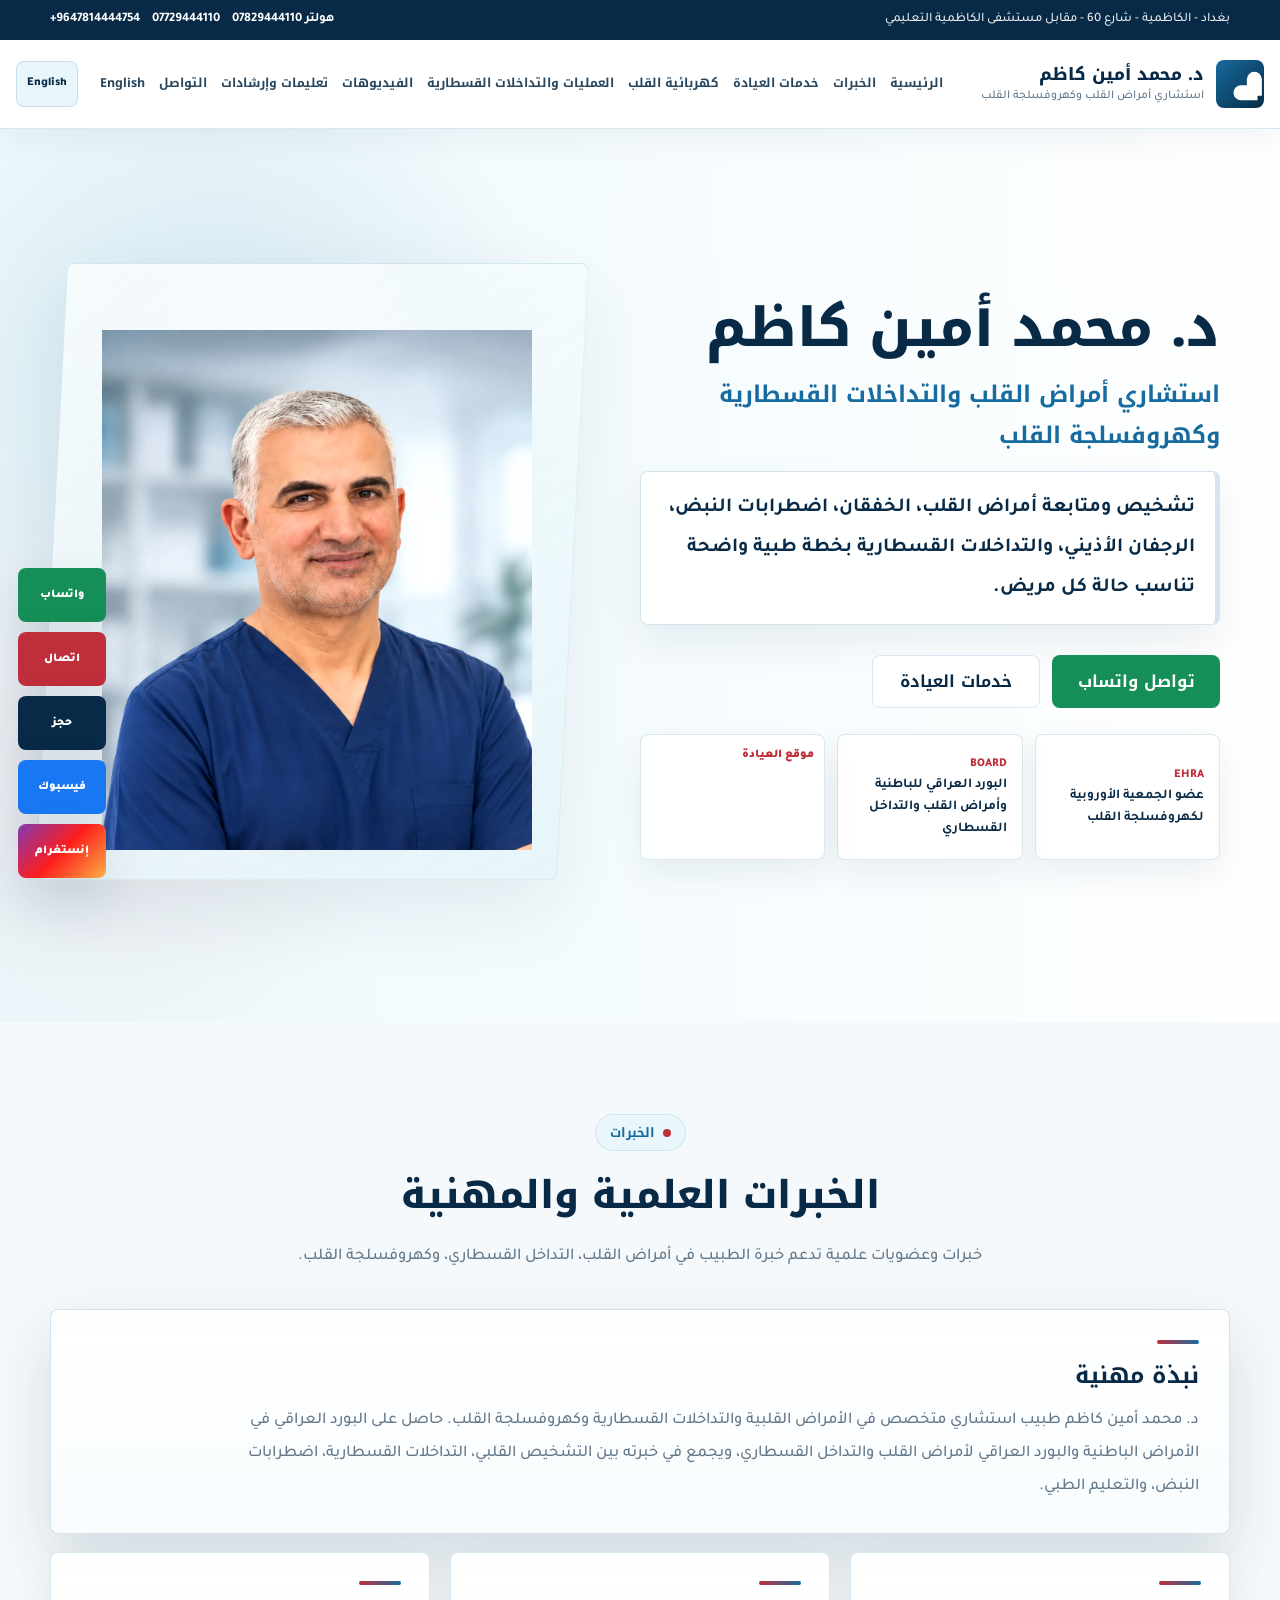
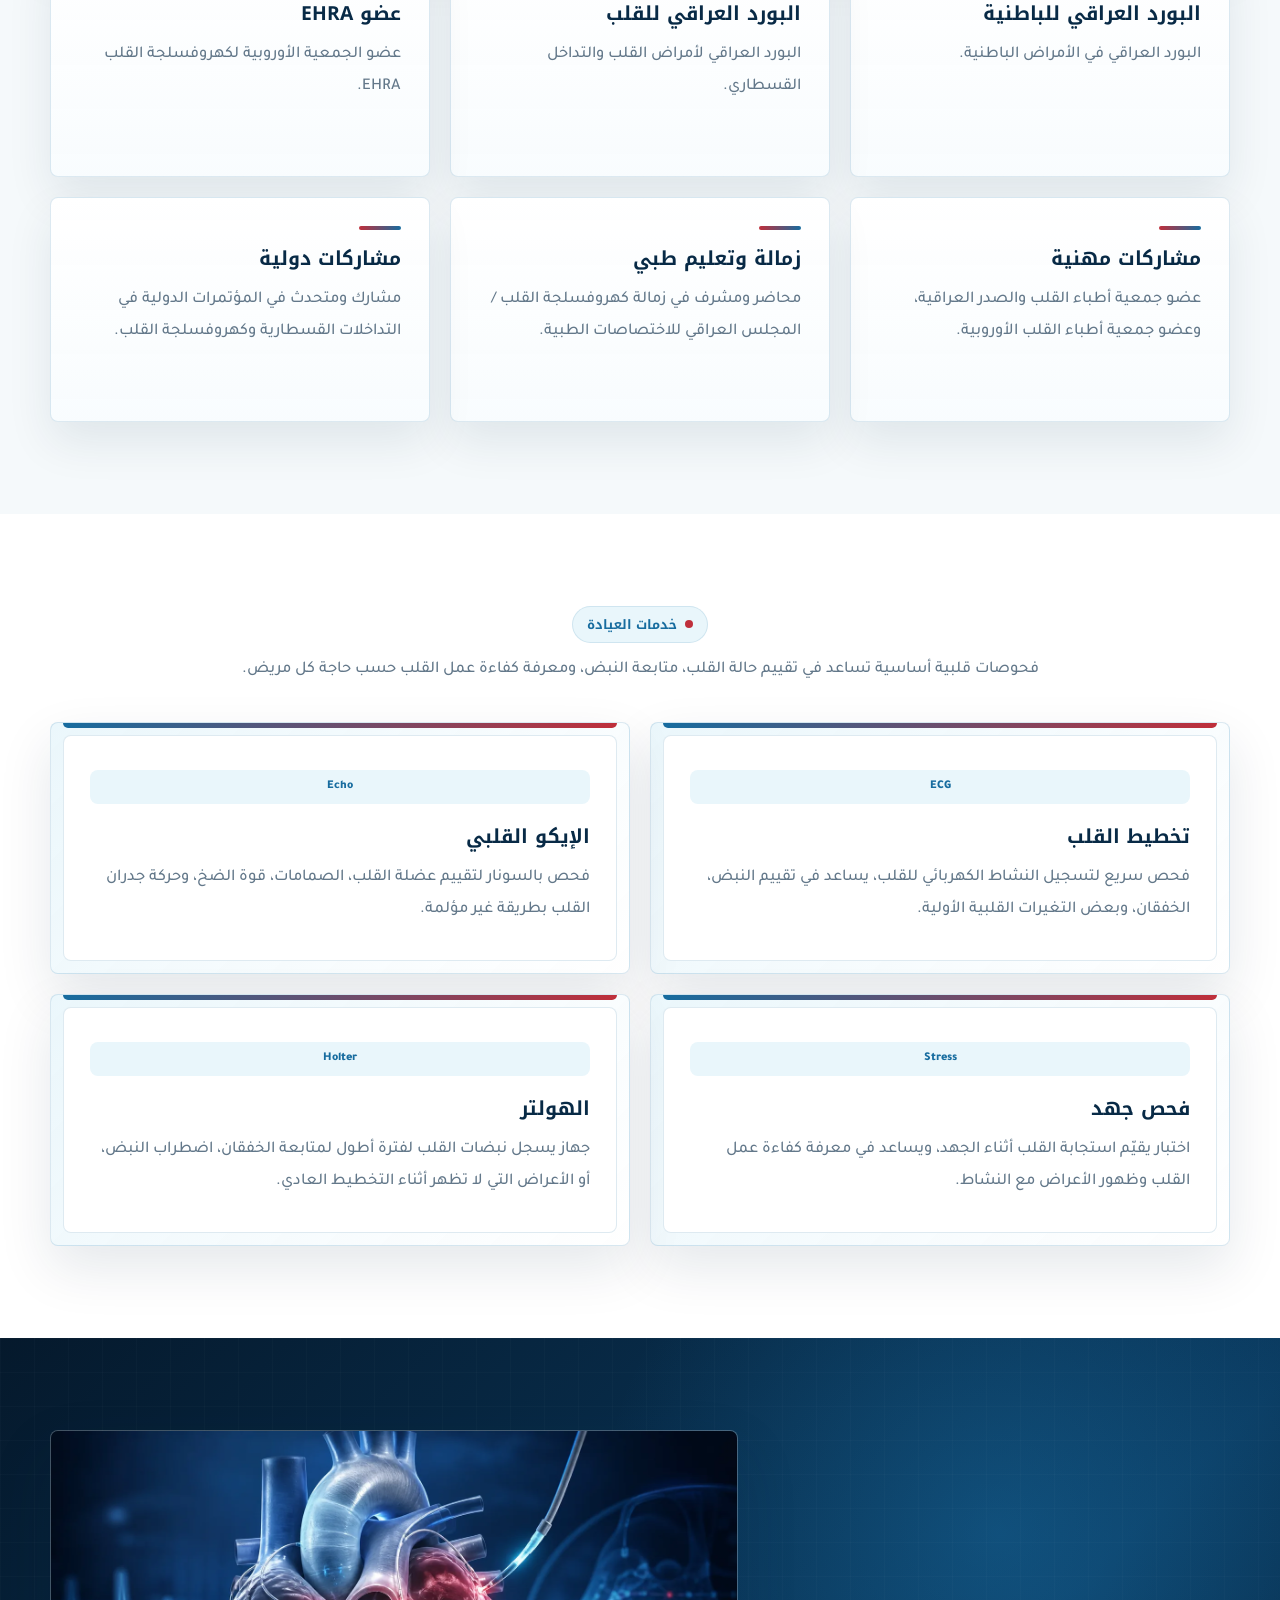
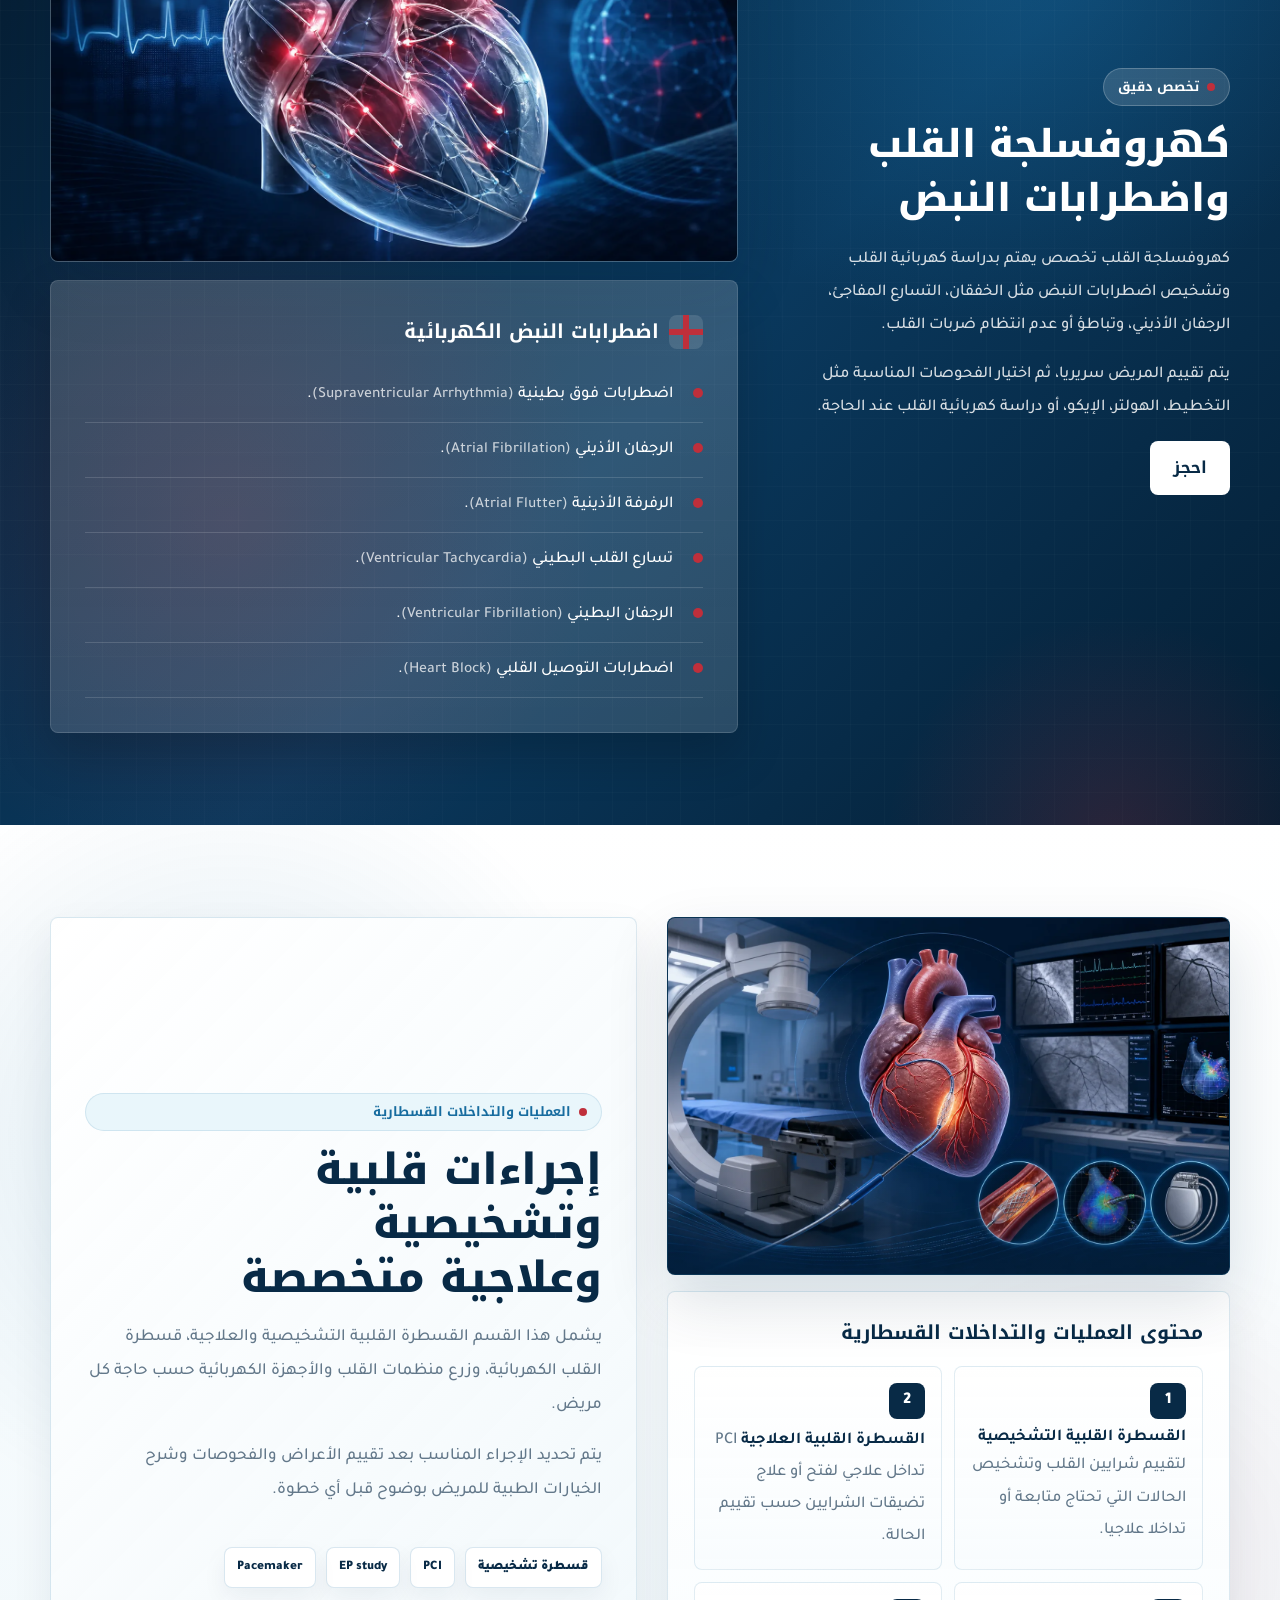
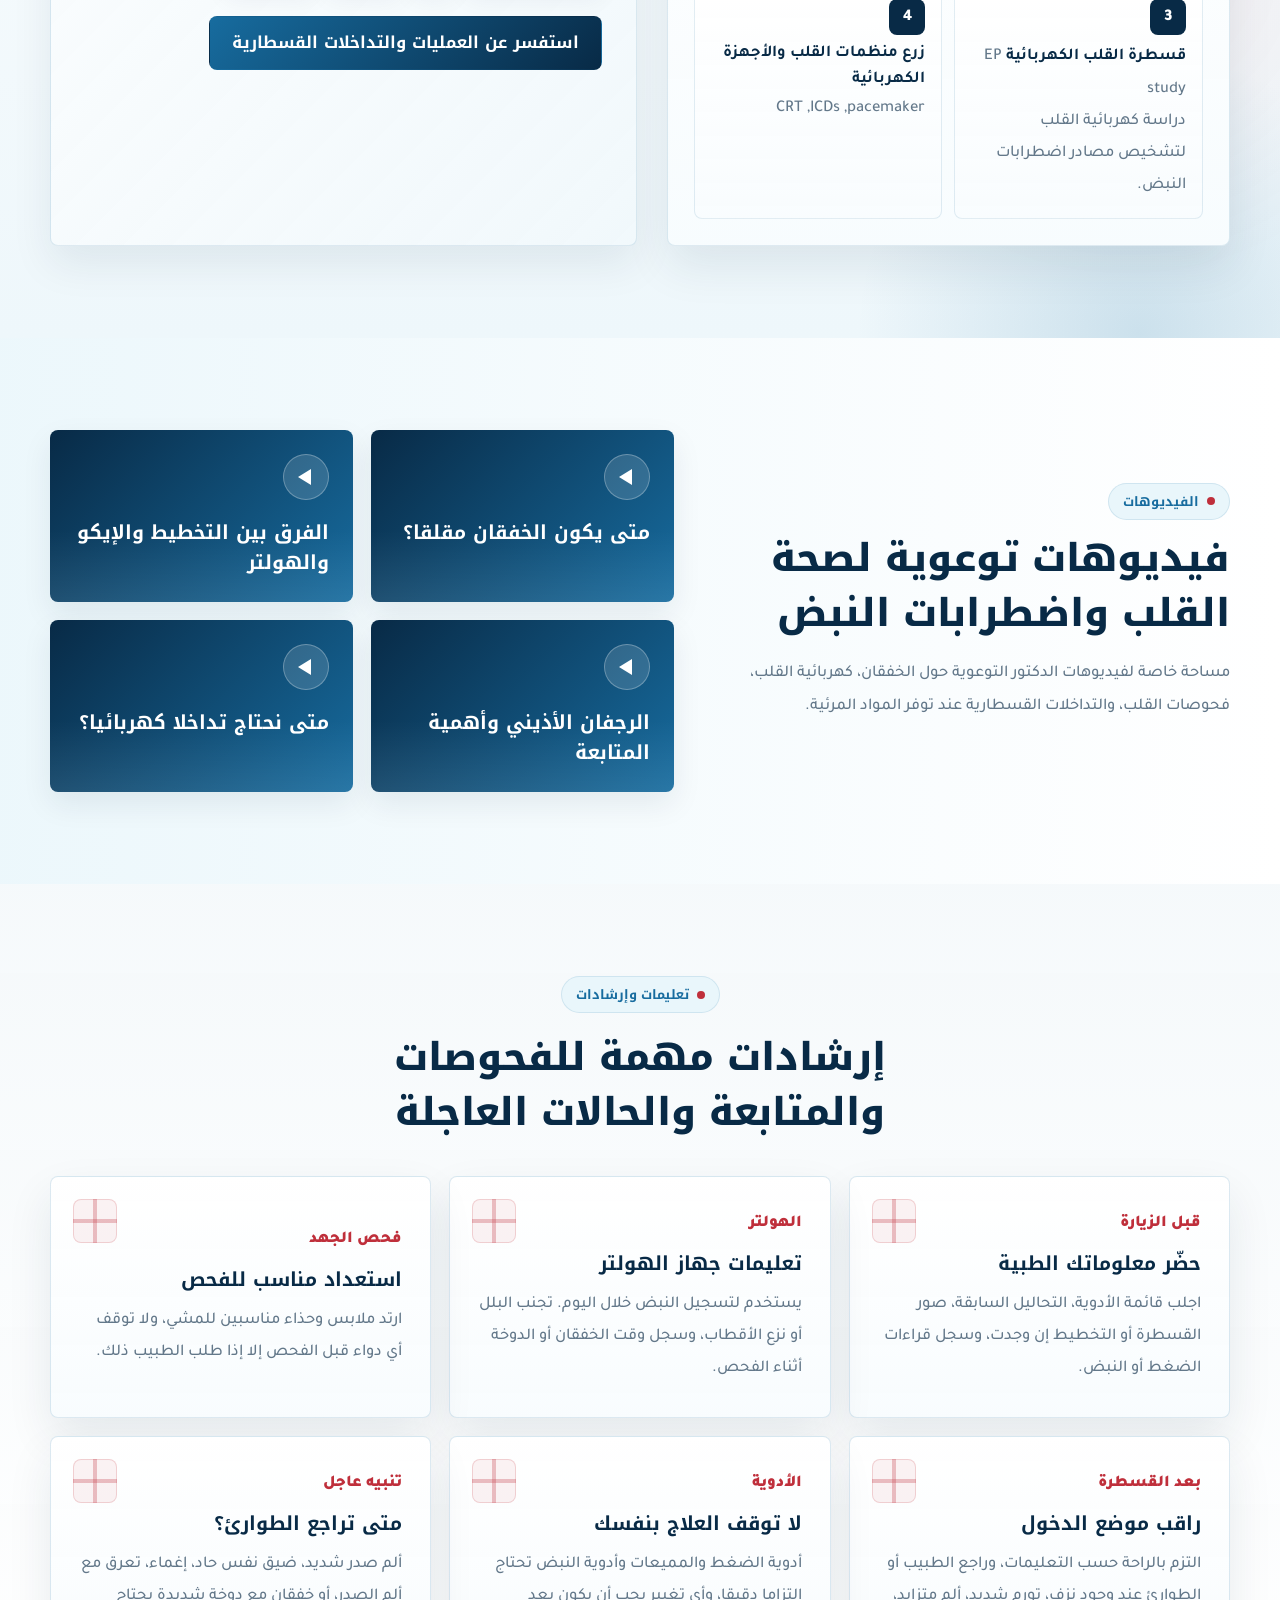
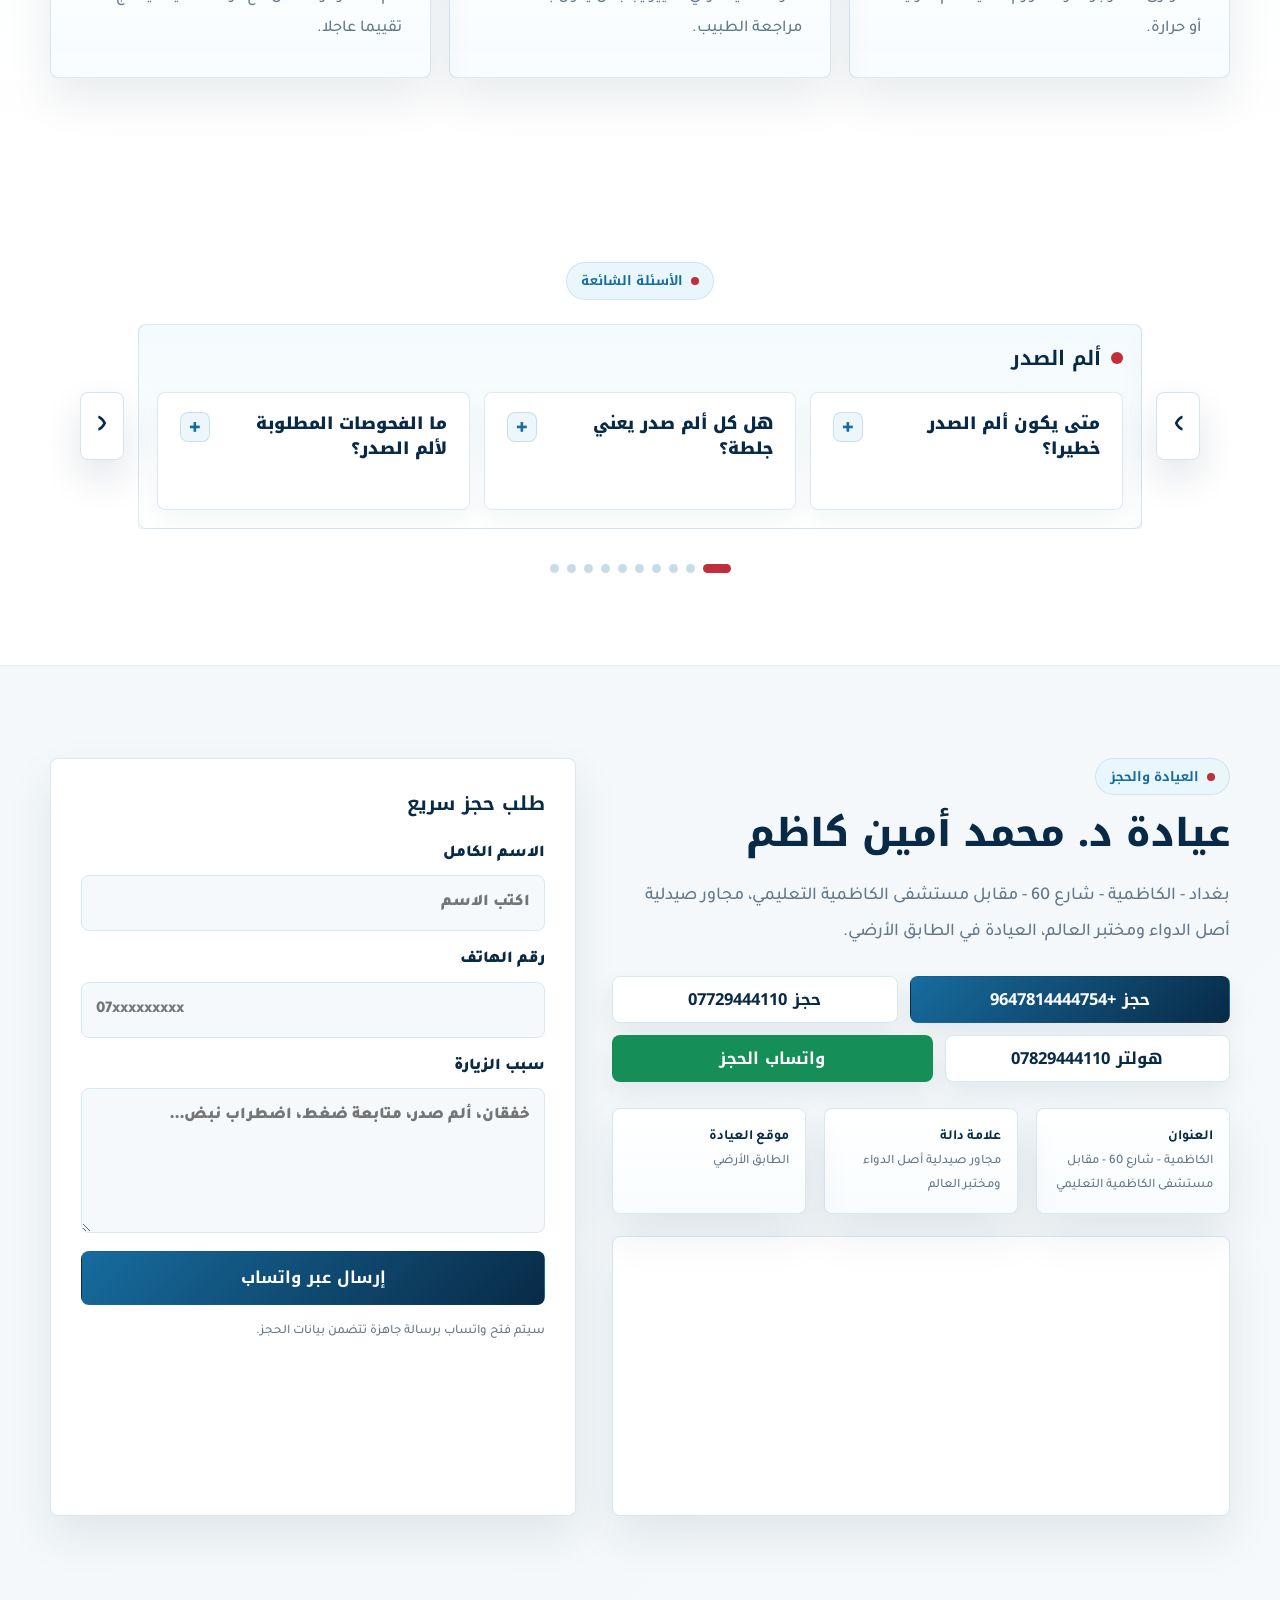
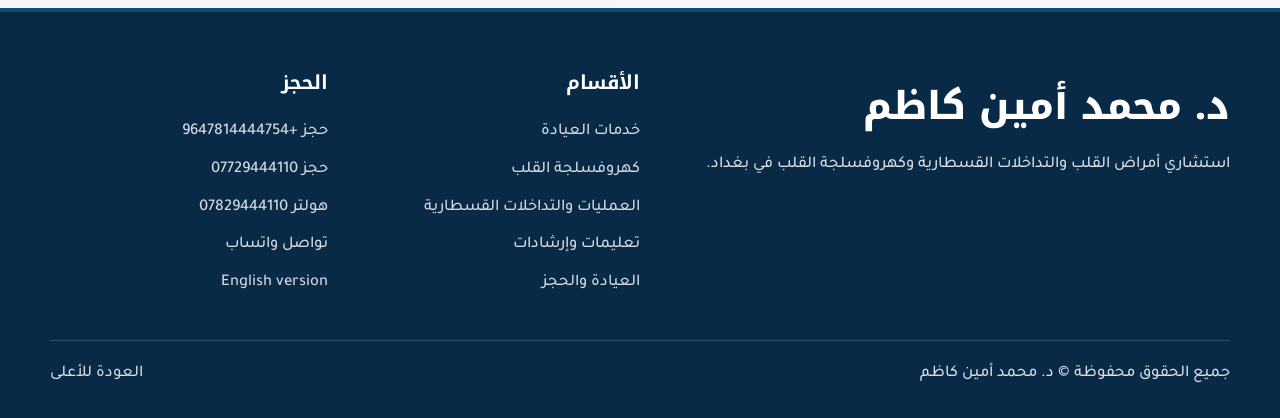
<file: index.html>
<!DOCTYPE html>
<html lang="ar" dir="rtl">
<head>
  <meta charset="UTF-8" />
  <meta name="viewport" content="width=device-width, initial-scale=1.0" />
  <title>د. محمد أمين كاظم | استشاري أمراض القلب وكهروفسلجة القلب في بغداد</title>
  <meta name="description" content="د. محمد أمين كاظم، استشاري أمراض القلب والتداخلات القسطارية وكهروفسلجة القلب في بغداد. تشخيص ومتابعة الخفقان، اضطرابات النبض، ألم الصدر، القسطرة القلبية وكهربائية القلب." />
  <meta name="keywords" content="دكتور قلب بغداد, دكتور قلب الكاظمية, كهروفسلجة القلب بغداد, كهربائية القلب, اضطرابات النبض, خفقان القلب, قسطرة القلب بغداد, د. محمد أمين كاظم" />
  <meta name="author" content="د. محمد أمين كاظم" />
  <meta name="theme-color" content="#082a46" />
  <link rel="canonical" href="index.html" />
  <meta property="og:title" content="د. محمد أمين كاظم | استشاري أمراض القلب وكهروفسلجة القلب في بغداد" />
  <meta property="og:description" content="رعاية قلبية متخصصة في بغداد لتشخيص ومتابعة الخفقان، اضطرابات النبض، الرجفان الأذيني، القسطرة القلبية، وكهروفسلجة القلب." />
  <meta property="og:type" content="website" />
  <meta property="og:url" content="index.html" />
  <meta property="og:site_name" content="عيادة د. محمد أمين كاظم" />
  <meta property="og:locale" content="ar_IQ" />
  <meta property="og:locale:alternate" content="en_US" />
  <meta property="og:image" content="assets/images/doctor-main.png" />
  <meta property="og:image:type" content="image/png" />
  <meta property="og:image:alt" content="د. محمد أمين كاظم استشاري أمراض القلب وكهروفسلجة القلب في بغداد" />
  <meta name="twitter:card" content="summary_large_image" />
  <meta name="twitter:title" content="د. محمد أمين كاظم | استشاري أمراض القلب في بغداد" />
  <meta name="twitter:description" content="تشخيص ومتابعة أمراض القلب، الخفقان، اضطرابات النبض، الرجفان الأذيني، والتداخلات القسطارية في بغداد." />
  <meta name="twitter:image" content="assets/images/doctor-main.png" />
  <meta name="twitter:image:alt" content="د. محمد أمين كاظم استشاري أمراض القلب" />
  <link rel="alternate" hreflang="ar" href="index.html" />
  <link rel="alternate" hreflang="en" href="index-en.html" />
  <link rel="alternate" hreflang="x-default" href="index.html" />
  <link rel="preconnect" href="https://fonts.googleapis.com" />
  <link rel="preconnect" href="https://fonts.gstatic.com" crossorigin />
  <link href="https://fonts.googleapis.com/css2?family=Manrope:wght@400;500;600;700;800&family=Noto+Kufi+Arabic:wght@400;500;600;700;800&family=Tajawal:wght@400;500;700;800;900&display=swap" rel="stylesheet" />
  <link rel="preload" href="assets/images/doctor-main.webp" as="image" type="image/webp" />
  <link rel="stylesheet" href="styles.css" />
  <script type="application/ld+json">
  {
    "@context": "https://schema.org",
    "@type": "Physician",
    "name": "د. محمد أمين كاظم",
    "url": "index.html",
    "image": "assets/images/doctor-main.png",
    "description": "استشاري أمراض القلب والتداخلات القسطارية وكهروفسلجة القلب في بغداد.",
    "medicalSpecialty": ["Cardiology", "Interventional Cardiology", "Cardiac Electrophysiology"],
    "telephone": ["+9647814444754", "+9647729444110", "+9647829444110"],
    "address": {
      "@type": "PostalAddress",
      "addressLocality": "بغداد",
      "streetAddress": "الكاظمية - شارع 60 - مقابل مستشفى الكاظمية التعليمي - مجاور صيدلية أصل الدواء ومختبر العالم - الطابق الأرضي",
      "addressCountry": "IQ"
    },
    "areaServed": "بغداد",
    "knowsAbout": ["أمراض القلب", "الخفقان", "اضطرابات النبض", "كهروفسلجة القلب", "التداخلات القسطارية", "الرجفان الأذيني"]
  }
  </script>
</head>
<body>
  <header class="site-header" id="top">
    <div class="top-strip">
      <div class="container top-strip-inner">
        <span>بغداد - الكاظمية - شارع 60 - مقابل مستشفى الكاظمية التعليمي</span>
        <div class="top-links">
          <a href="tel:+9647814444754">+9647814444754</a>
          <a href="tel:07729444110">07729444110</a>
          <a href="tel:07829444110">هولتر 07829444110</a>
        </div>
      </div>
    </div>
    <div class="container nav-wrap">
      <a class="brand" href="#home" aria-label="د. محمد أمين كاظم">
        <span class="brand-mark" aria-hidden="true">
          <span></span>
        </span>
        <span class="brand-text">
          <strong>د. محمد أمين كاظم</strong>
          <small>استشاري أمراض القلب وكهروفسلجة القلب</small>
        </span>
      </a>
      <button class="menu-toggle" type="button" aria-label="فتح القائمة" aria-expanded="false">
        <span></span><span></span><span></span>
      </button>
      <nav class="main-nav" aria-label="القائمة الرئيسية">
        <a href="#home">الرئيسية</a>
        <a href="#qualifications">الخبرات</a>
        <a href="#services">خدمات العيادة</a>
        <a href="#electrophysiology">كهربائية القلب</a>
        <a href="#interventions">العمليات والتداخلات القسطارية</a>
        <a href="#videos">الفيديوهات</a>
        <a href="#guidance">تعليمات وإرشادات</a>
        <a href="#contact">التواصل</a>
        <a class="nav-language-link" href="index-en.html" lang="en" hreflang="en">English</a>
      </nav>
      <a class="language-switch" href="index-en.html" lang="en" hreflang="en">English</a>
    </div>
  </header>

  <main>
    <section class="hero section-pad" id="home">
      <div class="container hero-grid">
        <div class="hero-content">
          <h1>د. محمد أمين كاظم</h1>
          <p class="lead">استشاري أمراض القلب والتداخلات القسطارية وكهروفسلجة القلب</p>
          <p class="hero-copy">تشخيص ومتابعة أمراض القلب، الخفقان، اضطرابات النبض، الرجفان الأذيني، والتداخلات القسطارية بخطة طبية واضحة تناسب حالة كل مريض.</p>
          <div class="hero-actions">
            <a class="btn btn-whatsapp" href="https://wa.me/9647814444754" target="_blank" rel="noopener">تواصل واتساب</a>
            <a class="btn btn-outline" href="#services">خدمات العيادة</a>
          </div>
          <div class="hero-badges" aria-label="معلومات تخصصية">
            <div>
              <span>EHRA</span>
              <strong>عضو الجمعية الأوروبية لكهروفسلجة القلب</strong>
            </div>
            <div>
              <span>Board</span>
              <strong>البورد العراقي للباطنية وأمراض القلب والتداخل القسطاري</strong>
            </div>
            <div class="map-badge">
              <span>موقع العيادة</span>
              <iframe
                title="خريطة عيادة د. محمد أمين كاظم"
                src="https://www.google.com/maps?q=%D8%A8%D8%BA%D8%AF%D8%A7%D8%AF%20%D8%A7%D9%84%D9%83%D8%A7%D8%B8%D9%85%D9%8A%D8%A9%20%D8%B4%D8%A7%D8%B1%D8%B9%2060%20%D9%85%D9%82%D8%A7%D8%A8%D9%84%20%D9%85%D8%B3%D8%AA%D8%B4%D9%81%D9%89%20%D8%A7%D9%84%D9%83%D8%A7%D8%B8%D9%85%D9%8A%D8%A9%20%D8%A7%D9%84%D8%AA%D8%B9%D9%84%D9%8A%D9%85%D9%8A&output=embed"
                loading="lazy"
                referrerpolicy="no-referrer-when-downgrade"></iframe>
            </div>
          </div>
        </div>
        <div class="hero-visual">
          <div class="doctor-frame">
            <picture>
              <source srcset="assets/images/doctor-main.webp" type="image/webp" />
              <img src="assets/images/doctor-main.png" alt="د. محمد أمين كاظم استشاري أمراض القلب" />
            </picture>
          </div>
        </div>
      </div>
    </section>

    <section class="section-pad soft-bg" id="qualifications">
      <div class="container">
        <div class="section-head">
          <span class="eyebrow">الخبرات</span>
          <h2>الخبرات العلمية والمهنية</h2>
          <p>خبرات وعضويات علمية تدعم خبرة الطبيب في أمراض القلب، التداخل القسطاري، وكهروفسلجة القلب.</p>
        </div>
        <article class="info-card wide-info profile-card-fixed"><h3>نبذة مهنية</h3><p>د. محمد أمين كاظم طبيب استشاري متخصص في الأمراض القلبية والتداخلات القسطارية وكهروفسلجة القلب. حاصل على البورد العراقي في الأمراض الباطنية والبورد العراقي لأمراض القلب والتداخل القسطاري، ويجمع في خبرته بين التشخيص القلبي، التداخلات القسطارية، اضطرابات النبض، والتعليم الطبي.</p></article>
        <div class="mobile-slider-controls" data-card-controls>
          <button type="button" data-card-prev aria-label="السابق">‹</button>
          <span data-card-count>1 / 6</span>
          <button type="button" data-card-next aria-label="التالي">›</button>
        </div>
        <div class="qualification-grid mobile-card-track" data-card-carousel>
          <article class="info-card"><h3>البورد العراقي للباطنية</h3><p>البورد العراقي في الأمراض الباطنية.</p></article>
          <article class="info-card"><h3>البورد العراقي للقلب</h3><p>البورد العراقي لأمراض القلب والتداخل القسطاري.</p></article>
          <article class="info-card"><h3>عضو EHRA</h3><p>عضو الجمعية الأوروبية لكهروفسلجة القلب EHRA.</p></article>
          <article class="info-card"><h3>مشاركات مهنية</h3><p>عضو جمعية أطباء القلب والصدر العراقية، وعضو جمعية أطباء القلب الأوروبية.</p></article>
          <article class="info-card"><h3>زمالة وتعليم طبي</h3><p>محاضر ومشرف في زمالة كهروفسلجة القلب / المجلس العراقي للاختصاصات الطبية.</p></article>
          <article class="info-card"><h3>مشاركات دولية</h3><p>مشارك ومتحدث في المؤتمرات الدولية في التداخلات القسطارية وكهروفسلجة القلب.</p></article>
        </div>
      </div>
    </section>

    <section class="section-pad" id="services">
      <div class="container">
        <div class="section-head">
          <span class="eyebrow">خدمات العيادة</span>
          <p>فحوصات قلبية أساسية تساعد في تقييم حالة القلب، متابعة النبض، ومعرفة كفاءة عمل القلب حسب حاجة كل مريض.</p>
        </div>
        <div class="service-grid">
          <article class="service-card">
            <div class="service-inner"><span>ECG</span><h3>تخطيط القلب</h3><p>فحص سريع لتسجيل النشاط الكهربائي للقلب، يساعد في تقييم النبض، الخفقان، وبعض التغيرات القلبية الأولية.</p></div>
          </article>
          <article class="service-card">
            <div class="service-inner"><span>Echo</span><h3>الإيكو القلبي</h3><p>فحص بالسونار لتقييم عضلة القلب، الصمامات، قوة الضخ، وحركة جدران القلب بطريقة غير مؤلمة.</p></div>
          </article>
          <article class="service-card">
            <div class="service-inner"><span>Stress</span><h3>فحص جهد</h3><p>اختبار يقيّم استجابة القلب أثناء الجهد، ويساعد في معرفة كفاءة عمل القلب وظهور الأعراض مع النشاط.</p></div>
          </article>
          <article class="service-card">
            <div class="service-inner"><span>Holter</span><h3>الهولتر</h3><p>جهاز يسجل نبضات القلب لفترة أطول لمتابعة الخفقان، اضطراب النبض، أو الأعراض التي لا تظهر أثناء التخطيط العادي.</p></div>
          </article>
        </div>
      </div>
    </section>

    <section class="section-pad deep-feature" id="electrophysiology">
      <div class="container split-grid">
        <div class="feature-copy">
          <span class="eyebrow light-eyebrow">تخصص دقيق</span>
          <h2>كهروفسلجة القلب واضطرابات النبض</h2>
          <p>كهروفسلجة القلب تخصص يهتم بدراسة كهربائية القلب وتشخيص اضطرابات النبض مثل الخفقان، التسارع المفاجئ، الرجفان الأذيني، وتباطؤ أو عدم انتظام ضربات القلب.</p>
          <p>يتم تقييم المريض سريريا، ثم اختيار الفحوصات المناسبة مثل التخطيط، الهولتر، الإيكو، أو دراسة كهربائية القلب عند الحاجة.</p>
          <a class="btn btn-light" href="#contact">احجز</a>
        </div>
        <div class="ep-stack">
          <figure class="ep-visual">
            <picture>
              <source srcset="assets/images/electrophysiology-visual.webp" type="image/webp" />
              <img src="assets/images/electrophysiology-visual.png" alt="صورة توضيحية احترافية لكهروفسلجة القلب واضطرابات النبض" loading="lazy" />
            </picture>
          </figure>
          <div class="dark-panel">
            <h3>اضطرابات النبض الكهربائية</h3>
            <ul>
              <li>اضطرابات فوق بطينية <span>(Supraventricular Arrhythmia)</span>.</li>
              <li>الرجفان الأذيني <span>(Atrial Fibrillation)</span>.</li>
              <li>الرفرفة الأذينية <span>(Atrial Flutter)</span>.</li>
              <li>تسارع القلب البطيني <span>(Ventricular Tachycardia)</span>.</li>
              <li>الرجفان البطيني <span>(Ventricular Fibrillation)</span>.</li>
              <li>اضطرابات التوصيل القلبي <span>(Heart Block)</span>.</li>
            </ul>
          </div>
        </div>
      </div>
    </section>

    <section class="section-pad interventions-section" id="interventions">
      <div class="container split-grid reverse-on-mobile">
        <div class="intervention-showcase">
          <figure class="intervention-visual">
            <picture>
              <source srcset="assets/images/interventions-visual.webp" type="image/webp" />
              <img src="assets/images/interventions-visual.png" alt="صورة توضيحية لعمليات القسطرة القلبية والتداخلات الكهربائية" loading="lazy" />
            </picture>
          </figure>
          <div class="timeline-card">
            <h3>محتوى العمليات والتداخلات القسطارية</h3>
            <div class="mobile-slider-controls" data-card-controls>
              <button type="button" data-card-prev aria-label="السابق">‹</button>
              <span data-card-count>1 / 4</span>
              <button type="button" data-card-next aria-label="التالي">›</button>
            </div>
            <ol class="mobile-card-track" data-card-carousel>
              <li><strong>القسطرة القلبية التشخيصية</strong><span>لتقييم شرايين القلب وتشخيص الحالات التي تحتاج متابعة أو تداخلا علاجيا.</span></li>
              <li><strong>القسطرة القلبية العلاجية <span class="inline-ltr">PCI</span></strong><span>تداخل علاجي لفتح أو علاج تضيقات الشرايين حسب تقييم الحالة.</span></li>
              <li><strong>قسطرة القلب الكهربائية <span class="inline-ltr">EP study</span></strong><span>دراسة كهربائية القلب لتشخيص مصادر اضطرابات النبض.</span></li>
              <li><strong>زرع منظمات القلب والأجهزة الكهربائية</strong><span><span class="inline-ltr">pacemaker</span>, <span class="inline-ltr">ICDs</span>, <span class="inline-ltr">CRT</span></span></li>
            </ol>
          </div>
        </div>
        <div class="intervention-copy">
          <span class="eyebrow">العمليات والتداخلات القسطارية</span>
          <h2>إجراءات قلبية وتشخيصية وعلاجية متخصصة</h2>
          <p>يشمل هذا القسم القسطرة القلبية التشخيصية والعلاجية، قسطرة القلب الكهربائية، وزرع منظمات القلب والأجهزة الكهربائية حسب حاجة كل مريض.</p>
          <p>يتم تحديد الإجراء المناسب بعد تقييم الأعراض والفحوصات وشرح الخيارات الطبية للمريض بوضوح قبل أي خطوة.</p>
          <div class="cath-tags" aria-label="مجالات العمليات والتداخلات القسطارية">
            <span>قسطرة تشخيصية</span>
            <span>PCI</span>
            <span>EP study</span>
            <span>Pacemaker</span>
          </div>
          <a class="btn btn-primary" href="tel:07729444110">استفسر عن العمليات والتداخلات القسطارية</a>
        </div>
      </div>
    </section>

    <section class="section-pad video-section" id="videos">
      <div class="container split-grid">
        <div>
          <span class="eyebrow">الفيديوهات</span>
          <h2>فيديوهات توعوية لصحة القلب واضطرابات النبض</h2>
          <p>مساحة خاصة لفيديوهات الدكتور التوعوية حول الخفقان، كهربائية القلب، فحوصات القلب، والتداخلات القسطارية عند توفر المواد المرئية.</p>
        </div>
        <div class="mobile-slider-controls" data-card-controls>
          <button type="button" data-card-prev aria-label="السابق">‹</button>
          <span data-card-count>1 / 4</span>
          <button type="button" data-card-next aria-label="التالي">›</button>
        </div>
        <div class="video-grid mobile-card-track" data-card-carousel>
          <article class="video-card"><span></span><h3>متى يكون الخفقان مقلقا؟</h3></article>
          <article class="video-card"><span></span><h3>الفرق بين التخطيط والإيكو والهولتر</h3></article>
          <article class="video-card"><span></span><h3>الرجفان الأذيني وأهمية المتابعة</h3></article>
          <article class="video-card"><span></span><h3>متى نحتاج تداخلا كهربائيا؟</h3></article>
        </div>
      </div>
    </section>

    <section class="section-pad guidance-section" id="guidance">
      <div class="container">
        <div class="section-head">
          <span class="eyebrow">تعليمات وإرشادات</span>
          <h2>إرشادات مهمة للفحوصات والمتابعة والحالات العاجلة</h2>
        </div>
        <div class="mobile-slider-controls" data-card-controls>
          <button type="button" data-card-prev aria-label="السابق">‹</button>
          <span data-card-count>1 / 6</span>
          <button type="button" data-card-next aria-label="التالي">›</button>
        </div>
        <div class="article-grid guidance-grid mobile-card-track" data-card-carousel>
          <article class="article-card"><span>قبل الزيارة</span><h3>حضّر معلوماتك الطبية</h3><p>اجلب قائمة الأدوية، التحاليل السابقة، صور القسطرة أو التخطيط إن وجدت، وسجل قراءات الضغط أو النبض.</p></article>
          <article class="article-card"><span>الهولتر</span><h3>تعليمات جهاز الهولتر</h3><p>يستخدم لتسجيل النبض خلال اليوم. تجنب البلل أو نزع الأقطاب، وسجل وقت الخفقان أو الدوخة أثناء الفحص.</p></article>
          <article class="article-card"><span>فحص الجهد</span><h3>استعداد مناسب للفحص</h3><p>ارتد ملابس وحذاء مناسبين للمشي، ولا توقف أي دواء قبل الفحص إلا إذا طلب الطبيب ذلك.</p></article>
          <article class="article-card"><span>بعد القسطرة</span><h3>راقب موضع الدخول</h3><p>التزم بالراحة حسب التعليمات، وراجع الطبيب أو الطوارئ عند وجود نزف، تورم شديد، ألم متزايد، أو حرارة.</p></article>
          <article class="article-card"><span>الأدوية</span><h3>لا توقف العلاج بنفسك</h3><p>أدوية الضغط والمميعات وأدوية النبض تحتاج التزاما دقيقا، وأي تغيير يجب أن يكون بعد مراجعة الطبيب.</p></article>
          <article class="article-card"><span>تنبيه عاجل</span><h3>متى تراجع الطوارئ؟</h3><p>ألم صدر شديد، ضيق نفس حاد، إغماء، تعرق مع ألم الصدر، أو خفقان مع دوخة شديدة يحتاج تقييما عاجلا.</p></article>
        </div>
      </div>
    </section>

    <section class="section-pad" id="faq">
      <div class="container faq-grid">
        <div>
          <span class="eyebrow">الأسئلة الشائعة</span>
        </div>
        <div class="faq-carousel" data-faq-carousel>
          <button class="faq-arrow faq-arrow-prev" type="button" aria-label="المحور السابق" data-faq-prev>›</button>
          <div class="faq-list" tabindex="0">
          <section class="faq-category" id="faq-chest">
            <h3>ألم الصدر</h3>
            <article class="faq-item"><button type="button">متى يكون ألم الصدر خطيرا؟</button><p>إذا كان الألم شديدا، جديدا، أو يرافقه ضيق نفس، تعرق، غثيان، دوخة، أو يمتد للكتف أو الذراع أو الفك، يجب التعامل معه كحالة طارئة ومراجعة الطوارئ فورا.</p></article>
            <article class="faq-item"><button type="button">هل كل ألم صدر يعني جلطة؟</button><p>ليس دائما؛ فقد يكون السبب من القلب أو المعدة أو العضلات أو الرئة، لكن الطبيب يبدأ عادة باستبعاد الأسباب القلبية المهمة لأنها قد تكون خطيرة.</p></article>
            <article class="faq-item"><button type="button">ما الفحوصات المطلوبة لألم الصدر؟</button><p>حسب الحالة قد يحتاج المريض إلى تخطيط قلب، تحاليل إنزيمات القلب، إيكو، فحص جهد، أو قسطرة إذا كانت النتائج تستدعي ذلك.</p></article>
          </section>

          <section class="faq-category" id="faq-palpitations">
            <h3>خفقان القلب</h3>
            <article class="faq-item"><button type="button">متى أراجع الطبيب بسبب الخفقان؟</button><p>إذا كان الخفقان متكررا، يطول، يزداد، أو يرافقه ألم صدر، إغماء، دوخة شديدة أو ضيق نفس، يحتاج إلى تقييم طبي.</p></article>
            <article class="faq-item"><button type="button">هل الخفقان دائما خطير؟</button><p>لا، بعض الحالات تكون بسبب قلق، منبهات، قلة نوم أو إجهاد، لكن الخفقان المتكرر قد يكون علامة على اضطراب في نظم القلب.</p></article>
            <article class="faq-item"><button type="button">ما الفحوصات التي تكشف سبب الخفقان؟</button><p>أهم الفحوصات: تخطيط القلب، الهولتر، الإيكو، تحاليل الدم، وأحيانا دراسة كهربائية القلب حسب تقييم الطبيب.</p></article>
          </section>

          <section class="faq-category" id="faq-rhythm">
            <h3>اضطرابات نبض القلب</h3>
            <article class="faq-item"><button type="button">ما معنى اضطراب النبض؟</button><p>يعني أن النبض قد يكون سريعا جدا، بطيئا جدا، أو غير منتظم، وقد يظهر كخفقان أو دوخة أو تعب أو ضيق نفس.</p></article>
            <article class="faq-item"><button type="button">متى يكون اضطراب النبض طارئا؟</button><p>إذا صاحبه ألم صدر، ضيق نفس شديد أو إغماء، يجب مراجعة الطوارئ؛ لأن بعض اضطرابات النبض تحتاج تدخلا عاجلا.</p></article>
            <article class="faq-item"><button type="button">هل اضطرابات النبض لها علاج؟</button><p>نعم، العلاج قد يكون أدوية، تنظيم نمط الحياة، صدمات كهربائية منظمة، كي بالقسطرة، أو أجهزة حسب نوع الاضطراب وشدته.</p></article>
          </section>

          <section class="faq-category" id="faq-af">
            <h3>الرجفان الأذيني</h3>
            <article class="faq-item"><button type="button">ما هو الرجفان الأذيني؟</button><p>هو نوع من اضطراب نبض القلب يكون فيه النبض غير منتظم، وقد يشعر المريض بخفقان، تعب، ضيق نفس أو دوخة.</p></article>
            <article class="faq-item"><button type="button">هل الرجفان الأذيني خطير؟</button><p>قد يزيد خطر الجلطات إذا لم يتابع بشكل صحيح، لذلك يحدد الطبيب الحاجة إلى مميعات الدم أو أدوية تنظيم النبض حسب حالة المريض.</p></article>
            <article class="faq-item"><button type="button">ما علاج الرجفان الأذيني؟</button><p>العلاج قد يشمل أدوية لتنظيم سرعة النبض، مميعات، أدوية لإرجاع النظم الطبيعي، تقويم نظم القلب، أو كي بالقسطرة في حالات مختارة.</p></article>
          </section>

          <section class="faq-category" id="faq-bp">
            <h3>ارتفاع ضغط الدم</h3>
            <article class="faq-item"><button type="button">هل ارتفاع الضغط يسبب أعراضا؟</button><p>غالبا لا يسبب أعراضا واضحة، ولهذا يسمى أحيانا القاتل الصامت، ويحتاج قياسا منتظما وليس الاعتماد على الإحساس فقط.</p></article>
            <article class="faq-item"><button type="button">متى أبدأ علاج الضغط؟</button><p>القرار يعتمد على قراءات الضغط المتكررة، العمر، وجود السكري أو أمراض الكلى أو القلب، وخطر الجلطات. العلاج قد يشمل تغيير نمط الحياة وأدوية حسب مرحلة الضغط والخطر العام.</p></article>
            <article class="faq-item"><button type="button">هل أترك دواء الضغط إذا تحسنت القراءة؟</button><p>لا توقف الدواء من نفسك. إذا تحسنت القراءات، الطبيب هو من يقرر تقليل العلاج أو تعديله.</p></article>
          </section>

          <section class="faq-category" id="faq-cath">
            <h3>قسطرة القلب التشخيصية</h3>
            <article class="faq-item"><button type="button">متى يحتاج المريض إلى قسطرة قلب؟</button><p>قد تطلب القسطرة عند وجود ألم صدر، نتائج غير طبيعية بفحص الجهد أو التخطيط، اشتباه بتضيق شرايين، أو الحاجة لتقييم دقيق لشرايين القلب.</p></article>
            <article class="faq-item"><button type="button">ماذا أفعل قبل القسطرة؟</button><p>عادة يطلب الفريق الطبي الصيام عدة ساعات، إبلاغ الطبيب بكل الأدوية خصوصا المميعات وأدوية السكري، وإخبار الفريق عن أي حساسية أو مرض كلى أو حمل.</p></article>
            <article class="faq-item"><button type="button">هل القسطرة مؤلمة؟</button><p>غالبا تجرى بتخدير موضعي ومهدئ بسيط، وقد يشعر المريض بضغط أو انزعاج بسيط في مكان الدخول، وليس ألما شديدا عادة.</p></article>
          </section>

          <section class="faq-category" id="faq-after-cath">
            <h3>بعد القسطرة أو الدعامة</h3>
            <article class="faq-item"><button type="button">ماذا أفعل بعد القسطرة؟</button><p>الراحة، شرب السوائل إذا سمح الطبيب، مراقبة مكان القسطرة، إبقاء المنطقة نظيفة وجافة، وتجنب الجهد حسب تعليمات الطبيب.</p></article>
            <article class="faq-item"><button type="button">متى أرجع للحركة والعمل؟</button><p>حسب نوع القسطرة ومكان الدخول. غالبا ينصح بتجنب حمل الأشياء الثقيلة والجهد الشديد لفترة قصيرة، وقد تكون العودة للعمل بعد أيام أو أسبوع حسب الحالة والعمل.</p></article>
            <article class="faq-item"><button type="button">هل أستطيع إيقاف المميعات بعد الدعامة؟</button><p>لا، إيقاف المميعات أو مضادات الصفيحات بدون رأي الطبيب قد يسبب انسداد الدعامة أو جلطة. يجب الالتزام بالدواء كما وصفه الطبيب.</p></article>
          </section>

          <section class="faq-category" id="faq-ep">
            <h3>كهروفسلجة القلب</h3>
            <article class="faq-item"><button type="button">ما هي كهروفسلجة القلب؟</button><p>هي فحوصات وتقييمات متخصصة لدراسة كهربائية القلب ومعرفة مصدر اضطراب النبض، خصوصا عند الخفقان المتكرر أو التسارع المفاجئ.</p></article>
            <article class="faq-item"><button type="button">متى يحتاج المريض دراسة كهربائية القلب؟</button><p>عند وجود خفقان متكرر، تسارع مفاجئ، إغماء غير واضح السبب، أو اضطراب نبض لم يظهر بشكل كاف في الفحوصات العادية.</p></article>
            <article class="faq-item"><button type="button">هل ممكن علاج الخفقان بالقسطرة الكهربائية؟</button><p>بعض أنواع اضطرابات النبض يمكن علاجها بالكي بالقسطرة، وهو من الإجراءات المستخدمة لإيقاف الإشارات الكهربائية غير الطبيعية في القلب.</p></article>
          </section>

          <section class="faq-category" id="faq-echo">
            <h3>الإيكو القلبي</h3>
            <article class="faq-item"><button type="button">ما هو الإيكو؟</button><p>الإيكو هو سونار للقلب يوضح حركة القلب، قوة الضخ، الصمامات، وحركة الدم داخل القلب.</p></article>
            <article class="faq-item"><button type="button">متى يحتاج المريض إيكو؟</button><p>قد يطلب عند ضيق النفس، ألم الصدر، النفخة القلبية، ضعف عضلة القلب، أمراض الصمامات، أو متابعة حالة قلبية معروفة.</p></article>
            <article class="faq-item"><button type="button">هل الإيكو مؤلم؟</button><p>لا، هو فحص غير مؤلم غالبا، ويستخدم الموجات الصوتية لتصوير القلب.</p></article>
          </section>

          <section class="faq-category" id="faq-stress">
            <h3>فحص الجهد</h3>
            <article class="faq-item"><button type="button">لماذا يطلب الطبيب فحص الجهد؟</button><p>يستخدم لتقييم القلب أثناء الجهد، وقد يساعد في تشخيص مشاكل شرايين القلب أو بعض اضطرابات النبض.</p></article>
            <article class="faq-item"><button type="button">هل فحص الجهد مناسب لكل المرضى؟</button><p>لا، الطبيب يقرر حسب العمر، الأعراض، التخطيط، الضغط، والقدرة على المشي. بعض المرضى يحتاجون فحوصات بديلة.</p></article>
            <article class="faq-item"><button type="button">هل أوقف أدويتي قبل فحص الجهد؟</button><p>لا توقف أي دواء إلا إذا طلب الطبيب ذلك؛ لأن بعض الأدوية قد تؤثر على نتيجة الفحص أو على سلامة المريض.</p></article>
          </section>
          </div>
          <button class="faq-arrow faq-arrow-next" type="button" aria-label="المحور التالي" data-faq-next>‹</button>
          <div class="faq-dots" aria-label="مؤشر محاور الأسئلة" data-faq-dots></div>
        </div>
      </div>
    </section>

    <section class="section-pad contact-section" id="contact">
      <div class="container contact-grid">
        <div>
          <span class="eyebrow">العيادة والحجز</span>
          <h2>عيادة د. محمد أمين كاظم</h2>
          <p class="address">بغداد - الكاظمية - شارع 60 - مقابل مستشفى الكاظمية التعليمي، مجاور صيدلية أصل الدواء ومختبر العالم، العيادة في الطابق الأرضي.</p>
          <div class="contact-actions">
            <a class="btn btn-primary action-book-main" href="tel:+9647814444754">حجز +9647814444754</a>
            <a class="btn btn-outline action-book-call" href="tel:07729444110">حجز 07729444110</a>
            <a class="btn btn-outline action-holter" href="tel:07829444110">هولتر 07829444110</a>
            <a class="btn btn-whatsapp action-book-whatsapp" href="https://wa.me/9647814444754" target="_blank" rel="noopener">واتساب الحجز</a>
          </div>
          <div class="clinic-details">
            <div><strong>العنوان</strong><span>الكاظمية - شارع 60 - مقابل مستشفى الكاظمية التعليمي</span></div>
            <div><strong>علامة دالة</strong><span>مجاور صيدلية أصل الدواء ومختبر العالم</span></div>
            <div><strong>موقع العيادة</strong><span>الطابق الأرضي</span></div>
          </div>
          <div class="map-panel" aria-label="موقع العيادة على الخريطة">
            <iframe
              title="موقع عيادة د. محمد أمين كاظم"
              src="https://www.google.com/maps?q=%D8%A8%D8%BA%D8%AF%D8%A7%D8%AF%20%D8%A7%D9%84%D9%83%D8%A7%D8%B8%D9%85%D9%8A%D8%A9%20%D8%B4%D8%A7%D8%B1%D8%B9%2060%20%D9%85%D9%82%D8%A7%D8%A8%D9%84%20%D9%85%D8%B3%D8%AA%D8%B4%D9%81%D9%89%20%D8%A7%D9%84%D9%83%D8%A7%D8%B8%D9%85%D9%8A%D8%A9%20%D8%A7%D9%84%D8%AA%D8%B9%D9%84%D9%8A%D9%85%D9%8A&output=embed"
              loading="lazy"
              referrerpolicy="no-referrer-when-downgrade"></iframe>
          </div>
        </div>
        <form class="booking-form" action="https://wa.me/9647814444754" target="_blank">
          <h3>طلب حجز سريع</h3>
          <label>الاسم الكامل<input type="text" name="name" placeholder="اكتب الاسم" autocomplete="name" /></label>
          <label>رقم الهاتف<input type="tel" name="phone" placeholder="07xxxxxxxxx" autocomplete="tel" /></label>
          <label>سبب الزيارة<textarea name="message" rows="4" placeholder="خفقان، ألم صدر، متابعة ضغط، اضطراب نبض..."></textarea></label>
          <button class="btn btn-primary" type="submit">إرسال عبر واتساب</button>
          <p>سيتم فتح واتساب برسالة جاهزة تتضمن بيانات الحجز.</p>
        </form>
      </div>
    </section>
  </main>

  <footer class="site-footer">
    <div class="container footer-grid">
      <div>
        <h2>د. محمد أمين كاظم</h2>
        <p>استشاري أمراض القلب والتداخلات القسطارية وكهروفسلجة القلب في بغداد.</p>
      </div>
      <div>
        <h3>الأقسام</h3>
        <a href="#services">خدمات العيادة</a>
        <a href="#electrophysiology">كهروفسلجة القلب</a>
        <a href="#interventions">العمليات والتداخلات القسطارية</a>
        <a href="#guidance">تعليمات وإرشادات</a>
        <a href="#contact">العيادة والحجز</a>
      </div>
      <div>
        <h3>الحجز</h3>
        <a href="tel:+9647814444754">حجز +9647814444754</a>
        <a href="tel:07729444110">حجز 07729444110</a>
        <a href="tel:07829444110">هولتر 07829444110</a>
        <a href="https://wa.me/9647814444754" target="_blank" rel="noopener">تواصل واتساب</a>
        <a href="index-en.html" lang="en" hreflang="en">English version</a>
      </div>
    </div>
    <div class="container footer-bottom">
      <span>جميع الحقوق محفوظة © د. محمد أمين كاظم</span>
      <a href="#top">العودة للأعلى</a>
    </div>
  </footer>

  <div class="floating-actions" aria-label="أزرار تواصل سريعة">
    <a class="floating-whatsapp" href="https://wa.me/9647814444754" target="_blank" rel="noopener" aria-label="تواصل واتساب">واتساب</a>
    <a class="floating-call" href="tel:07729444110" aria-label="اتصال للحجز">اتصال</a>
    <a class="floating-booking" href="#contact" aria-label="حجز موعد">حجز</a>
    <a class="floating-facebook" href="https://www.facebook.com/profile.php?id=61590721949825" target="_blank" rel="noopener" aria-label="صفحة فيسبوك">فيسبوك</a>
    <a class="floating-instagram" href="https://www.instagram.com/dr.mohammed.amin.kazim/" target="_blank" rel="noopener" aria-label="صفحة إنستغرام">إنستغرام</a>
  </div>

  <nav class="mobile-quickbar" aria-label="تواصل سريع">
    <a class="quick-call" href="tel:07729444110">اتصال</a>
    <a class="quick-whatsapp" href="https://wa.me/9647814444754" target="_blank" rel="noopener">واتساب</a>
    <a class="quick-book" href="#contact">حجز</a>
    <a class="quick-facebook" href="https://www.facebook.com/profile.php?id=61590721949825" target="_blank" rel="noopener">فيسبوك</a>
    <a class="quick-instagram" href="https://www.instagram.com/dr.mohammed.amin.kazim/" target="_blank" rel="noopener">إنستغرام</a>
  </nav>

  <script src="script.js"></script>
</body>
</html>
</file>
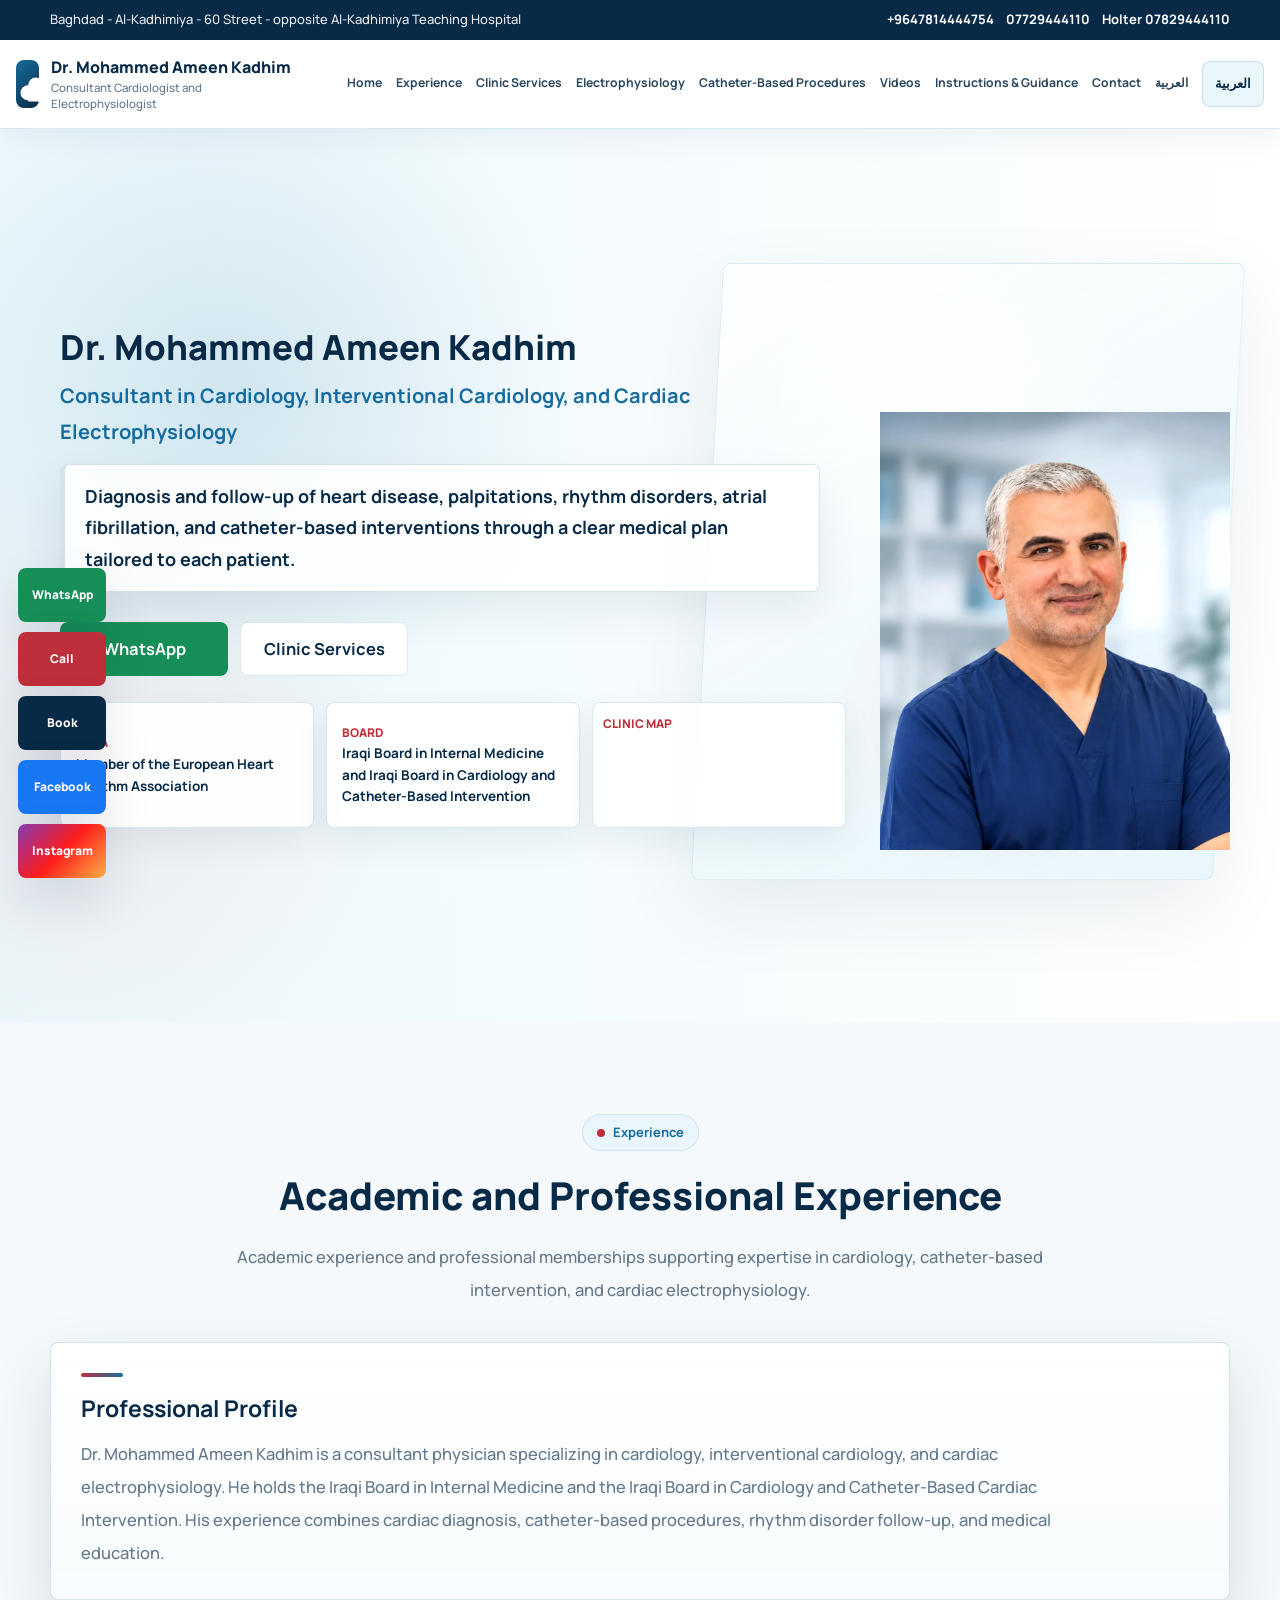
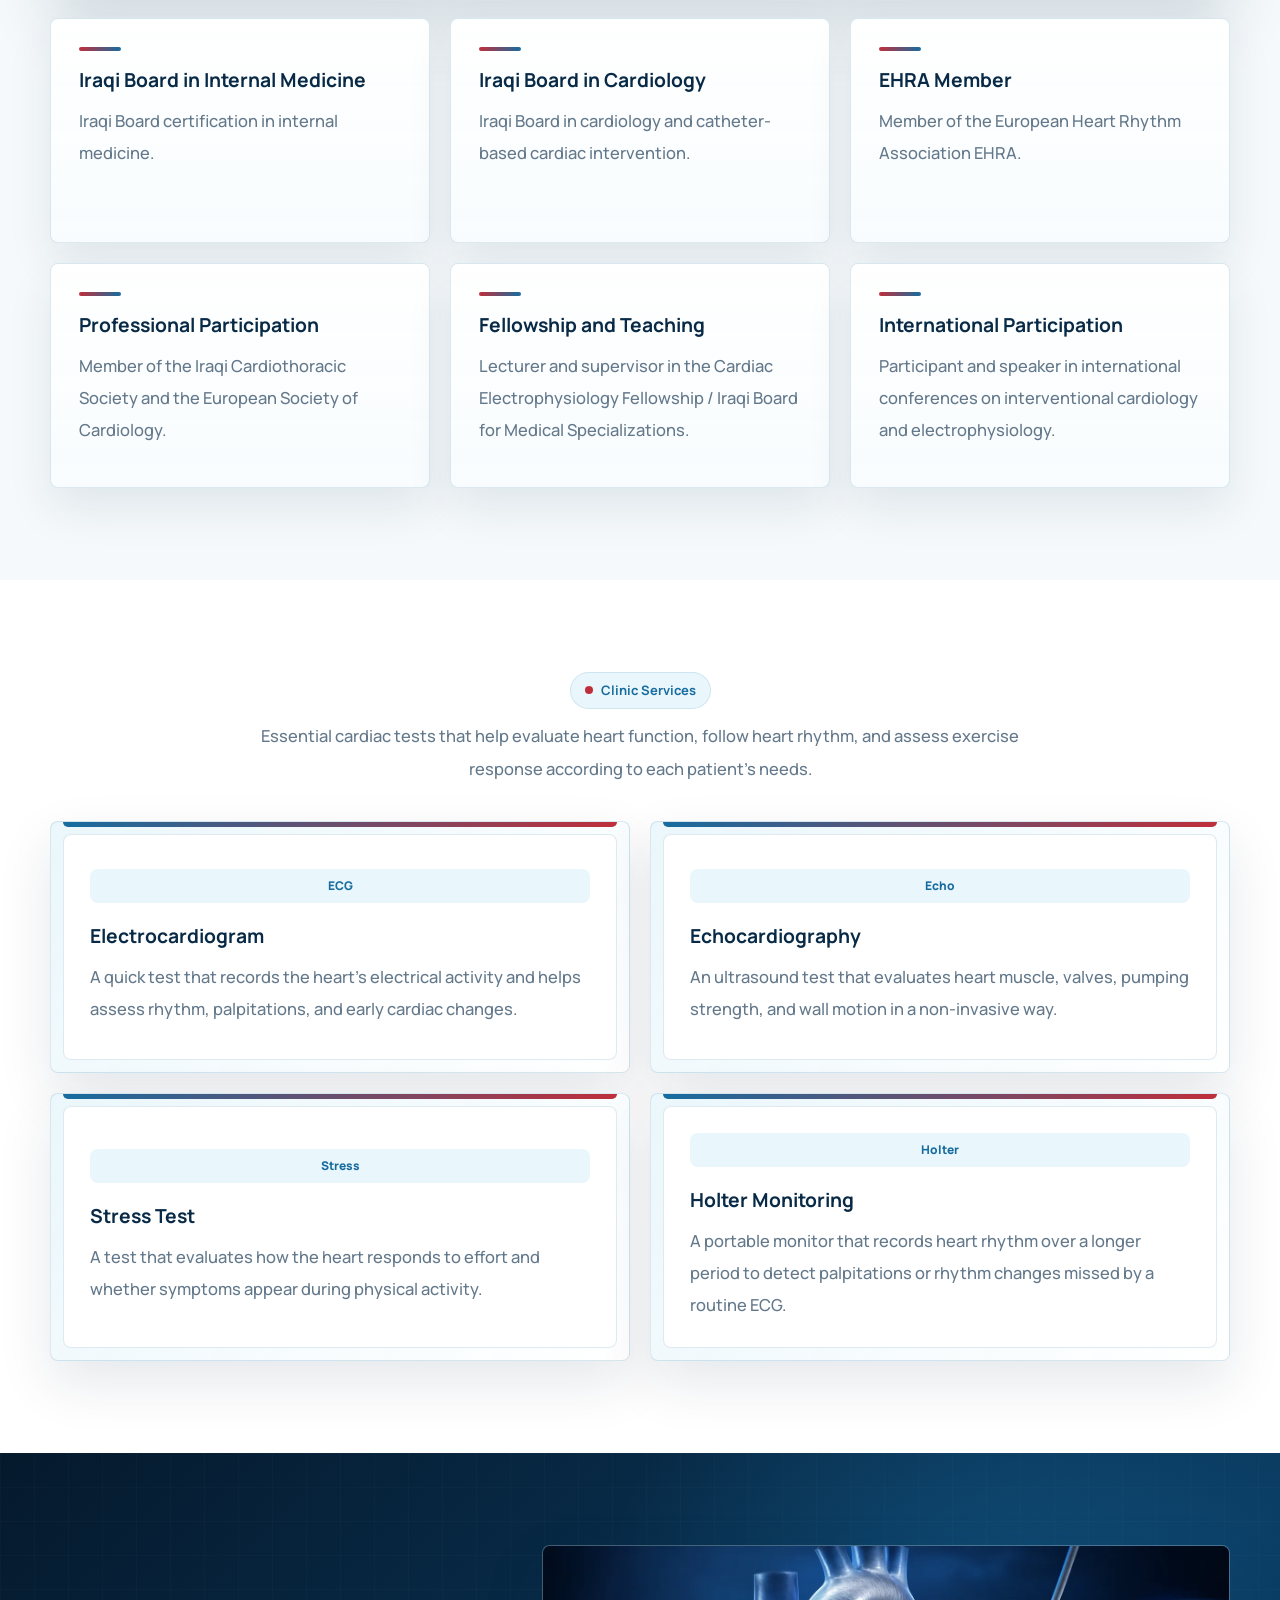
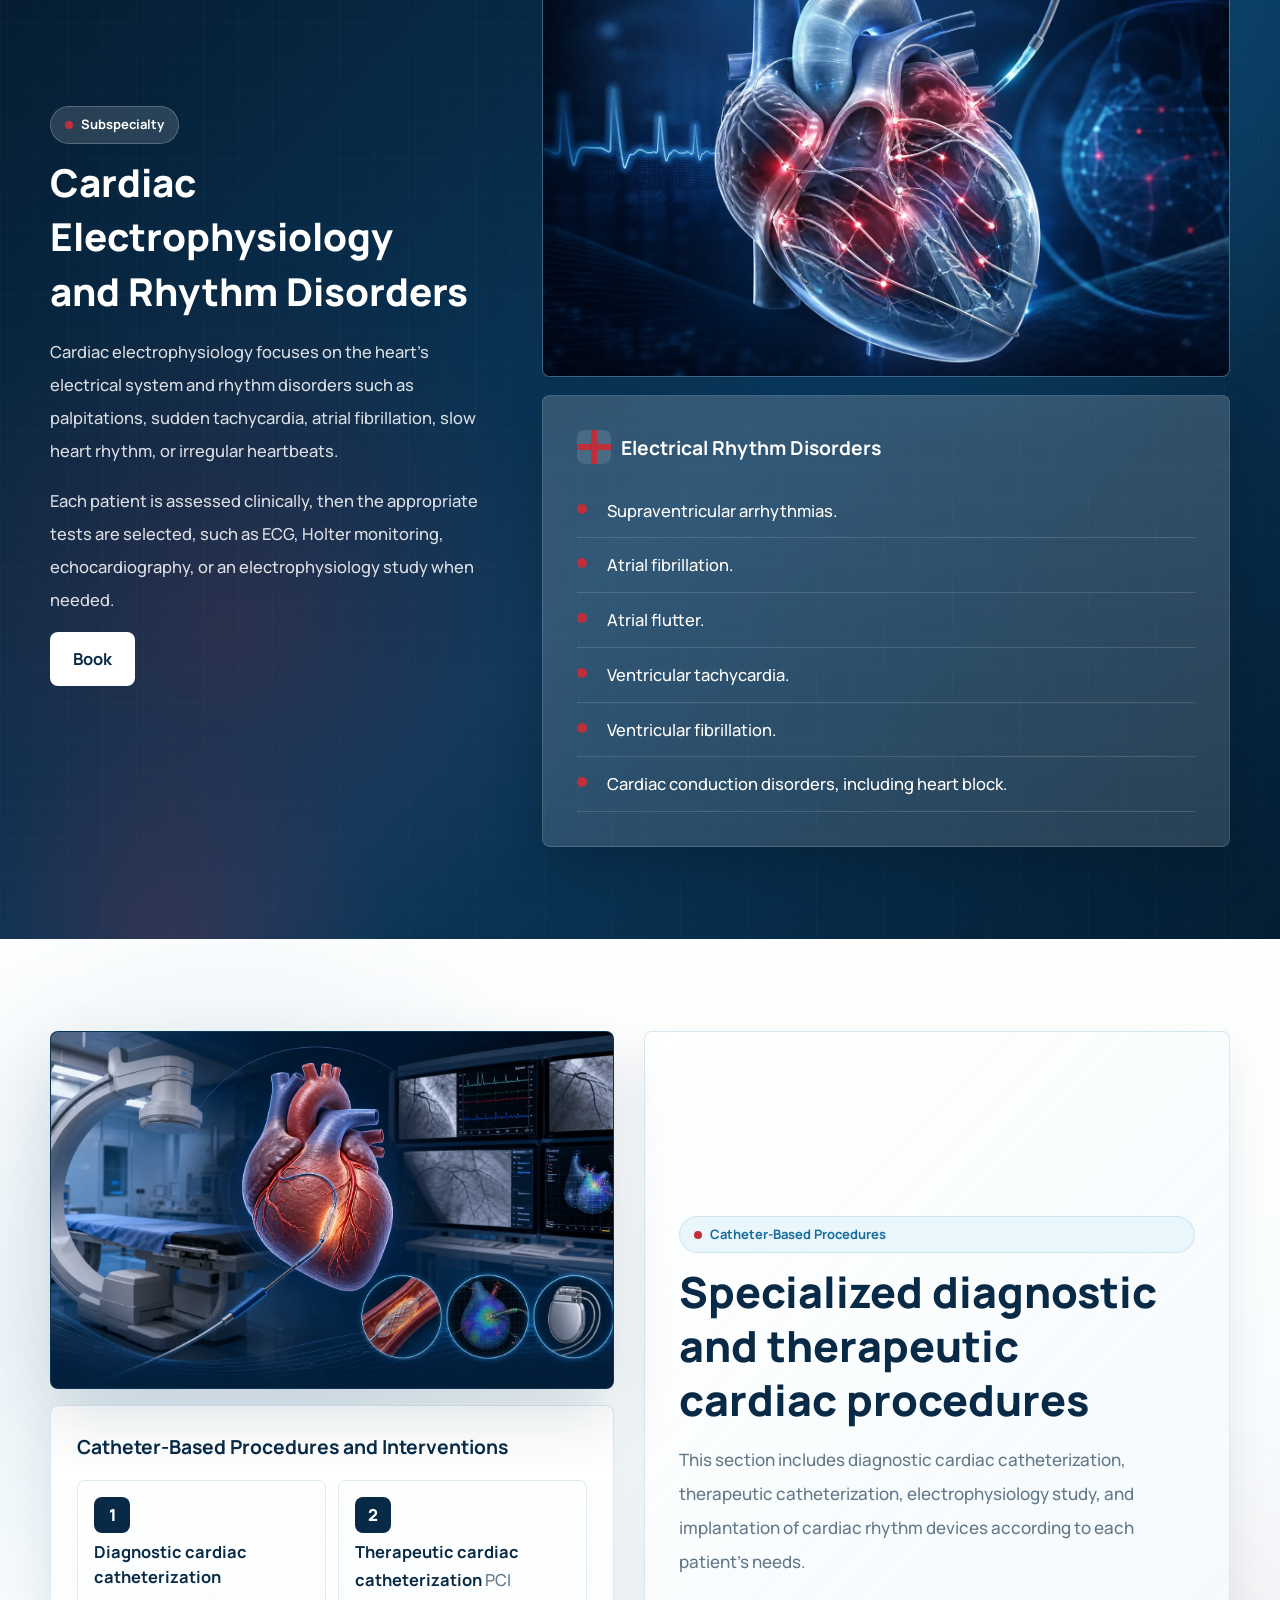
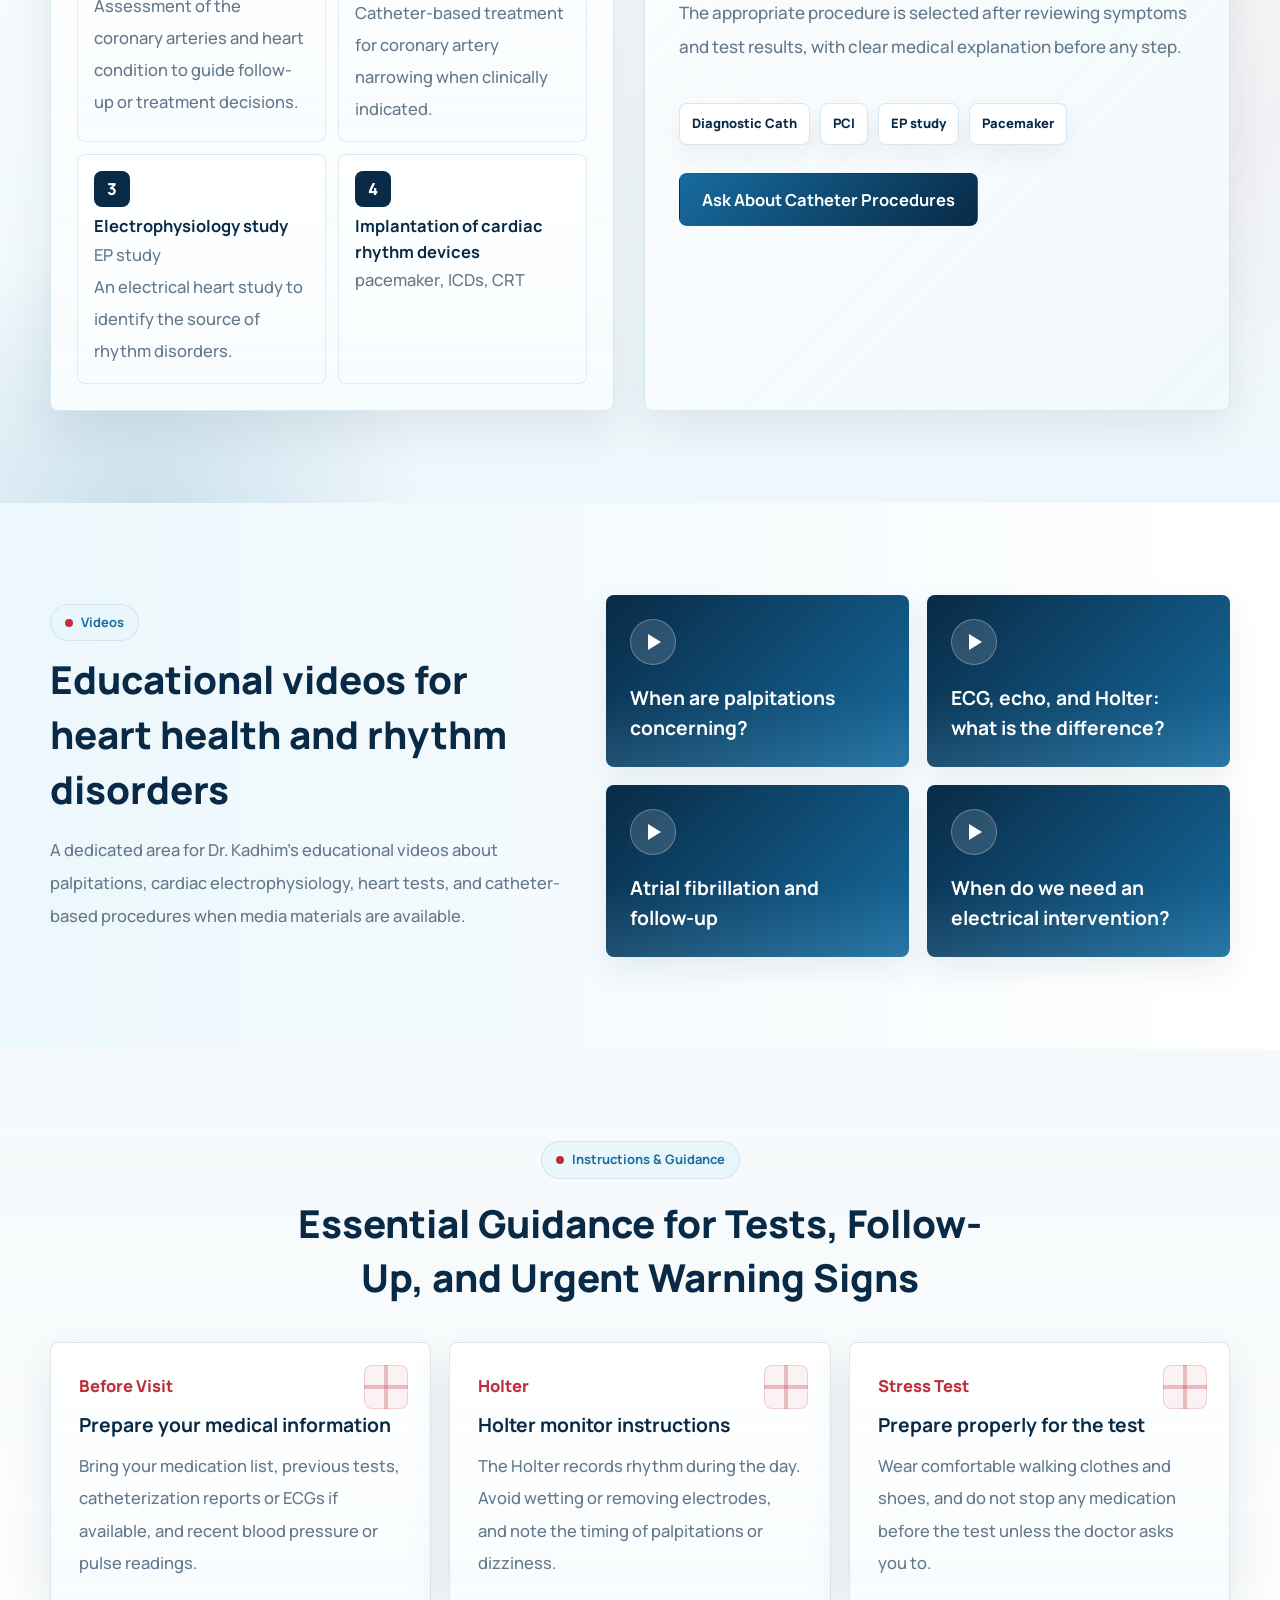
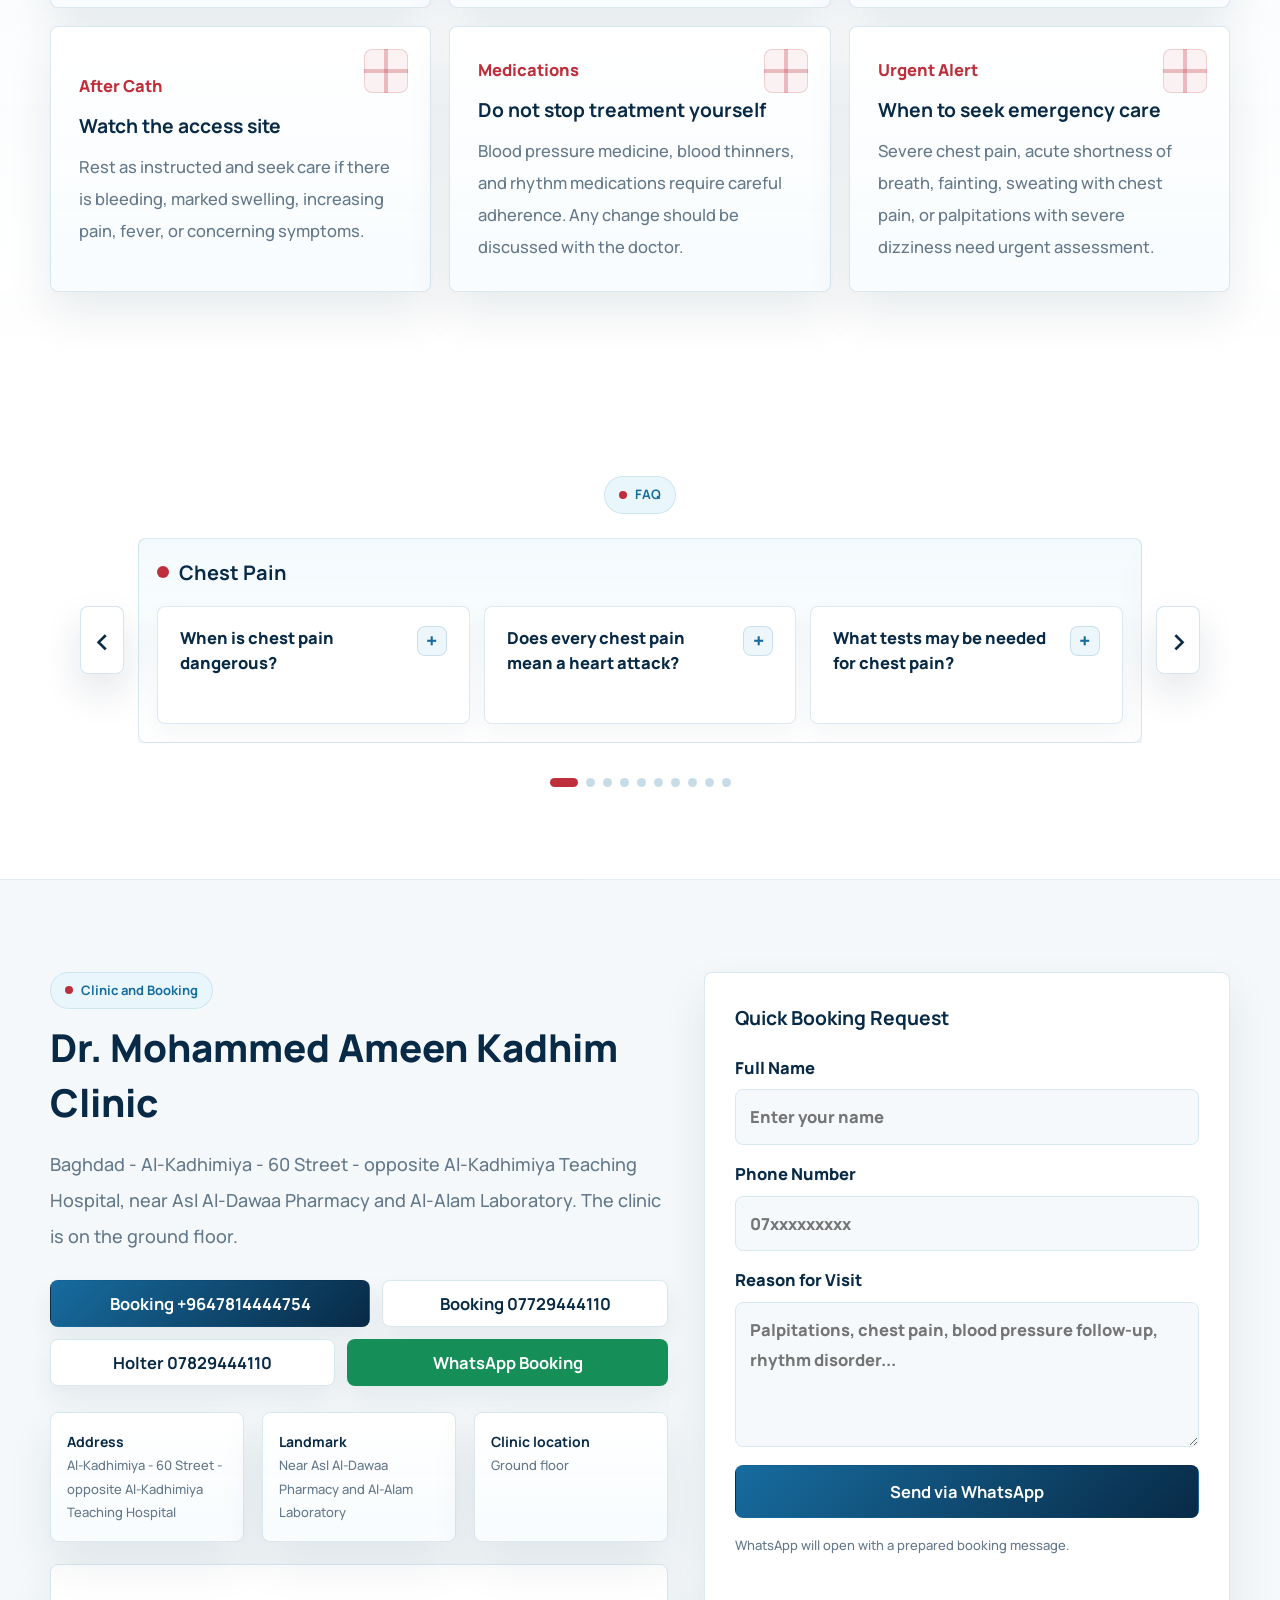
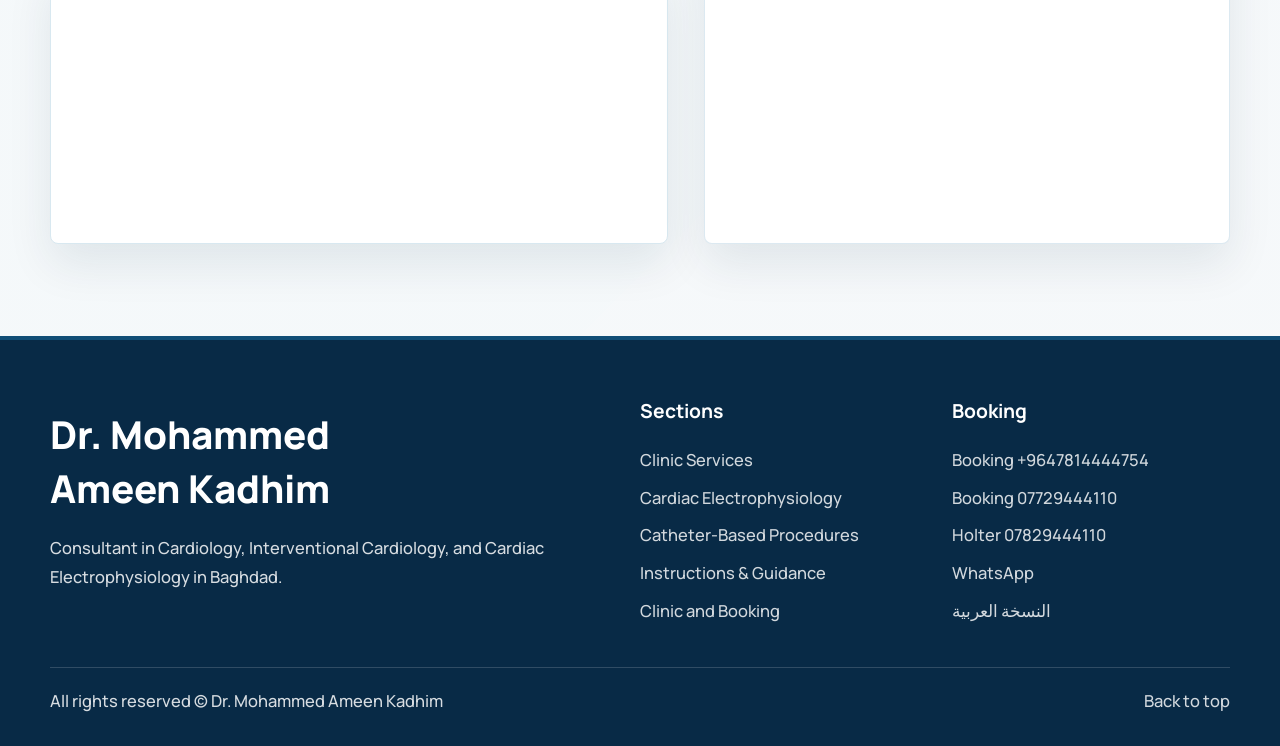
<file: index-en.html>
<!DOCTYPE html>
<html lang="en" dir="ltr">
<head>
  <meta charset="UTF-8" />
  <meta name="viewport" content="width=device-width, initial-scale=1.0" />
  <title>Dr. Mohammed Ameen Kadhim | Consultant Cardiologist in Baghdad</title>
  <meta name="description" content="Dr. Mohammed Ameen Kadhim, consultant cardiologist specializing in interventional cardiology and cardiac electrophysiology in Baghdad. Evaluation of palpitations, arrhythmias, chest pain, catheter-based interventions, and heart rhythm disorders." />
  <meta name="keywords" content="cardiologist Baghdad, cardiologist Al-Kadhimiya, Kadhimiya cardiologist, electrophysiology Baghdad, heart rhythm specialist, palpitations, arrhythmia, cardiac catheterization Baghdad, Dr. Mohammed Ameen Kadhim" />
  <meta name="author" content="Dr. Mohammed Ameen Kadhim" />
  <meta name="theme-color" content="#082a46" />
  <link rel="canonical" href="index-en.html" />
  <meta property="og:title" content="Dr. Mohammed Ameen Kadhim | Consultant Cardiologist and Electrophysiologist in Baghdad" />
  <meta property="og:description" content="Specialized cardiac care in Baghdad for palpitations, rhythm disorders, atrial fibrillation, cardiac catheterization, and electrophysiology." />
  <meta property="og:type" content="website" />
  <meta property="og:url" content="index-en.html" />
  <meta property="og:site_name" content="Dr. Mohammed Ameen Kadhim Clinic" />
  <meta property="og:locale" content="en_US" />
  <meta property="og:locale:alternate" content="ar_IQ" />
  <meta property="og:image" content="assets/images/doctor-main.png" />
  <meta property="og:image:type" content="image/png" />
  <meta property="og:image:alt" content="Dr. Mohammed Ameen Kadhim, consultant cardiologist and electrophysiologist in Baghdad" />
  <meta name="twitter:card" content="summary_large_image" />
  <meta name="twitter:title" content="Dr. Mohammed Ameen Kadhim | Consultant Cardiologist in Baghdad" />
  <meta name="twitter:description" content="Diagnosis and follow-up of heart disease, palpitations, rhythm disorders, atrial fibrillation, and catheter-based interventions in Baghdad." />
  <meta name="twitter:image" content="assets/images/doctor-main.png" />
  <meta name="twitter:image:alt" content="Dr. Mohammed Ameen Kadhim, consultant cardiologist" />
  <link rel="alternate" hreflang="ar" href="index.html" />
  <link rel="alternate" hreflang="en" href="index-en.html" />
  <link rel="alternate" hreflang="x-default" href="index.html" />
  <link rel="preconnect" href="https://fonts.googleapis.com" />
  <link rel="preconnect" href="https://fonts.gstatic.com" crossorigin />
  <link href="https://fonts.googleapis.com/css2?family=Manrope:wght@400;500;600;700;800&family=Noto+Kufi+Arabic:wght@400;500;600;700;800&family=Tajawal:wght@400;500;700;800;900&display=swap" rel="stylesheet" />
  <link rel="preload" href="assets/images/doctor-main.webp" as="image" type="image/webp" />
  <link rel="stylesheet" href="styles.css" />
  <script type="application/ld+json">
  {
    "@context": "https://schema.org",
    "@type": "Physician",
    "name": "Dr. Mohammed Ameen Kadhim",
    "url": "index-en.html",
    "image": "assets/images/doctor-main.png",
    "description": "Consultant cardiologist specializing in interventional cardiology and cardiac electrophysiology in Baghdad.",
    "medicalSpecialty": ["Cardiology", "Interventional Cardiology", "Cardiac Electrophysiology"],
    "telephone": ["+9647814444754", "+9647729444110", "+9647829444110"],
    "address": {
      "@type": "PostalAddress",
      "addressLocality": "Baghdad",
      "streetAddress": "Al-Kadhimiya - 60 Street - opposite Al-Kadhimiya Teaching Hospital - near Asl Al-Dawaa Pharmacy and Al-Alam Laboratory - ground floor",
      "addressCountry": "IQ"
    },
    "areaServed": "Baghdad",
    "knowsAbout": ["Cardiology", "Palpitations", "Arrhythmias", "Cardiac Electrophysiology", "Interventional Cardiology", "Atrial Fibrillation"]
  }
  </script>
</head>
<body>
  <header class="site-header" id="top">
    <div class="top-strip">
      <div class="container top-strip-inner">
        <span>Baghdad - Al-Kadhimiya - 60 Street - opposite Al-Kadhimiya Teaching Hospital</span>
        <div class="top-links">
          <a href="tel:+9647814444754">+9647814444754</a>
          <a href="tel:07729444110">07729444110</a>
          <a href="tel:07829444110">Holter 07829444110</a>
        </div>
      </div>
    </div>
    <div class="container nav-wrap">
      <a class="brand" href="#home" aria-label="Dr. Mohammed Ameen Kadhim">
        <span class="brand-mark" aria-hidden="true"><span></span></span>
        <span class="brand-text">
          <strong>Dr. Mohammed Ameen Kadhim</strong>
          <small>Consultant Cardiologist and Electrophysiologist</small>
        </span>
      </a>
      <button class="menu-toggle" type="button" aria-label="Open menu" aria-expanded="false">
        <span></span><span></span><span></span>
      </button>
      <nav class="main-nav" aria-label="Main navigation">
        <a href="#home">Home</a>
        <a href="#qualifications">Experience</a>
        <a href="#services">Clinic Services</a>
        <a href="#electrophysiology">Electrophysiology</a>
        <a href="#interventions">Catheter-Based Procedures</a>
        <a href="#videos">Videos</a>
        <a href="#guidance">Instructions & Guidance</a>
        <a href="#contact">Contact</a>
        <a class="nav-language-link" href="index.html" lang="ar" hreflang="ar">&#1575;&#1604;&#1593;&#1585;&#1576;&#1610;&#1577;</a>
      </nav>
      <a class="language-switch" href="index.html" lang="ar" hreflang="ar">&#1575;&#1604;&#1593;&#1585;&#1576;&#1610;&#1577;</a>
    </div>
  </header>

  <main>
    <section class="hero section-pad" id="home">
      <div class="container hero-grid">
        <div class="hero-content">
          <h1>Dr. Mohammed Ameen Kadhim</h1>
          <p class="lead">Consultant in Cardiology, Interventional Cardiology, and Cardiac Electrophysiology</p>
          <p class="hero-copy">Diagnosis and follow-up of heart disease, palpitations, rhythm disorders, atrial fibrillation, and catheter-based interventions through a clear medical plan tailored to each patient.</p>
          <div class="hero-actions">
            <a class="btn btn-whatsapp" href="https://wa.me/9647814444754" target="_blank" rel="noopener">WhatsApp</a>
            <a class="btn btn-outline" href="#services">Clinic Services</a>
          </div>
          <div class="hero-badges" aria-label="Specialty highlights">
            <div>
              <span>EHRA</span>
              <strong>Member of the European Heart Rhythm Association</strong>
            </div>
            <div>
              <span>Board</span>
              <strong>Iraqi Board in Internal Medicine and Iraqi Board in Cardiology and Catheter-Based Intervention</strong>
            </div>
            <div class="map-badge">
              <span>Clinic Map</span>
              <iframe
                title="Dr. Mohammed Ameen Kadhim clinic map"
                src="https://www.google.com/maps?q=%D8%A8%D8%BA%D8%AF%D8%A7%D8%AF%20%D8%A7%D9%84%D9%83%D8%A7%D8%B8%D9%85%D9%8A%D8%A9%20%D8%B4%D8%A7%D8%B1%D8%B9%2060%20%D9%85%D9%82%D8%A7%D8%A8%D9%84%20%D9%85%D8%B3%D8%AA%D8%B4%D9%81%D9%89%20%D8%A7%D9%84%D9%83%D8%A7%D8%B8%D9%85%D9%8A%D8%A9%20%D8%A7%D9%84%D8%AA%D8%B9%D9%84%D9%8A%D9%85%D9%8A&output=embed"
                loading="lazy"
                referrerpolicy="no-referrer-when-downgrade"></iframe>
            </div>
          </div>
        </div>
        <div class="hero-visual">
          <div class="doctor-frame">
            <picture>
              <source srcset="assets/images/doctor-main.webp" type="image/webp" />
              <img src="assets/images/doctor-main.png" alt="Dr. Mohammed Ameen Kadhim, consultant cardiologist" />
            </picture>
          </div>
        </div>
      </div>
    </section>

    <section class="section-pad soft-bg" id="qualifications">
      <div class="container">
        <div class="section-head">
          <span class="eyebrow">Experience</span>
          <h2>Academic and Professional Experience</h2>
          <p>Academic experience and professional memberships supporting expertise in cardiology, catheter-based intervention, and cardiac electrophysiology.</p>
        </div>
        <article class="info-card wide-info profile-card-fixed"><h3>Professional Profile</h3><p>Dr. Mohammed Ameen Kadhim is a consultant physician specializing in cardiology, interventional cardiology, and cardiac electrophysiology. He holds the Iraqi Board in Internal Medicine and the Iraqi Board in Cardiology and Catheter-Based Cardiac Intervention. His experience combines cardiac diagnosis, catheter-based procedures, rhythm disorder follow-up, and medical education.</p></article>
        <div class="mobile-slider-controls" data-card-controls>
          <button type="button" data-card-prev aria-label="Previous">‹</button>
          <span data-card-count>1 / 6</span>
          <button type="button" data-card-next aria-label="Next">›</button>
        </div>
        <div class="qualification-grid mobile-card-track" data-card-carousel>
          <article class="info-card"><h3>Iraqi Board in Internal Medicine</h3><p>Iraqi Board certification in internal medicine.</p></article>
          <article class="info-card"><h3>Iraqi Board in Cardiology</h3><p>Iraqi Board in cardiology and catheter-based cardiac intervention.</p></article>
          <article class="info-card"><h3>EHRA Member</h3><p>Member of the European Heart Rhythm Association EHRA.</p></article>
          <article class="info-card"><h3>Professional Participation</h3><p>Member of the Iraqi Cardiothoracic Society and the European Society of Cardiology.</p></article>
          <article class="info-card"><h3>Fellowship and Teaching</h3><p>Lecturer and supervisor in the Cardiac Electrophysiology Fellowship / Iraqi Board for Medical Specializations.</p></article>
          <article class="info-card"><h3>International Participation</h3><p>Participant and speaker in international conferences on interventional cardiology and electrophysiology.</p></article>
        </div>
      </div>
    </section>

    <section class="section-pad" id="services">
      <div class="container">
        <div class="section-head">
          <span class="eyebrow">Clinic Services</span>
          <p>Essential cardiac tests that help evaluate heart function, follow heart rhythm, and assess exercise response according to each patient's needs.</p>
        </div>
        <div class="service-grid">
          <article class="service-card">
            <div class="service-inner"><span>ECG</span><h3>Electrocardiogram</h3><p>A quick test that records the heart's electrical activity and helps assess rhythm, palpitations, and early cardiac changes.</p></div>
          </article>
          <article class="service-card">
            <div class="service-inner"><span>Echo</span><h3>Echocardiography</h3><p>An ultrasound test that evaluates heart muscle, valves, pumping strength, and wall motion in a non-invasive way.</p></div>
          </article>
          <article class="service-card">
            <div class="service-inner"><span>Stress</span><h3>Stress Test</h3><p>A test that evaluates how the heart responds to effort and whether symptoms appear during physical activity.</p></div>
          </article>
          <article class="service-card">
            <div class="service-inner"><span>Holter</span><h3>Holter Monitoring</h3><p>A portable monitor that records heart rhythm over a longer period to detect palpitations or rhythm changes missed by a routine ECG.</p></div>
          </article>
        </div>
      </div>
    </section>

    <section class="section-pad deep-feature" id="electrophysiology">
      <div class="container split-grid">
        <div class="feature-copy">
          <span class="eyebrow light-eyebrow">Subspecialty</span>
          <h2>Cardiac Electrophysiology and Rhythm Disorders</h2>
          <p>Cardiac electrophysiology focuses on the heart's electrical system and rhythm disorders such as palpitations, sudden tachycardia, atrial fibrillation, slow heart rhythm, or irregular heartbeats.</p>
          <p>Each patient is assessed clinically, then the appropriate tests are selected, such as ECG, Holter monitoring, echocardiography, or an electrophysiology study when needed.</p>
          <a class="btn btn-light" href="#contact">Book</a>
        </div>
        <div class="ep-stack">
          <figure class="ep-visual">
            <picture>
              <source srcset="assets/images/electrophysiology-visual.webp" type="image/webp" />
              <img src="assets/images/electrophysiology-visual.png" alt="Professional cardiac electrophysiology and rhythm mapping medical visual" loading="lazy" />
            </picture>
          </figure>
          <div class="dark-panel">
            <h3>Electrical Rhythm Disorders</h3>
            <ul>
              <li>Supraventricular arrhythmias.</li>
              <li>Atrial fibrillation.</li>
              <li>Atrial flutter.</li>
              <li>Ventricular tachycardia.</li>
              <li>Ventricular fibrillation.</li>
              <li>Cardiac conduction disorders, including heart block.</li>
            </ul>
          </div>
        </div>
      </div>
    </section>

    <section class="section-pad interventions-section" id="interventions">
      <div class="container split-grid reverse-on-mobile">
        <div class="intervention-showcase">
          <figure class="intervention-visual">
            <picture>
              <source srcset="assets/images/interventions-visual.webp" type="image/webp" />
              <img src="assets/images/interventions-visual.png" alt="Cardiac catheterization and electrophysiology procedures visual" loading="lazy" />
            </picture>
          </figure>
          <div class="timeline-card">
            <h3>Catheter-Based Procedures and Interventions</h3>
            <div class="mobile-slider-controls" data-card-controls>
              <button type="button" data-card-prev aria-label="Previous">‹</button>
              <span data-card-count>1 / 4</span>
              <button type="button" data-card-next aria-label="Next">›</button>
            </div>
            <ol class="mobile-card-track" data-card-carousel>
              <li><strong>Diagnostic cardiac catheterization</strong><span>Assessment of the coronary arteries and heart condition to guide follow-up or treatment decisions.</span></li>
              <li><strong>Therapeutic cardiac catheterization <span class="inline-ltr">PCI</span></strong><span>Catheter-based treatment for coronary artery narrowing when clinically indicated.</span></li>
              <li><strong>Electrophysiology study <span class="inline-ltr">EP study</span></strong><span>An electrical heart study to identify the source of rhythm disorders.</span></li>
              <li><strong>Implantation of cardiac rhythm devices</strong><span><span class="inline-ltr">pacemaker</span>, <span class="inline-ltr">ICDs</span>, <span class="inline-ltr">CRT</span></span></li>
            </ol>
          </div>
        </div>
        <div class="intervention-copy">
          <span class="eyebrow">Catheter-Based Procedures</span>
          <h2>Specialized diagnostic and therapeutic cardiac procedures</h2>
          <p>This section includes diagnostic cardiac catheterization, therapeutic catheterization, electrophysiology study, and implantation of cardiac rhythm devices according to each patient's needs.</p>
          <p>The appropriate procedure is selected after reviewing symptoms and test results, with clear medical explanation before any step.</p>
          <div class="cath-tags" aria-label="Procedure types">
            <span>Diagnostic Cath</span>
            <span>PCI</span>
            <span>EP study</span>
            <span>Pacemaker</span>
          </div>
          <a class="btn btn-primary" href="tel:07729444110">Ask About Catheter Procedures</a>
        </div>
      </div>
    </section>

    <section class="section-pad video-section" id="videos">
      <div class="container split-grid">
        <div>
          <span class="eyebrow">Videos</span>
          <h2>Educational videos for heart health and rhythm disorders</h2>
          <p>A dedicated area for Dr. Kadhim's educational videos about palpitations, cardiac electrophysiology, heart tests, and catheter-based procedures when media materials are available.</p>
        </div>
        <div class="mobile-slider-controls" data-card-controls>
          <button type="button" data-card-prev aria-label="Previous">‹</button>
          <span data-card-count>1 / 4</span>
          <button type="button" data-card-next aria-label="Next">›</button>
        </div>
        <div class="video-grid mobile-card-track" data-card-carousel>
          <article class="video-card"><span></span><h3>When are palpitations concerning?</h3></article>
          <article class="video-card"><span></span><h3>ECG, echo, and Holter: what is the difference?</h3></article>
          <article class="video-card"><span></span><h3>Atrial fibrillation and follow-up</h3></article>
          <article class="video-card"><span></span><h3>When do we need an electrical intervention?</h3></article>
        </div>
      </div>
    </section>

    <section class="section-pad guidance-section" id="guidance">
      <div class="container">
        <div class="section-head">
          <span class="eyebrow">Instructions & Guidance</span>
          <h2>Essential Guidance for Tests, Follow-Up, and Urgent Warning Signs</h2>
        </div>
        <div class="mobile-slider-controls" data-card-controls>
          <button type="button" data-card-prev aria-label="Previous">‹</button>
          <span data-card-count>1 / 6</span>
          <button type="button" data-card-next aria-label="Next">›</button>
        </div>
        <div class="article-grid guidance-grid mobile-card-track" data-card-carousel>
          <article class="article-card"><span>Before Visit</span><h3>Prepare your medical information</h3><p>Bring your medication list, previous tests, catheterization reports or ECGs if available, and recent blood pressure or pulse readings.</p></article>
          <article class="article-card"><span>Holter</span><h3>Holter monitor instructions</h3><p>The Holter records rhythm during the day. Avoid wetting or removing electrodes, and note the timing of palpitations or dizziness.</p></article>
          <article class="article-card"><span>Stress Test</span><h3>Prepare properly for the test</h3><p>Wear comfortable walking clothes and shoes, and do not stop any medication before the test unless the doctor asks you to.</p></article>
          <article class="article-card"><span>After Cath</span><h3>Watch the access site</h3><p>Rest as instructed and seek care if there is bleeding, marked swelling, increasing pain, fever, or concerning symptoms.</p></article>
          <article class="article-card"><span>Medications</span><h3>Do not stop treatment yourself</h3><p>Blood pressure medicine, blood thinners, and rhythm medications require careful adherence. Any change should be discussed with the doctor.</p></article>
          <article class="article-card"><span>Urgent Alert</span><h3>When to seek emergency care</h3><p>Severe chest pain, acute shortness of breath, fainting, sweating with chest pain, or palpitations with severe dizziness need urgent assessment.</p></article>
        </div>
      </div>
    </section>

    <section class="section-pad" id="faq">
      <div class="container faq-grid">
        <div>
          <span class="eyebrow">FAQ</span>
        </div>
        <div class="faq-carousel" data-faq-carousel>
          <button class="faq-arrow faq-arrow-prev" type="button" aria-label="Previous FAQ topic" data-faq-prev>‹</button>
          <div class="faq-list" tabindex="0">
          <section class="faq-category" id="faq-chest-en">
            <h3>Chest Pain</h3>
            <article class="faq-item"><button type="button">When is chest pain dangerous?</button><p>If the pain is severe, new, or comes with shortness of breath, sweating, nausea, dizziness, or spreads to the shoulder, arm, or jaw, it should be treated as an emergency.</p></article>
            <article class="faq-item"><button type="button">Does every chest pain mean a heart attack?</button><p>Not always. Chest pain may come from the heart, stomach, muscles, or lungs, but important cardiac causes are usually ruled out first because they can be serious.</p></article>
            <article class="faq-item"><button type="button">What tests may be needed for chest pain?</button><p>Depending on the case, the patient may need ECG, cardiac enzyme blood tests, echocardiography, stress testing, or catheterization if results indicate it.</p></article>
          </section>

          <section class="faq-category" id="faq-palpitations-en">
            <h3>Palpitations</h3>
            <article class="faq-item"><button type="button">When should I see a doctor for palpitations?</button><p>Medical assessment is needed if palpitations are recurrent, prolonged, worsening, or associated with chest pain, fainting, severe dizziness, or shortness of breath.</p></article>
            <article class="faq-item"><button type="button">Are palpitations always dangerous?</button><p>No. Some cases are related to anxiety, stimulants, poor sleep, or stress, but recurrent palpitations may indicate a heart rhythm disorder.</p></article>
            <article class="faq-item"><button type="button">Which tests can identify the cause of palpitations?</button><p>Common tests include ECG, Holter monitoring, echocardiography, blood tests, and sometimes an electrophysiology study depending on the doctor's assessment.</p></article>
          </section>

          <section class="faq-category" id="faq-rhythm-en">
            <h3>Heart Rhythm Disorders</h3>
            <article class="faq-item"><button type="button">What does a rhythm disorder mean?</button><p>It means the heartbeat may be too fast, too slow, or irregular, and it may appear as palpitations, dizziness, fatigue, or shortness of breath.</p></article>
            <article class="faq-item"><button type="button">When is a rhythm disorder an emergency?</button><p>If it is associated with chest pain, severe shortness of breath, or fainting, emergency care is needed because some rhythm disorders require urgent treatment.</p></article>
            <article class="faq-item"><button type="button">Can rhythm disorders be treated?</button><p>Yes. Treatment may include medication, lifestyle changes, cardioversion, catheter ablation, or implanted devices depending on the type and severity.</p></article>
          </section>

          <section class="faq-category" id="faq-af-en">
            <h3>Atrial Fibrillation</h3>
            <article class="faq-item"><button type="button">What is atrial fibrillation?</button><p>Atrial fibrillation is a rhythm disorder where the pulse becomes irregular. Patients may feel palpitations, fatigue, shortness of breath, or dizziness.</p></article>
            <article class="faq-item"><button type="button">Is atrial fibrillation dangerous?</button><p>It may increase stroke risk if not followed properly. The doctor decides whether blood thinners or rhythm/rate control medications are needed.</p></article>
            <article class="faq-item"><button type="button">How is atrial fibrillation treated?</button><p>Treatment may include rate-control medication, blood thinners, rhythm-control medication, cardioversion, or catheter ablation in selected cases.</p></article>
          </section>

          <section class="faq-category" id="faq-bp-en">
            <h3>High Blood Pressure</h3>
            <article class="faq-item"><button type="button">Does high blood pressure cause symptoms?</button><p>Often it causes no clear symptoms, which is why regular measurement is important instead of relying only on how a person feels.</p></article>
            <article class="faq-item"><button type="button">When should blood pressure treatment start?</button><p>The decision depends on repeated readings, age, diabetes, kidney or heart disease, and overall cardiovascular risk. Treatment may include lifestyle changes and medications.</p></article>
            <article class="faq-item"><button type="button">Can I stop blood pressure medicine if readings improve?</button><p>No. Do not stop medication on your own. If readings improve, the doctor decides whether to reduce or adjust treatment.</p></article>
          </section>

          <section class="faq-category" id="faq-cath-en">
            <h3>Diagnostic Cardiac Catheterization</h3>
            <article class="faq-item"><button type="button">When does a patient need cardiac catheterization?</button><p>It may be requested for chest pain, abnormal stress test or ECG findings, suspected coronary narrowing, or the need for accurate assessment of coronary arteries.</p></article>
            <article class="faq-item"><button type="button">What should I do before catheterization?</button><p>The medical team may ask for fasting, a full medication list, especially blood thinners and diabetes medications, and information about allergies, kidney disease, or pregnancy.</p></article>
            <article class="faq-item"><button type="button">Is catheterization painful?</button><p>It is usually done with local anesthesia and mild sedation. The patient may feel pressure or mild discomfort at the access site, but severe pain is not typical.</p></article>
          </section>

          <section class="faq-category" id="faq-after-cath-en">
            <h3>After Catheterization or Stent</h3>
            <article class="faq-item"><button type="button">What should I do after catheterization?</button><p>Rest, drink fluids if allowed, monitor the access site, keep the area clean and dry, and avoid exertion according to the doctor's instructions.</p></article>
            <article class="faq-item"><button type="button">When can I return to movement and work?</button><p>This depends on the procedure type and access site. Heavy lifting and strenuous activity are usually avoided for a short period, and return to work depends on the case and job type.</p></article>
            <article class="faq-item"><button type="button">Can I stop blood thinners after a stent?</button><p>No. Stopping blood thinners or antiplatelet medication without medical advice may cause stent blockage or a clot. Take medication exactly as prescribed.</p></article>
          </section>

          <section class="faq-category" id="faq-ep-en">
            <h3>Cardiac Electrophysiology</h3>
            <article class="faq-item"><button type="button">What is cardiac electrophysiology?</button><p>It is specialized testing and assessment of the heart's electrical system to identify the source of rhythm disorders, especially with recurrent palpitations or sudden tachycardia.</p></article>
            <article class="faq-item"><button type="button">When is an electrophysiology study needed?</button><p>It may be needed for recurrent palpitations, sudden tachycardia, unexplained fainting, or rhythm disorders not clearly captured by routine tests.</p></article>
            <article class="faq-item"><button type="button">Can palpitations be treated with electrical catheter ablation?</button><p>Some rhythm disorders can be treated with catheter ablation, a procedure used to stop abnormal electrical signals in the heart.</p></article>
          </section>

          <section class="faq-category" id="faq-echo-en">
            <h3>Echocardiography</h3>
            <article class="faq-item"><button type="button">What is an echo?</button><p>An echo is an ultrasound of the heart that shows heart movement, pumping strength, valves, and blood flow inside the heart.</p></article>
            <article class="faq-item"><button type="button">When does a patient need an echo?</button><p>It may be requested for shortness of breath, chest pain, heart murmur, weak heart muscle, valve disease, or follow-up of a known cardiac condition.</p></article>
            <article class="faq-item"><button type="button">Is an echo painful?</button><p>No. It is usually painless and uses sound waves to create images of the heart.</p></article>
          </section>

          <section class="faq-category" id="faq-stress-en">
            <h3>Stress Test</h3>
            <article class="faq-item"><button type="button">Why does the doctor request a stress test?</button><p>It is used to evaluate the heart during exercise and may help diagnose coronary artery problems or some rhythm disorders.</p></article>
            <article class="faq-item"><button type="button">Is a stress test suitable for every patient?</button><p>No. The doctor decides based on age, symptoms, ECG, blood pressure, and walking ability. Some patients need alternative tests.</p></article>
            <article class="faq-item"><button type="button">Should I stop my medicines before a stress test?</button><p>Do not stop any medication unless the doctor asks you to, because some medications may affect the test result or patient safety.</p></article>
          </section>
          </div>
          <button class="faq-arrow faq-arrow-next" type="button" aria-label="Next FAQ topic" data-faq-next>›</button>
          <div class="faq-dots" aria-label="FAQ topic indicator" data-faq-dots></div>
        </div>
      </div>
    </section>

    <section class="section-pad contact-section" id="contact">
      <div class="container contact-grid">
        <div>
          <span class="eyebrow">Clinic and Booking</span>
          <h2>Dr. Mohammed Ameen Kadhim Clinic</h2>
          <p class="address">Baghdad - Al-Kadhimiya - 60 Street - opposite Al-Kadhimiya Teaching Hospital, near Asl Al-Dawaa Pharmacy and Al-Alam Laboratory. The clinic is on the ground floor.</p>
          <div class="contact-actions">
            <a class="btn btn-primary action-book-main" href="tel:+9647814444754">Booking +9647814444754</a>
            <a class="btn btn-outline action-book-call" href="tel:07729444110">Booking 07729444110</a>
            <a class="btn btn-outline action-holter" href="tel:07829444110">Holter 07829444110</a>
            <a class="btn btn-whatsapp action-book-whatsapp" href="https://wa.me/9647814444754" target="_blank" rel="noopener">WhatsApp Booking</a>
          </div>
          <div class="clinic-details">
            <div><strong>Address</strong><span>Al-Kadhimiya - 60 Street - opposite Al-Kadhimiya Teaching Hospital</span></div>
            <div><strong>Landmark</strong><span>Near Asl Al-Dawaa Pharmacy and Al-Alam Laboratory</span></div>
            <div><strong>Clinic location</strong><span>Ground floor</span></div>
          </div>
          <div class="map-panel" aria-label="Clinic location on map">
            <iframe
              title="Dr. Mohammed Ameen Kadhim clinic location"
              src="https://www.google.com/maps?q=%D8%A8%D8%BA%D8%AF%D8%A7%D8%AF%20%D8%A7%D9%84%D9%83%D8%A7%D8%B8%D9%85%D9%8A%D8%A9%20%D8%B4%D8%A7%D8%B1%D8%B9%2060%20%D9%85%D9%82%D8%A7%D8%A8%D9%84%20%D9%85%D8%B3%D8%AA%D8%B4%D9%81%D9%89%20%D8%A7%D9%84%D9%83%D8%A7%D8%B8%D9%85%D9%8A%D8%A9%20%D8%A7%D9%84%D8%AA%D8%B9%D9%84%D9%8A%D9%85%D9%8A&output=embed"
              loading="lazy"
              referrerpolicy="no-referrer-when-downgrade"></iframe>
          </div>
        </div>
        <form class="booking-form" action="https://wa.me/9647814444754" target="_blank">
          <h3>Quick Booking Request</h3>
          <label>Full Name<input type="text" name="name" placeholder="Enter your name" autocomplete="name" /></label>
          <label>Phone Number<input type="tel" name="phone" placeholder="07xxxxxxxxx" autocomplete="tel" /></label>
          <label>Reason for Visit<textarea name="message" rows="4" placeholder="Palpitations, chest pain, blood pressure follow-up, rhythm disorder..."></textarea></label>
          <button class="btn btn-primary" type="submit">Send via WhatsApp</button>
          <p>WhatsApp will open with a prepared booking message.</p>
        </form>
      </div>
    </section>
  </main>

  <footer class="site-footer">
    <div class="container footer-grid">
      <div>
        <h2>Dr. Mohammed Ameen Kadhim</h2>
        <p>Consultant in Cardiology, Interventional Cardiology, and Cardiac Electrophysiology in Baghdad.</p>
      </div>
      <div>
        <h3>Sections</h3>
        <a href="#services">Clinic Services</a>
        <a href="#electrophysiology">Cardiac Electrophysiology</a>
        <a href="#interventions">Catheter-Based Procedures</a>
        <a href="#guidance">Instructions & Guidance</a>
        <a href="#contact">Clinic and Booking</a>
      </div>
      <div>
        <h3>Booking</h3>
        <a href="tel:+9647814444754">Booking +9647814444754</a>
        <a href="tel:07729444110">Booking 07729444110</a>
        <a href="tel:07829444110">Holter 07829444110</a>
        <a href="https://wa.me/9647814444754" target="_blank" rel="noopener">WhatsApp</a>
        <a href="index.html" lang="ar" hreflang="ar">&#1575;&#1604;&#1606;&#1587;&#1582;&#1577; &#1575;&#1604;&#1593;&#1585;&#1576;&#1610;&#1577;</a>
      </div>
    </div>
    <div class="container footer-bottom">
      <span>All rights reserved &copy; Dr. Mohammed Ameen Kadhim</span>
      <a href="#top">Back to top</a>
    </div>
  </footer>

  <div class="floating-actions" aria-label="Quick contact buttons">
    <a class="floating-whatsapp" href="https://wa.me/9647814444754" target="_blank" rel="noopener" aria-label="WhatsApp contact">WhatsApp</a>
    <a class="floating-call" href="tel:07729444110" aria-label="Booking call">Call</a>
    <a class="floating-booking" href="#contact" aria-label="Book an appointment">Book</a>
    <a class="floating-facebook" href="https://www.facebook.com/profile.php?id=61590721949825" target="_blank" rel="noopener" aria-label="Facebook page">Facebook</a>
    <a class="floating-instagram" href="https://www.instagram.com/dr.mohammed.amin.kazim/" target="_blank" rel="noopener" aria-label="Instagram page">Instagram</a>
  </div>

  <nav class="mobile-quickbar" aria-label="Quick contact">
    <a class="quick-call" href="tel:07729444110">Call</a>
    <a class="quick-whatsapp" href="https://wa.me/9647814444754" target="_blank" rel="noopener">WhatsApp</a>
    <a class="quick-book" href="#contact">Book</a>
    <a class="quick-facebook" href="https://www.facebook.com/profile.php?id=61590721949825" target="_blank" rel="noopener">Facebook</a>
    <a class="quick-instagram" href="https://www.instagram.com/dr.mohammed.amin.kazim/" target="_blank" rel="noopener">Instagram</a>
  </nav>

  <script src="script.js"></script>
</body>
</html>
</file>
<file: styles.css>
:root {
  --navy: #082a46;
  --navy-2: #0e3b61;
  --blue: #176c9f;
  --cyan: #e9f6fb;
  --red: #bf2f3b;
  --red-soft: #fff0f1;
  --green: #168e58;
  --ink: #172f45;
  --muted: #63788a;
  --line: #d8e8f0;
  --soft: #f5f9fb;
  --light: #f5f9fb;
  --white: #ffffff;
  --shadow: 0 22px 50px rgba(8, 42, 70, 0.12);
  --shadow-soft: 0 12px 30px rgba(8, 42, 70, 0.08);
  --font-ar-body: "Tajawal", Tahoma, Arial, sans-serif;
  --font-ar-display: "Noto Kufi Arabic", "Tajawal", Tahoma, Arial, sans-serif;
  --font-en: "Manrope", Arial, sans-serif;
}

* {
  box-sizing: border-box;
}

html {
  max-width: 100%;
  overflow-x: hidden;
  scroll-behavior: smooth;
}

body {
  max-width: 100%;
  overflow-x: hidden;
  margin: 0;
  padding-top: 118px;
  font-family: var(--font-ar-body);
  font-size: 16.5px;
  font-weight: 500;
  color: var(--ink);
  background: var(--white);
  line-height: 1.8;
  text-rendering: optimizeLegibility;
  -webkit-font-smoothing: antialiased;
}

body.nav-open {
  overflow: hidden;
}

a {
  color: inherit;
  text-decoration: none;
}

img {
  display: block;
  max-width: 100%;
}

button,
input,
textarea {
  font: inherit;
}

section {
  scroll-margin-top: 132px;
}

.container {
  width: min(1180px, calc(100% - 32px));
  margin-inline: auto;
}

.section-pad {
  padding: 92px 0;
}

.soft-bg {
  background: var(--soft);
}

.site-header {
  position: fixed;
  inset: 0 0 auto 0;
  z-index: 80;
  background: rgba(255, 255, 255, 0.98);
  border-bottom: 1px solid var(--line);
  box-shadow: 0 8px 24px rgba(8, 42, 70, 0.05);
  backdrop-filter: blur(14px);
}

.top-strip {
  color: rgba(255, 255, 255, 0.9);
  background: var(--navy);
  font-size: 13px;
}

.top-strip-inner {
  min-height: 40px;
  display: flex;
  align-items: center;
  justify-content: space-between;
  gap: 18px;
}

.top-links {
  display: flex;
  gap: 12px;
  align-items: center;
  direction: ltr;
}

.top-links a {
  color: var(--white);
  font-weight: 700;
}

.nav-wrap {
  min-height: 88px;
  display: flex;
  align-items: center;
  gap: 18px;
}

.brand {
  display: flex;
  align-items: center;
  gap: 12px;
  min-width: 270px;
}

.brand-mark {
  width: 48px;
  height: 48px;
  display: grid;
  place-items: center;
  background: linear-gradient(135deg, var(--blue), var(--navy));
  border-radius: 8px;
}

.brand-mark span {
  width: 23px;
  height: 23px;
  position: relative;
  transform: rotate(-45deg);
}

.brand-mark span::before,
.brand-mark span::after {
  content: "";
  position: absolute;
  width: 15px;
  height: 24px;
  background: var(--white);
  border-radius: 15px 15px 0 0;
  transform: rotate(45deg);
  transform-origin: 0 100%;
}

.brand-mark span::after {
  right: 0;
  transform: rotate(-45deg);
  transform-origin: 100% 100%;
}

.brand-text strong,
.brand-text small {
  display: block;
  line-height: 1.35;
}

.brand-text strong {
  font-family: var(--font-ar-display);
  color: var(--navy);
  font-size: 17px;
  font-weight: 800;
  letter-spacing: 0;
}

.brand-text small {
  color: var(--muted);
  font-size: 12px;
  margin-top: 2px;
}

.main-nav {
  display: flex;
  align-items: center;
  gap: 14px;
  margin-inline-start: auto;
  font-family: var(--font-ar-display);
  font-size: 14px;
  font-weight: 700;
}

.main-nav a {
  position: relative;
  isolation: isolate;
  overflow: hidden;
  color: #28465d;
  padding: 10px 6px;
  border-bottom: 2px solid transparent;
  border-radius: 8px;
  white-space: nowrap;
  transition: color 0.2s ease, background 0.2s ease, box-shadow 0.2s ease, border-color 0.2s ease;
}

.main-nav a:hover,
.main-nav a.active {
  color: var(--blue);
  border-color: var(--red);
}

.main-nav a.active {
  background: linear-gradient(135deg, rgba(233, 246, 251, 0.96), rgba(255, 255, 255, 0.74));
  box-shadow: 0 10px 24px rgba(8, 42, 70, 0.08);
}

.main-nav a.active::before {
  content: "";
  position: absolute;
  inset: 0;
  z-index: -1;
  background: linear-gradient(115deg, transparent 0 32%, rgba(255, 255, 255, 0.95) 44%, transparent 56% 100%);
  transform: translateX(115%);
  animation: navShine 2.7s ease-in-out infinite;
}

.main-nav a.active::after {
  content: "";
  position: absolute;
  right: 50%;
  bottom: 2px;
  width: 34px;
  height: 3px;
  border-radius: 999px;
  background: var(--red);
  box-shadow: 0 0 14px rgba(191, 47, 59, 0.42);
  transform: translateX(50%);
}

@keyframes navShine {
  0%,
  42% {
    transform: translateX(115%);
  }

  72%,
  100% {
    transform: translateX(-115%);
  }
}

.menu-toggle {
  display: none;
  width: 44px;
  height: 44px;
  border: 1px solid var(--line);
  border-radius: 8px;
  background: var(--white);
  cursor: pointer;
}

.menu-toggle span {
  display: block;
  width: 20px;
  height: 2px;
  margin: 5px auto;
  background: var(--navy);
}

.btn {
  min-height: 46px;
  display: inline-flex;
  align-items: center;
  justify-content: center;
  gap: 8px;
  padding: 11px 22px;
  font-family: var(--font-ar-display);
  border: 1px solid transparent;
  border-radius: 8px;
  font-weight: 700;
  cursor: pointer;
  transition: transform 0.2s ease, box-shadow 0.2s ease, background 0.2s ease;
}

.btn:hover {
  transform: translateY(-2px);
  box-shadow: var(--shadow-soft);
}

.btn-primary {
  color: var(--white);
  background: linear-gradient(135deg, var(--blue), var(--navy));
}

.btn-outline {
  color: var(--navy);
  background: var(--white);
  border-color: var(--line);
}

.btn-whatsapp {
  color: var(--white);
  background: var(--green);
}

.btn-light {
  color: var(--navy);
  background: var(--white);
}

.language-switch {
  min-height: 46px;
  display: inline-flex;
  align-items: center;
  justify-content: center;
  padding: 10px 18px;
  color: var(--navy);
  background: var(--cyan);
  border: 1px solid rgba(23, 108, 159, 0.16);
  border-radius: 8px;
  font-size: 15px;
  font-weight: 900;
  white-space: nowrap;
}

.language-switch:hover {
  color: var(--white);
  background: var(--navy);
}

.hero {
  position: relative;
  overflow: hidden;
  min-height: calc(100vh - 118px);
  display: flex;
  align-items: center;
  background:
    radial-gradient(circle at 18% 30%, rgba(23, 108, 159, 0.14), transparent 28%),
    radial-gradient(circle at 7% 72%, rgba(191, 47, 59, 0.07), transparent 24%),
    linear-gradient(90deg, rgba(235, 248, 252, 0.94), rgba(255, 255, 255, 0.96)),
    linear-gradient(135deg, #ffffff, #eef7fb);
}

.hero::before {
  content: "";
  position: absolute;
  inset-inline-end: 4%;
  top: 16%;
  width: min(520px, 42vw);
  height: 68%;
  border: 1px solid rgba(23, 108, 159, 0.1);
  border-radius: 8px;
  background:
    radial-gradient(circle at 42% 22%, rgba(255, 255, 255, 0.84), transparent 34%),
    radial-gradient(circle at 58% 72%, rgba(191, 47, 59, 0.08), transparent 32%),
    linear-gradient(145deg, rgba(255, 255, 255, 0.72), rgba(220, 241, 248, 0.62));
  box-shadow: 0 28px 80px rgba(8, 42, 70, 0.08);
  transform: skewX(-3deg);
}

.hero-grid {
  position: relative;
  display: grid;
  grid-template-columns: 1.05fr 0.95fr;
  align-items: center;
  gap: 56px;
}

.hero-content,
.hero-visual {
  min-width: 0;
}

.eyebrow {
  display: inline-flex;
  align-items: center;
  gap: 8px;
  font-family: var(--font-ar-display);
  color: var(--blue);
  background: var(--cyan);
  border: 1px solid rgba(23, 108, 159, 0.12);
  border-radius: 999px;
  padding: 6px 14px;
  font-size: 13px;
  font-weight: 700;
}

.eyebrow::before {
  content: "";
  width: 8px;
  height: 8px;
  background: var(--red);
  border-radius: 50%;
}

.light-eyebrow {
  color: var(--white);
  background: rgba(255, 255, 255, 0.14);
  border-color: rgba(255, 255, 255, 0.22);
}

h1,
h2,
h3,
p {
  margin-top: 0;
}

h1 {
  margin: 16px 0 12px;
  font-family: var(--font-ar-display);
  color: var(--navy);
  font-size: clamp(42px, 4.2vw, 64px);
  font-weight: 800;
  line-height: 1.22;
  letter-spacing: 0;
  white-space: nowrap;
}

h2 {
  margin: 12px 0 16px;
  font-family: var(--font-ar-display);
  color: var(--navy);
  font-size: clamp(27px, 3vw, 42px);
  font-weight: 800;
  line-height: 1.42;
}

h3 {
  font-family: var(--font-ar-display);
  color: var(--navy);
  font-weight: 700;
  line-height: 1.55;
}

.lead {
  font-family: var(--font-ar-display);
  margin-bottom: 14px;
  color: var(--blue);
  font-size: 23px;
  font-weight: 700;
}

.hero-copy {
  max-width: 720px;
  color: var(--navy);
  background: rgba(255, 255, 255, 0.86);
  border: 1px solid rgba(23, 108, 159, 0.16);
  border-inline-start: 5px solid var(--red);
  border-radius: 8px;
  padding: 16px 20px;
  font-size: 20px;
  font-weight: 700;
  line-height: 2;
  box-shadow: 0 14px 34px rgba(8, 42, 70, 0.08);
}

.hero-actions {
  display: flex;
  flex-wrap: wrap;
  gap: 12px;
  margin: 30px 0 26px;
}

.hero-badges {
  display: grid;
  grid-template-columns: repeat(3, 1fr);
  gap: 12px;
}

.hero-badges div,
.trust-grid div,
.info-card,
.service-card,
.symptom-grid article,
.timeline-card,
.article-card,
.faq-item,
.booking-form,
.clinic-details div {
  border: 1px solid var(--line);
  border-radius: 8px;
  background: var(--white);
}

.hero-badges div {
  padding: 15px;
  box-shadow: 0 10px 25px rgba(8, 42, 70, 0.05);
}

.hero-badges .map-badge {
  padding: 10px;
  overflow: hidden;
}

.map-badge iframe {
  width: 100%;
  height: 74px;
  display: block;
  margin-top: 8px;
  border: 0;
  border-radius: 6px;
  filter: saturate(0.9) contrast(1.02);
}

.hero-badges span {
  display: block;
  color: var(--red);
  font-size: 12px;
  font-weight: 900;
  text-transform: uppercase;
}

.hero-badges strong {
  display: block;
  color: var(--navy);
  font-size: 13px;
  line-height: 1.6;
}

.hero-visual {
  position: relative;
  display: flex;
  justify-content: center;
  align-items: end;
  min-height: 560px;
}

.hero-visual::before {
  content: "";
  position: absolute;
  inset-inline-end: 8%;
  bottom: 8%;
  width: min(470px, 82%);
  aspect-ratio: 1;
  border-radius: 50%;
  background:
    radial-gradient(circle, rgba(255, 255, 255, 0.9) 0 30%, rgba(212, 239, 247, 0.54) 31% 54%, transparent 70%);
  filter: blur(1px);
}

.hero-visual::after {
  content: "";
  position: absolute;
  inset-inline-end: 3%;
  bottom: 12%;
  width: min(420px, 74%);
  height: 90px;
  border-radius: 50%;
  background: radial-gradient(ellipse, rgba(8, 42, 70, 0.16), transparent 70%);
  filter: blur(12px);
}

.doctor-frame {
  position: relative;
  z-index: 1;
  width: min(410px, 100%);
  padding: 0;
  overflow: hidden;
  background: transparent;
  border: 0;
  border-radius: 0;
  box-shadow: none;
}

.doctor-frame::before {
  display: none;
}

.doctor-frame::after {
  display: none;
}

.doctor-frame img {
  position: relative;
  width: 100%;
  aspect-ratio: 4 / 5;
  max-height: 520px;
  object-fit: cover;
  object-position: center top;
  border-radius: 0;
  background: transparent;
  filter: contrast(1.02) saturate(1.03);
}

.doctor-frame picture,
.ep-visual picture,
.intervention-visual picture {
  display: block;
  width: 100%;
  height: 100%;
}

.trust-bar {
  position: relative;
  z-index: 3;
  margin-top: -42px;
}

.trust-grid {
  display: grid;
  grid-template-columns: repeat(4, 1fr);
  gap: 14px;
  padding: 18px;
  background: var(--white);
  border: 1px solid var(--line);
  border-radius: 8px;
  box-shadow: var(--shadow);
}

.trust-grid div {
  padding: 20px 16px;
  text-align: center;
}

.trust-grid strong {
  display: block;
  color: var(--navy);
  font-size: 18px;
}

.trust-grid span {
  display: block;
  color: var(--muted);
  font-size: 13px;
}

.split-grid {
  display: grid;
  grid-template-columns: 0.9fr 1.1fr;
  gap: 46px;
  align-items: center;
}

.split-grid p,
.section-head p,
.about-grid p,
.contact-section p {
  color: var(--muted);
  line-height: 2;
}

.alert-note {
  margin-top: 24px;
  padding: 16px 18px;
  color: #67333a;
  background: var(--red-soft);
  border: 1px solid rgba(191, 47, 59, 0.18);
  border-radius: 8px;
}

.alert-note strong {
  color: var(--red);
}

.symptom-grid,
.qualification-grid,
.service-grid,
.article-grid,
.video-grid,
.clinic-details {
  display: grid;
  gap: 18px;
}

.symptom-grid {
  grid-template-columns: repeat(2, 1fr);
}

.symptom-grid article {
  min-height: 190px;
  padding: 24px;
  box-shadow: var(--shadow-soft);
}

.symptom-grid article span {
  display: block;
  width: 42px;
  height: 42px;
  margin-bottom: 18px;
  background:
    linear-gradient(90deg, transparent 45%, var(--red) 45%, var(--red) 55%, transparent 55%),
    linear-gradient(0deg, transparent 45%, var(--red) 45%, var(--red) 55%, transparent 55%),
    var(--red-soft);
  border-radius: 8px;
}

.symptom-grid p,
.info-card p,
.service-card p,
.article-card p,
.timeline-card span {
  color: var(--muted);
  margin-bottom: 0;
  font-size: 16.5px;
  font-weight: 500;
  line-height: 1.95;
}

.section-head {
  max-width: 760px;
  margin: 0 auto 42px;
  text-align: center;
}

.qualification-grid {
  grid-template-columns: repeat(3, 1fr);
}

.info-card {
  min-height: 225px;
  padding: 28px;
  box-shadow: var(--shadow-soft);
}

.info-card h3 {
  position: relative;
  padding-top: 18px;
}

.info-card h3::before {
  content: "";
  position: absolute;
  top: 0;
  inset-inline-start: 0;
  width: 42px;
  height: 4px;
  background: linear-gradient(90deg, var(--red), var(--blue));
  border-radius: 999px;
}

.info-card span {
  display: grid;
  place-items: center;
  width: 44px;
  height: 44px;
  margin-bottom: 18px;
  color: var(--red);
  background: var(--red-soft);
  border-radius: 8px;
  font-weight: 900;
}

.wide-info {
  grid-column: 1 / -1;
  min-height: auto;
  background:
    linear-gradient(90deg, rgba(233, 246, 251, 0.92), rgba(255, 255, 255, 0.98)),
    var(--white);
  border-color: rgba(23, 108, 159, 0.2);
}

.service-grid {
  grid-template-columns: repeat(2, minmax(0, 1fr));
  gap: 18px;
}

.service-card {
  position: relative;
  overflow: hidden;
  min-height: 250px;
  padding: 12px;
  background:
    linear-gradient(135deg, rgba(233, 246, 251, 0.92), rgba(255, 255, 255, 0.98)),
    var(--white);
  border-color: rgba(23, 108, 159, 0.18);
  box-shadow: 0 20px 50px rgba(8, 42, 70, 0.1);
}

.service-card::before {
  content: "";
  position: absolute;
  inset-inline-start: 12px;
  inset-inline-end: 12px;
  top: 0;
  width: auto;
  height: 5px;
  background: linear-gradient(90deg, var(--blue), var(--red));
  border-radius: 0 0 999px 999px;
}

.service-inner {
  position: relative;
  z-index: 1;
  height: 100%;
  min-height: 226px;
  padding: 26px;
  border: 1px solid rgba(23, 108, 159, 0.14);
  border-radius: 8px;
  background: var(--white);
  box-shadow: inset 0 1px 0 rgba(255, 255, 255, 0.9);
}

.service-inner > span {
  display: inline-grid;
  place-items: center;
  min-width: 52px;
  height: 34px;
  margin-bottom: 18px;
  padding: 0 10px;
  color: var(--blue);
  background: var(--cyan);
  border-radius: 8px;
  font-size: 12px;
  font-weight: 900;
  direction: ltr;
}

.deep-feature {
  position: relative;
  overflow: hidden;
  color: var(--white);
  background:
    radial-gradient(circle at 78% 18%, rgba(35, 148, 215, 0.28), transparent 30%),
    radial-gradient(circle at 18% 72%, rgba(191, 47, 59, 0.18), transparent 28%),
    linear-gradient(135deg, rgba(5, 25, 44, 0.99), rgba(10, 57, 94, 0.98) 56%, rgba(4, 29, 50, 0.99)),
    var(--navy);
}

.deep-feature::before {
  content: "";
  position: absolute;
  inset: 0;
  background:
    linear-gradient(rgba(255, 255, 255, 0.045) 1px, transparent 1px),
    linear-gradient(90deg, rgba(255, 255, 255, 0.045) 1px, transparent 1px);
  background-size: 34px 34px;
  opacity: 0.45;
  pointer-events: none;
}

.deep-feature::after {
  content: "";
  position: absolute;
  inset-inline-start: -6%;
  bottom: -24%;
  width: 38%;
  aspect-ratio: 1;
  border-radius: 50%;
  background: radial-gradient(circle, rgba(191, 47, 59, 0.2), transparent 66%);
  pointer-events: none;
}

.deep-feature .container {
  position: relative;
  z-index: 1;
}

.deep-feature .split-grid {
  grid-template-columns: minmax(0, 0.78fr) minmax(0, 1.22fr);
  gap: 52px;
}

.deep-feature h2,
.deep-feature h3,
.deep-feature p {
  color: var(--white);
}

.deep-feature p {
  opacity: 0.84;
}

.feature-copy {
  max-width: 680px;
}

.ep-stack {
  display: grid;
  gap: 18px;
  align-self: stretch;
}

.ep-visual {
  margin: 0;
  overflow: hidden;
  min-height: 430px;
  border: 1px solid rgba(255, 255, 255, 0.18);
  border-radius: 8px;
  background: rgba(255, 255, 255, 0.08);
  box-shadow: 0 30px 80px rgba(0, 0, 0, 0.28);
}

.ep-visual img {
  width: 100%;
  height: 100%;
  min-height: 430px;
  display: block;
  object-fit: cover;
  object-position: center;
}

.dark-panel {
  padding: 34px;
  border: 1px solid rgba(255, 255, 255, 0.16);
  border-radius: 8px;
  background:
    linear-gradient(180deg, rgba(255, 255, 255, 0.1), rgba(255, 255, 255, 0.065)),
    rgba(255, 255, 255, 0.08);
  box-shadow: 0 24px 60px rgba(0, 0, 0, 0.16);
}

.dark-panel h3 {
  display: flex;
  align-items: center;
  gap: 10px;
}

.dark-panel h3::before {
  content: "";
  width: 34px;
  height: 34px;
  background:
    linear-gradient(90deg, transparent 42%, var(--red) 42% 58%, transparent 58%),
    linear-gradient(0deg, transparent 42%, var(--red) 42% 58%, transparent 58%),
    rgba(255, 255, 255, 0.12);
  border-radius: 8px;
}

.dark-panel ul {
  margin: 0;
  padding: 0;
  list-style: none;
}

.dark-panel li {
  position: relative;
  padding: 12px 30px 12px 0;
  border-bottom: 1px solid rgba(255, 255, 255, 0.14);
}

.dark-panel li::before {
  content: "";
  position: absolute;
  right: 0;
  top: 20px;
  width: 10px;
  height: 10px;
  background: var(--red);
  border-radius: 50%;
}

.dark-panel li span {
  display: inline-block;
  color: rgba(255, 255, 255, 0.74);
  direction: ltr;
  font-size: 0.94em;
}

.timeline-card {
  padding: 26px;
  box-shadow: var(--shadow-soft);
}

.interventions-section {
  position: relative;
  overflow: hidden;
  background:
    radial-gradient(circle at 18% 28%, rgba(23, 108, 159, 0.13), transparent 30%),
    radial-gradient(circle at 88% 66%, rgba(191, 47, 59, 0.07), transparent 24%),
    linear-gradient(180deg, #ffffff, #eef7fb);
}

.interventions-section::before {
  content: "";
  position: absolute;
  inset-inline-start: -12%;
  bottom: -26%;
  width: 46%;
  aspect-ratio: 1;
  border-radius: 50%;
  background: radial-gradient(circle, rgba(23, 108, 159, 0.16), transparent 68%);
  pointer-events: none;
}

.interventions-section .container {
  position: relative;
  z-index: 1;
}

.interventions-section .split-grid {
  grid-template-columns: minmax(420px, 0.98fr) minmax(440px, 1.02fr);
  gap: 30px;
  align-items: stretch;
}

.intervention-showcase {
  display: grid;
  gap: 16px;
  align-content: start;
}

.intervention-visual {
  position: relative;
  min-height: 356px;
  margin: 0;
  overflow: hidden;
  border: 1px solid rgba(23, 108, 159, 0.15);
  border-radius: 8px;
  background: var(--navy);
  box-shadow: 0 22px 52px rgba(8, 42, 70, 0.18);
}

.intervention-visual::after {
  content: "";
  position: absolute;
  inset: 0;
  background: linear-gradient(180deg, transparent 58%, rgba(8, 42, 70, 0.24));
  pointer-events: none;
}

.intervention-visual img {
  width: 100%;
  height: 100%;
  min-height: 356px;
  display: block;
  object-fit: cover;
  object-position: center;
}

.interventions-section .timeline-card {
  background:
    linear-gradient(180deg, rgba(255, 255, 255, 0.98), rgba(247, 252, 254, 0.96)),
    var(--white);
  border: 1px solid rgba(23, 108, 159, 0.14);
}

.intervention-copy {
  max-width: none;
  min-height: 100%;
  display: flex;
  flex-direction: column;
  justify-content: center;
  padding: 34px;
  border: 1px solid rgba(23, 108, 159, 0.14);
  border-radius: 8px;
  background:
    linear-gradient(135deg, rgba(255, 255, 255, 0.94), rgba(238, 247, 251, 0.82)),
    var(--white);
  box-shadow: 0 18px 42px rgba(8, 42, 70, 0.08);
}

.intervention-copy h2 {
  max-width: 720px;
  font-size: clamp(34px, 3.35vw, 52px);
  line-height: 1.26;
}

.intervention-copy p {
  max-width: 760px;
  font-size: 17px;
  line-height: 2;
}

.intervention-copy .btn {
  align-self: flex-start;
}

.cath-tags {
  display: flex;
  flex-wrap: wrap;
  gap: 10px;
  margin: 22px 0 28px;
}

.cath-tags span {
  display: inline-flex;
  align-items: center;
  min-height: 38px;
  padding: 8px 12px;
  color: var(--navy);
  background: var(--white);
  border: 1px solid rgba(23, 108, 159, 0.16);
  border-radius: 8px;
  font-size: 13px;
  font-weight: 900;
  box-shadow: 0 10px 24px rgba(8, 42, 70, 0.06);
}

.timeline-card ol {
  display: grid;
  grid-template-columns: repeat(2, minmax(0, 1fr));
  gap: 12px;
  margin: 18px 0 0;
  padding: 0;
  list-style: none;
  counter-reset: step;
}

.timeline-card li {
  position: relative;
  min-height: 148px;
  padding: 58px 16px 16px;
  border: 1px solid rgba(23, 108, 159, 0.12);
  border-radius: 8px;
  background: rgba(255, 255, 255, 0.82);
  counter-increment: step;
}

.timeline-card li::before {
  content: counter(step);
  position: absolute;
  right: 16px;
  top: 16px;
  width: 36px;
  height: 36px;
  display: grid;
  place-items: center;
  color: var(--white);
  background: var(--navy);
  border-radius: 8px;
  font-weight: 900;
}

.timeline-card strong,
.timeline-card span {
  display: block;
}

.timeline-card .inline-ltr,
.dark-panel .inline-ltr {
  display: inline;
  direction: ltr;
  unicode-bidi: isolate;
}

.timeline-card strong {
  color: var(--navy);
  line-height: 1.55;
}

.about-section {
  background: var(--white);
}

.about-grid {
  display: grid;
  grid-template-columns: 0.86fr 1.14fr;
  gap: 48px;
  align-items: center;
}

.about-media img {
  width: 100%;
  height: 560px;
  object-fit: cover;
  object-position: top center;
  border: 12px solid var(--white);
  border-radius: 8px;
  box-shadow: var(--shadow);
  background: var(--cyan);
}

.about-tags {
  display: flex;
  flex-wrap: wrap;
  gap: 10px;
  margin-top: 22px;
}

.about-tags span {
  padding: 9px 13px;
  color: var(--navy);
  background: var(--cyan);
  border: 1px solid rgba(23, 108, 159, 0.12);
  border-radius: 8px;
  font-size: 14px;
  font-weight: 800;
}

.article-grid {
  grid-template-columns: repeat(3, 1fr);
}

.article-card {
  min-height: 230px;
  padding: 28px;
  box-shadow: var(--shadow-soft);
}

.article-card h3 {
  margin-top: 10px;
}

.article-card > span {
  color: var(--red);
  font-weight: 900;
}

.article-card a {
  display: inline-block;
  margin-top: 18px;
  color: var(--blue);
  font-weight: 900;
}

.guidance-section {
  background:
    linear-gradient(180deg, rgba(245, 249, 251, 0.96), rgba(255, 255, 255, 0.98)),
    var(--light);
}

.guidance-grid .article-card {
  position: relative;
  overflow: hidden;
  min-height: 242px;
}

.guidance-grid .article-card::after {
  content: "";
  position: absolute;
  inset-block-start: 22px;
  inset-inline-end: 22px;
  width: 42px;
  height: 42px;
  border: 1px solid rgba(191, 47, 59, 0.18);
  border-radius: 8px;
  background:
    linear-gradient(90deg, transparent 45%, rgba(191, 47, 59, 0.28) 45% 55%, transparent 55%),
    linear-gradient(0deg, transparent 45%, rgba(191, 47, 59, 0.28) 45% 55%, transparent 55%),
    rgba(191, 47, 59, 0.06);
}

.video-section {
  background:
    linear-gradient(90deg, rgba(233, 246, 251, 0.86), rgba(255, 255, 255, 0.98)),
    var(--white);
}

.video-grid {
  grid-template-columns: repeat(2, 1fr);
}

.video-card {
  min-height: 150px;
  padding: 24px;
  color: var(--white);
  background: linear-gradient(135deg, var(--navy), var(--blue));
  border-radius: 8px;
  box-shadow: var(--shadow-soft);
}

.video-card h3 {
  color: var(--white);
  margin-bottom: 0;
}

.video-card span {
  display: grid;
  place-items: center;
  width: 46px;
  height: 46px;
  margin-bottom: 18px;
  border: 1px solid rgba(255, 255, 255, 0.28);
  border-radius: 50%;
  background: rgba(255, 255, 255, 0.14);
}

.video-card span::before {
  content: "";
  width: 0;
  height: 0;
  border-top: 8px solid transparent;
  border-bottom: 8px solid transparent;
  border-right: 13px solid var(--white);
  margin-right: 3px;
}

.faq-grid {
  display: grid;
  grid-template-columns: 1fr;
  gap: 22px;
  align-items: start;
}

.faq-grid > div:first-child {
  max-width: 940px;
  margin: 0 auto;
  text-align: center;
}

.faq-carousel {
  position: relative;
  box-sizing: border-box;
  width: min(100%, 1180px);
  max-width: 100%;
  margin: 0 auto;
  padding: 0 58px 44px;
}

.faq-list {
  display: grid;
  grid-auto-flow: column;
  grid-auto-columns: 100%;
  gap: 18px;
  width: 100%;
  margin: 0;
  direction: ltr;
  overflow-x: auto;
  overscroll-behavior-x: contain;
  scroll-behavior: smooth;
  scroll-snap-type: x mandatory;
  scrollbar-width: none;
}

.faq-list::-webkit-scrollbar {
  display: none;
}

.faq-category {
  display: grid;
  grid-template-columns: repeat(3, minmax(0, 1fr));
  gap: 14px;
  padding: 18px;
  border: 1px solid var(--line);
  border-radius: 8px;
  background:
    linear-gradient(180deg, rgba(233, 246, 251, 0.54), rgba(255, 255, 255, 0.96)),
    var(--white);
  box-shadow: 0 14px 34px rgba(8, 42, 70, 0.05);
  box-sizing: border-box;
  min-width: 100%;
  scroll-snap-align: start;
  scroll-snap-stop: always;
  scroll-margin-top: 132px;
}

html[dir="rtl"] .faq-category {
  direction: rtl;
}

html[dir="ltr"] .faq-category {
  direction: ltr;
}

.faq-category h3 {
  grid-column: 1 / -1;
  display: flex;
  align-items: center;
  gap: 10px;
  margin: 0 0 4px;
  color: var(--navy);
  font-size: 20px;
}

.faq-category h3::before {
  content: "";
  width: 12px;
  height: 12px;
  background: var(--red);
  border-radius: 50%;
}

.faq-item {
  overflow: hidden;
  min-height: 118px;
  border: 1px solid rgba(23, 108, 159, 0.14);
  border-radius: 8px;
  background: var(--white);
  box-shadow: 0 10px 24px rgba(8, 42, 70, 0.045);
  transition: border-color 0.2s ease, box-shadow 0.2s ease, transform 0.2s ease;
}

.faq-item:hover,
.faq-item.active {
  border-color: rgba(23, 108, 159, 0.28);
  box-shadow: 0 18px 36px rgba(8, 42, 70, 0.08);
  transform: translateY(-2px);
}

.faq-item button {
  width: 100%;
  min-height: 64px;
  padding: 18px 22px;
  display: flex;
  align-items: flex-start;
  justify-content: space-between;
  gap: 14px;
  color: var(--navy);
  background: transparent;
  border: 0;
  text-align: right;
  font-weight: 900;
  cursor: pointer;
  line-height: 1.55;
}

.faq-item button::after {
  content: "+";
  flex: 0 0 auto;
  width: 28px;
  height: 28px;
  display: grid;
  place-items: center;
  margin-top: 1px;
  color: var(--blue);
  background: rgba(233, 246, 251, 0.82);
  border: 1px solid rgba(23, 108, 159, 0.16);
  border-radius: 8px;
  font-size: 20px;
  line-height: 1;
}

.faq-item.active button::after {
  content: "-";
  color: var(--white);
  background: var(--red);
  border-color: var(--red);
}

.faq-item p {
  display: none;
  margin: 0;
  padding: 16px 22px 20px;
  border-top: 1px solid var(--line);
  color: var(--muted);
  line-height: 1.9;
}

.faq-item.active p {
  display: block;
}

.faq-arrow {
  position: absolute;
  top: calc(50% - 22px);
  z-index: 2;
  width: 44px;
  height: 68px;
  display: grid;
  place-items: center;
  color: var(--navy);
  background: rgba(255, 255, 255, 0.96);
  border: 1px solid rgba(23, 108, 159, 0.18);
  border-radius: 8px;
  box-shadow: 0 18px 38px rgba(8, 42, 70, 0.12);
  cursor: pointer;
  font-size: 34px;
  line-height: 1;
  transform: translateY(-50%);
  transition: background 0.2s ease, color 0.2s ease, transform 0.2s ease;
}

.faq-arrow:hover {
  color: var(--white);
  background: var(--blue);
  transform: translateY(-50%) scale(1.03);
}

.faq-arrow-prev {
  inset-inline-start: 0;
}

.faq-arrow-next {
  inset-inline-end: 0;
}

.faq-dots {
  position: absolute;
  right: 58px;
  bottom: 0;
  left: 58px;
  display: flex;
  justify-content: center;
  gap: 8px;
}

.faq-dots button {
  width: 9px;
  height: 9px;
  padding: 0;
  border: 0;
  border-radius: 999px;
  background: rgba(23, 108, 159, 0.24);
  cursor: pointer;
  transition: width 0.2s ease, background 0.2s ease;
}

.faq-dots button.active {
  width: 28px;
  background: var(--red);
}

.contact-section {
  background:
    linear-gradient(rgba(245, 249, 251, 0.94), rgba(245, 249, 251, 0.94)),
    linear-gradient(135deg, rgba(8, 42, 70, 0.08), rgba(191, 47, 59, 0.06));
}

.contact-grid {
  display: grid;
  grid-template-columns: 1fr 0.84fr;
  gap: 36px;
  align-items: start;
}

.address {
  font-size: 18px;
}

.contact-actions {
  display: flex;
  flex-wrap: wrap;
  gap: 12px;
  margin: 26px 0;
}

.clinic-details {
  grid-template-columns: repeat(3, 1fr);
}

.clinic-details div {
  padding: 16px;
}

.clinic-details strong,
.clinic-details span {
  display: block;
}

.clinic-details strong {
  color: var(--navy);
  font-size: 14px;
}

.clinic-details span {
  color: var(--muted);
  font-size: 13px;
}

.map-panel {
  height: 280px;
  margin-top: 22px;
  overflow: hidden;
  border: 1px solid var(--line);
  border-radius: 8px;
  background: var(--white);
  box-shadow: var(--shadow-soft);
}

.map-panel iframe {
  width: 100%;
  height: 100%;
  border: 0;
}

.booking-form {
  display: grid;
  gap: 14px;
  padding: 30px;
  box-shadow: var(--shadow);
}

.booking-form h3 {
  margin-bottom: 6px;
}

.booking-form label {
  display: grid;
  gap: 7px;
  color: var(--navy);
  font-weight: 900;
}

.booking-form input,
.booking-form textarea {
  width: 100%;
  border: 1px solid var(--line);
  border-radius: 8px;
  padding: 12px 14px;
  color: var(--ink);
  background: var(--soft);
  outline: none;
}

.booking-form input:focus,
.booking-form textarea:focus {
  border-color: var(--blue);
  background: var(--white);
}

.booking-form p {
  margin: 0;
  color: var(--muted);
  font-size: 13px;
}

.site-footer {
  padding: 56px 0 22px;
  color: rgba(255, 255, 255, 0.84);
  background: var(--navy);
}

.footer-grid {
  display: grid;
  grid-template-columns: 1.5fr 0.75fr 0.75fr;
  gap: 34px;
}

.site-footer h2,
.site-footer h3 {
  color: var(--white);
}

.site-footer a {
  display: block;
  margin-bottom: 8px;
}

.footer-bottom {
  display: flex;
  justify-content: space-between;
  gap: 14px;
  margin-top: 34px;
  padding-top: 18px;
  border-top: 1px solid rgba(255, 255, 255, 0.16);
}

.floating-actions {
  position: fixed;
  left: 18px;
  bottom: 22px;
  z-index: 75;
  display: grid;
  gap: 10px;
}

.floating-actions a {
  width: 88px;
  min-height: 54px;
  display: grid;
  place-items: center;
  padding: 7px 6px;
  color: var(--white);
  border-radius: 8px;
  font-size: 12px;
  font-weight: 900;
  line-height: 1.2;
  text-align: center;
  white-space: nowrap;
  box-shadow: var(--shadow);
}

.floating-whatsapp {
  background: var(--green);
}

.floating-call {
  background: var(--red);
}

.floating-booking {
  background: var(--navy);
}

.floating-facebook {
  background: #1877f2;
}

.floating-instagram {
  background: linear-gradient(135deg, #833ab4, #fd1d1d, #fcb045);
}

.mobile-quickbar {
  display: none;
}

html[dir="ltr"] body {
  direction: ltr;
  font-family: var(--font-en);
}

html[dir="ltr"] .brand-text strong,
html[dir="ltr"] .main-nav,
html[dir="ltr"] .btn,
html[dir="ltr"] .eyebrow,
html[dir="ltr"] h1,
html[dir="ltr"] h2,
html[dir="ltr"] h3,
html[dir="ltr"] .lead {
  font-family: var(--font-en);
}

html[dir="ltr"] .top-links,
html[dir="ltr"] .service-card > span {
  direction: ltr;
}

html[dir="ltr"] .dark-panel li {
  padding: 12px 0 12px 30px;
}

html[dir="ltr"] .dark-panel li::before {
  right: auto;
  left: 0;
}

html[dir="ltr"] .timeline-card li {
  padding: 58px 16px 16px;
}

html[dir="ltr"] .timeline-card li::before {
  right: auto;
  left: 16px;
}

html[dir="ltr"] .faq-item button {
  text-align: left;
}

html[dir="ltr"] .video-card span::before {
  border-right: 0;
  border-left: 13px solid var(--white);
  margin-right: 0;
  margin-left: 3px;
}

html[dir="ltr"] .brand {
  min-width: 275px;
}

html[dir="ltr"] .main-nav {
  flex: 1;
  justify-content: center;
  gap: 12px;
  font-size: 13.5px;
}

html[dir="ltr"] .language-switch {
  padding: 10px 16px;
}

html[dir="ltr"] .hero-grid {
  grid-template-columns: minmax(0, 1.25fr) minmax(300px, 0.55fr);
  gap: 34px;
}

html[dir="ltr"] h1 {
  max-width: none;
  font-size: clamp(34px, 2.45vw, 48px);
  line-height: 1.08;
  white-space: nowrap;
}

html[dir="ltr"] .lead {
  max-width: 820px;
  font-size: clamp(20px, 1.45vw, 25px);
}

html[dir="ltr"] .hero-copy {
  max-width: 760px;
  font-size: 18px;
  line-height: 1.75;
}

html[dir="ltr"] .doctor-frame {
  width: min(390px, 100%);
}

@media (max-width: 1280px) and (min-width: 1021px) {
  html[dir="ltr"] h1 {
    font-size: clamp(32px, 2.7vw, 40px);
  }
}

@media (max-width: 1120px) {
  .main-nav {
    gap: 14px;
    font-size: 14px;
  }

  .brand {
    min-width: 235px;
  }
}

@media (max-width: 1020px) {
  body {
    padding-top: 78px;
  }

  section {
    scroll-margin-top: 92px;
  }

  .top-strip {
    display: none;
  }

  .nav-wrap {
    min-height: 78px;
  }

  .menu-toggle {
    display: block;
    margin-inline-start: auto;
  }

  .main-nav {
    position: fixed;
    top: 78px;
    right: 16px;
    left: 16px;
    display: none;
    flex-direction: column;
    align-items: stretch;
    gap: 0;
    padding: 12px;
    background: var(--white);
    border: 1px solid var(--line);
    border-radius: 8px;
    box-shadow: var(--shadow);
  }

  .main-nav.open {
    display: flex;
  }

  .main-nav a {
    padding: 12px;
    border-bottom: 1px solid var(--line);
  }

  .hero {
    min-height: auto;
  }

  .hero-grid,
  .split-grid,
  .about-grid,
  .faq-grid,
  .contact-grid {
    grid-template-columns: 1fr;
  }

  html[dir="ltr"] .hero-grid {
    grid-template-columns: 1fr;
  }

  html[dir="ltr"] h1 {
    max-width: 100%;
    white-space: normal;
  }

  .deep-feature .split-grid {
    grid-template-columns: 1fr;
  }

  .ep-visual,
  .ep-visual img {
    min-height: 390px;
  }

  .intervention-copy {
    max-width: 100%;
    min-height: auto;
  }

  .reverse-on-mobile .timeline-card {
    order: 2;
  }

  .hero-visual {
    min-height: auto;
  }

  .trust-grid,
  .qualification-grid,
  .service-grid,
  .faq-category,
  .article-grid {
    grid-template-columns: repeat(2, 1fr);
  }

  .clinic-details {
    grid-template-columns: 1fr;
  }

  .faq-carousel {
    width: min(1180px, calc(100vw - 32px));
    padding-inline: 48px;
  }
}

@media (max-width: 700px) {
  body {
    padding-top: 70px;
    padding-bottom: 74px;
  }

  .container {
    width: min(1180px, calc(100% - 24px));
  }

  .section-pad {
    padding: 64px 0;
  }

  .nav-wrap {
    min-height: 70px;
  }

  .main-nav {
    top: 70px;
    right: 12px;
    left: 12px;
  }

  .brand {
    min-width: 0;
  }

  .brand-mark {
    width: 42px;
    height: 42px;
  }

  .brand-text small {
    display: none;
  }

  h1 {
    font-size: 36px;
  }

  html[dir="ltr"] h1 {
    font-size: 34px;
  }

  html[dir="ltr"] .hero-copy {
    font-size: 16px;
  }

  .lead {
    font-size: 19px;
  }

  .hero-actions .btn,
  .contact-actions .btn,
  .booking-form .btn {
    width: 100%;
  }

  .hero-badges,
  .trust-grid,
  .symptom-grid,
  .qualification-grid,
  .service-grid,
  .faq-category,
  .article-grid,
  .video-grid {
    grid-template-columns: 1fr;
  }

  .hero-copy {
    font-size: 16px;
    line-height: 1.9;
  }

  .faq-grid > div:first-child {
    text-align: start;
  }

  .faq-carousel {
    width: calc(100vw - 24px);
    max-width: calc(100vw - 24px);
    padding: 0 34px 38px;
  }

  .faq-arrow {
    width: 32px;
    height: 54px;
    font-size: 28px;
  }

  .faq-arrow-prev {
    inset-inline-start: 4px;
  }

  .faq-arrow-next {
    inset-inline-end: 4px;
  }

  .faq-dots {
    right: 34px;
    left: 34px;
  }

  .ep-visual,
  .ep-visual img {
    min-height: 260px;
  }

  .intervention-visual,
  .intervention-visual img {
    min-height: 240px;
  }

  .intervention-copy {
    padding: 24px;
  }

  .timeline-card {
    padding: 20px;
  }

  .timeline-card ol {
    grid-template-columns: 1fr;
  }

  .timeline-card li {
    min-height: auto;
  }

  .dark-panel {
    padding: 24px;
  }

  .map-badge iframe {
    height: 150px;
  }

  .trust-bar {
    margin-top: 0;
    padding-top: 16px;
    background: var(--white);
  }

  .trust-grid {
    padding: 12px;
  }

  .doctor-frame {
    padding: 10px;
  }

  .doctor-frame::after {
    display: none;
  }

  .about-media img {
    height: auto;
    max-height: 520px;
  }

  .map-panel {
    height: 230px;
  }

  .footer-grid {
    grid-template-columns: 1fr;
  }

  .footer-bottom {
    flex-direction: column;
  }

  .floating-actions {
    display: none;
  }

  .mobile-quickbar {
    position: fixed;
    right: 0;
    bottom: 0;
    left: 0;
    z-index: 90;
    display: grid;
    grid-template-columns: repeat(5, 1fr);
    border-top: 1px solid var(--line);
    background: var(--white);
    box-shadow: 0 -10px 30px rgba(8, 42, 70, 0.12);
  }

  .mobile-quickbar a {
    min-height: 58px;
    min-width: 0;
    display: grid;
    place-items: center;
    color: var(--navy);
    padding: 4px 2px;
    font-size: 11px;
    font-weight: 900;
    line-height: 1.2;
    text-align: center;
    white-space: nowrap;
    overflow: hidden;
    border-left: 1px solid var(--line);
  }

  .mobile-quickbar a:nth-child(2) {
    color: var(--green);
  }

  .mobile-quickbar a:nth-child(3) {
    color: var(--red);
  }

  .mobile-quickbar a:nth-child(4) {
    color: #1877f2;
  }

  .mobile-quickbar a:last-child {
    color: #c13584;
    border-left: 0;
  }
}

/* Final responsive polish for tablet and mobile */
html,
body {
  width: 100%;
}

body {
  overflow-x: clip;
}

iframe,
video,
svg {
  max-width: 100%;
}

.site-header,
.hero,
.section-pad,
.site-footer,
.mobile-quickbar {
  max-width: 100%;
}

@media (max-width: 1100px) {
  body {
    padding-top: 78px;
  }

  section {
    scroll-margin-top: 94px;
  }

  .top-strip {
    display: none;
  }

  .nav-wrap {
    min-height: 78px;
    gap: 10px;
    flex-wrap: nowrap;
  }

  .brand {
    flex: 1 1 auto;
    min-width: 0;
  }

  html[dir="ltr"] .brand {
    min-width: 0;
  }

  .brand-text {
    min-width: 0;
  }

  .brand-text strong {
    font-size: 16px;
    line-height: 1.25;
    white-space: normal;
  }

  .brand-text small {
    font-size: 11px;
    line-height: 1.35;
  }

  .language-switch {
    order: 2;
    flex: 0 0 auto;
    min-height: 40px;
    padding: 8px 12px;
    font-size: 13px;
  }

  .menu-toggle {
    order: 3;
    flex: 0 0 42px;
    display: block;
    width: 42px;
    height: 42px;
    margin-inline-start: 0;
  }

  .main-nav {
    position: fixed;
    top: 78px;
    right: 14px;
    left: 14px;
    display: none;
    max-height: calc(100dvh - 96px);
    overflow-y: auto;
    flex-direction: column;
    align-items: stretch;
    gap: 0;
    margin: 0;
    padding: 10px;
    background: rgba(255, 255, 255, 0.98);
    border: 1px solid var(--line);
    border-radius: 12px;
    box-shadow: var(--shadow);
    overscroll-behavior: contain;
  }

  .main-nav.open {
    display: flex;
  }

  .main-nav a {
    min-height: 46px;
    display: flex;
    align-items: center;
    padding: 12px 14px;
    border-bottom: 1px solid var(--line);
    border-radius: 8px;
    white-space: normal;
    line-height: 1.45;
  }

  .main-nav a:last-child {
    border-bottom: 0;
  }

  .floating-actions {
    display: none;
  }
}

@media (max-width: 1020px) {
  .hero {
    padding: 58px 0 66px;
  }

  .hero::before {
    inset-inline-end: 50%;
    top: 9%;
    width: min(520px, 86vw);
    height: 46%;
    opacity: 0.55;
    transform: translateX(50%) skewX(-3deg);
  }

  .hero-grid,
  html[dir="ltr"] .hero-grid {
    gap: 30px;
  }

  .hero-content {
    text-align: center;
  }

  .hero-copy {
    margin-inline: auto;
    text-align: start;
  }

  .hero-actions {
    justify-content: center;
    margin: 24px 0 22px;
  }

  .hero-visual {
    min-height: auto;
    align-items: center;
  }

  .doctor-frame,
  html[dir="ltr"] .doctor-frame {
    width: min(380px, 84vw);
    margin-inline: auto;
  }

  .doctor-frame img {
    aspect-ratio: 4 / 5;
    max-height: 500px;
    object-fit: cover;
    object-position: center top;
  }

  .hero-badges {
    max-width: 760px;
    margin-inline: auto;
  }

  .reverse-on-mobile .intervention-copy {
    order: -1;
  }

  .intervention-copy .btn {
    align-self: flex-start;
  }

  .contact-grid {
    gap: 26px;
  }
}

@media (max-width: 768px) {
  .section-pad {
    padding: 58px 0;
  }

  .section-head {
    margin-bottom: 30px;
  }

  .section-head h2,
  .intervention-copy h2 {
    font-size: clamp(26px, 8vw, 36px);
  }

  .split-grid,
  .deep-feature .split-grid,
  .interventions-section .split-grid,
  .contact-grid {
    gap: 24px;
  }

  .qualification-grid,
  .service-grid,
  .article-grid,
  .video-grid,
  .clinic-details,
  .timeline-card ol {
    gap: 14px;
  }

  .info-card,
  .article-card,
  .service-inner,
  .timeline-card,
  .dark-panel,
  .intervention-copy,
  .booking-form {
    padding: 22px;
  }

  .service-card {
    min-height: auto;
    padding: 10px;
  }

  .service-inner {
    min-height: auto;
  }

  .ep-visual,
  .ep-visual img,
  .intervention-visual,
  .intervention-visual img {
    min-height: 300px;
  }

  .map-panel {
    height: 260px;
  }
}

@media (max-width: 700px) {
  body {
    padding-top: 66px;
    padding-bottom: calc(72px + env(safe-area-inset-bottom));
  }

  section {
    scroll-margin-top: 78px;
  }

  .container {
    width: min(100% - 24px, 1180px);
  }

  .nav-wrap {
    min-height: 66px;
    gap: 8px;
  }

  .brand-mark {
    width: 38px;
    height: 38px;
    border-radius: 8px;
  }

  .brand-mark span {
    width: 20px;
    height: 20px;
  }

  .brand-text strong {
    font-size: 15px;
  }

  html[dir="ltr"] .brand-text strong {
    font-size: 14px;
  }

  .language-switch {
    min-height: 38px;
    padding: 7px 10px;
    font-size: 12px;
  }

  .menu-toggle {
    flex-basis: 40px;
    width: 40px;
    height: 40px;
  }

  .main-nav {
    top: 66px;
    right: 12px;
    left: 12px;
    max-height: calc(100dvh - 84px);
  }

  .hero {
    padding: 44px 0 52px;
  }

  .hero-grid,
  html[dir="ltr"] .hero-grid {
    gap: 24px;
  }

  h1,
  html[dir="ltr"] h1 {
    font-size: clamp(29px, 8.2vw, 34px);
    line-height: 1.18;
    white-space: normal;
    text-wrap: balance;
  }

  .lead,
  html[dir="ltr"] .lead {
    font-size: clamp(17px, 4.8vw, 20px);
    line-height: 1.65;
  }

  .hero-copy,
  html[dir="ltr"] .hero-copy {
    padding: 14px;
    font-size: 15.5px;
    line-height: 1.85;
    border-inline-start-width: 4px;
  }

  .hero-actions {
    gap: 10px;
  }

  .hero-actions .btn,
  .contact-actions .btn,
  .booking-form .btn {
    min-height: 50px;
    width: 100%;
  }

  .doctor-frame,
  html[dir="ltr"] .doctor-frame {
    width: min(322px, 82vw);
    padding: 0;
  }

  .doctor-frame img {
    max-height: 430px;
    object-position: center top;
  }

  .hero-badges {
    gap: 10px;
  }

  .hero-badges div {
    padding: 13px;
  }

  .map-badge iframe {
    height: 138px;
  }

  .section-pad {
    padding: 48px 0;
  }

  .section-head {
    text-align: start;
  }

  .eyebrow {
    padding: 5px 12px;
    font-size: 12px;
  }

  .info-card,
  .article-card,
  .service-inner,
  .timeline-card,
  .dark-panel,
  .intervention-copy,
  .booking-form {
    padding: 18px;
  }

  .info-card,
  .article-card,
  .service-card,
  .faq-item {
    min-height: auto;
  }

  .ep-visual,
  .ep-visual img,
  .intervention-visual,
  .intervention-visual img {
    min-height: 240px;
  }

  .intervention-copy .btn {
    width: 100%;
    align-self: stretch;
  }

  .cath-tags {
    gap: 8px;
  }

  .cath-tags span {
    flex: 1 1 calc(50% - 8px);
    justify-content: center;
    text-align: center;
  }

  .faq-carousel {
    width: min(100%, calc(100vw - 24px));
    max-width: calc(100vw - 24px);
    padding-inline: 36px;
  }

  .faq-category {
    gap: 12px;
    padding: 14px;
  }

  .faq-item button {
    min-height: 58px;
    padding: 15px 16px;
  }

  .faq-item p {
    padding: 14px 16px 16px;
  }

  .contact-actions {
    margin: 20px 0;
  }

  .address {
    font-size: 16px;
  }

  .map-panel {
    height: 240px;
  }

  .mobile-quickbar {
    padding-bottom: env(safe-area-inset-bottom);
  }

  .mobile-quickbar a {
    min-height: 58px;
    font-size: 10.5px;
  }
}

@media (max-width: 430px) {
  .container {
    width: min(100% - 20px, 1180px);
  }

  .brand {
    gap: 8px;
  }

  .brand-text strong {
    font-size: 14px;
  }

  html[dir="ltr"] .brand-text strong {
    font-size: 13px;
  }

  .language-switch {
    padding: 7px 8px;
    font-size: 11.5px;
  }

  .main-nav {
    right: 10px;
    left: 10px;
  }

  .hero-copy,
  html[dir="ltr"] .hero-copy {
    font-size: 15px;
  }

  .doctor-frame,
  html[dir="ltr"] .doctor-frame {
    width: min(304px, 84vw);
  }

  .faq-carousel {
    width: min(100%, calc(100vw - 20px));
    max-width: calc(100vw - 20px);
    padding: 0 30px 38px;
  }

  .faq-arrow {
    width: 30px;
  }

  .faq-arrow-prev {
    inset-inline-start: 0;
  }

  .faq-arrow-next {
    inset-inline-end: 0;
  }

  .mobile-quickbar a {
    font-size: 10px;
  }
}

/* Responsive fixes found during viewport testing */
@media (min-width: 1101px) {
  html[dir="ltr"] .nav-wrap {
    gap: 10px;
  }

  html[dir="ltr"] .brand {
    flex: 0 0 240px;
    min-width: 0;
    max-width: 240px;
  }

  html[dir="ltr"] .brand-text strong {
    font-size: 16px;
  }

  html[dir="ltr"] .brand-text small {
    font-size: 11.5px;
  }

  html[dir="ltr"] .main-nav {
    flex: 1 1 auto;
    min-width: 0;
    justify-content: flex-end;
    gap: 6px;
    font-size: 12.2px;
  }

  html[dir="ltr"] .main-nav a {
    padding-inline: 4px;
  }

  html[dir="ltr"] .language-switch {
    padding: 9px 12px;
    font-size: 13px;
  }
}

@media (max-width: 1020px) {
  .interventions-section .split-grid {
    grid-template-columns: 1fr;
  }

  .intervention-showcase,
  .intervention-visual,
  .timeline-card {
    width: 100%;
    max-width: 100%;
  }
}

/* Header refinement after checking the supplied mobile video */
@media (max-width: 700px) {
  .nav-wrap {
    display: grid;
    grid-template-columns: minmax(0, 1fr) auto auto;
    align-items: center;
  }

  .brand {
    width: 100%;
    max-width: 100%;
    overflow: hidden;
    justify-content: flex-start;
  }

  .brand-mark {
    flex: 0 0 38px;
  }

  .brand-text strong {
    overflow: hidden;
    white-space: nowrap;
    text-overflow: ellipsis;
  }

  .language-switch,
  .menu-toggle {
    order: initial;
  }

  html[dir="rtl"] .language-switch {
    grid-column: 2;
  }

  html[dir="rtl"] .menu-toggle {
    grid-column: 3;
  }

  html[dir="ltr"] .language-switch {
    grid-column: 2;
  }

  html[dir="ltr"] .menu-toggle {
    grid-column: 3;
  }
}

@media (max-width: 430px) {
  .nav-wrap {
    grid-template-columns: minmax(0, 1fr) 58px 40px;
  }

  html[dir="ltr"] .nav-wrap {
    grid-template-columns: minmax(0, 1fr) 64px 40px;
  }

  .brand-text small {
    display: none;
  }
}

/* Explicit mobile header columns for RTL/LTR */
@media (max-width: 700px) {
  html[dir="rtl"] .nav-wrap {
    direction: ltr;
    grid-template-columns: 40px 58px minmax(0, 1fr);
  }

  html[dir="rtl"] .brand {
    grid-column: 3;
    grid-row: 1;
    direction: rtl;
  }

  html[dir="rtl"] .language-switch {
    grid-column: 2;
    grid-row: 1;
  }

  html[dir="rtl"] .menu-toggle {
    grid-column: 1;
    grid-row: 1;
  }

  html[dir="ltr"] .nav-wrap {
    direction: ltr;
    grid-template-columns: minmax(0, 1fr) 64px 40px;
  }

  html[dir="ltr"] .brand {
    grid-column: 1;
    grid-row: 1;
    direction: ltr;
  }

  html[dir="ltr"] .language-switch {
    grid-column: 2;
    grid-row: 1;
  }

  html[dir="ltr"] .menu-toggle {
    grid-column: 3;
    grid-row: 1;
  }
}

/* Stable absolute mobile header layout */
@media (max-width: 700px) {
  .nav-wrap {
    position: relative;
    display: block;
  }

  html[dir="rtl"] .brand {
    position: absolute;
    top: 50%;
    right: 0;
    width: calc(100% - 110px);
    transform: translateY(-50%);
    direction: rtl;
  }

  html[dir="rtl"] .language-switch {
    position: absolute;
    top: 50%;
    left: 48px;
    transform: translateY(-50%);
  }

  html[dir="rtl"] .menu-toggle {
    position: absolute;
    top: 50%;
    left: 0;
    transform: translateY(-50%);
  }

  html[dir="ltr"] .brand {
    position: absolute;
    top: 50%;
    left: 0;
    width: calc(100% - 112px);
    transform: translateY(-50%);
    direction: ltr;
  }

  html[dir="ltr"] .language-switch {
    position: absolute;
    top: 50%;
    right: 48px;
    transform: translateY(-50%);
  }

  html[dir="ltr"] .menu-toggle {
    position: absolute;
    top: 50%;
    right: 0;
    transform: translateY(-50%);
  }
}

/* Keep the mobile logo inside the visible header */
@media (max-width: 700px) {
  html[dir="rtl"] .brand {
    direction: ltr;
    flex-direction: row-reverse;
    justify-content: flex-end;
  }

  html[dir="rtl"] .brand-text {
    direction: rtl;
    text-align: right;
  }

  html[dir="rtl"] .brand-mark {
    flex: 0 0 38px;
  }
}

@media (max-width: 700px) {
  html[dir="rtl"] .brand {
    justify-content: flex-start;
  }
}

@media (max-width: 700px) {
  html[dir="rtl"] .brand {
    justify-content: flex-end;
    padding-left: min(18vw, 72px);
    box-sizing: border-box;
  }
}

/* Premium responsive pass: keeps desktop intact and rebuilds mobile/tablet behavior */
.nav-language-link {
  display: none;
}

.mobile-slider-controls {
  display: none;
}

html,
body {
  width: 100%;
  max-width: 100%;
  overflow-x: hidden;
}

img,
picture,
iframe,
video {
  max-width: 100%;
}

@media (max-width: 1200px) {
  .nav-wrap {
    gap: 12px;
  }

  .brand {
    min-width: 230px;
  }

  .main-nav {
    gap: 8px;
    font-size: 13px;
  }

  .main-nav a {
    padding-inline: 5px;
  }

  html[dir="ltr"] .brand {
    min-width: 230px;
    max-width: 250px;
  }

  html[dir="ltr"] .main-nav {
    gap: 6px;
    font-size: 12.2px;
  }
}

@media (max-width: 1024px) {
  body {
    padding-top: 72px;
  }

  section {
    scroll-margin-top: 88px;
  }

  .top-strip {
    display: none;
  }

  .nav-wrap {
    min-height: 72px;
    display: flex !important;
    align-items: center;
    gap: 12px;
    position: relative;
  }

  .brand,
  html[dir="rtl"] .brand,
  html[dir="ltr"] .brand {
    position: static !important;
    width: auto !important;
    max-width: none;
    min-width: 0;
    flex: 1 1 auto;
    display: flex;
    gap: 10px;
    padding: 0 !important;
    transform: none !important;
    overflow: hidden;
    direction: inherit;
    justify-content: flex-start !important;
  }

  .brand-mark {
    flex: 0 0 42px;
    width: 42px;
    height: 42px;
  }

  .brand-text {
    min-width: 0;
  }

  .brand-text strong {
    font-size: clamp(14px, 2.1vw, 16px);
    line-height: 1.28;
    white-space: nowrap;
    overflow: hidden;
    text-overflow: ellipsis;
  }

  .brand-text small {
    font-size: 11px;
    line-height: 1.35;
  }

  .language-switch {
    display: none !important;
  }

  .menu-toggle,
  html[dir="rtl"] .menu-toggle,
  html[dir="ltr"] .menu-toggle {
    position: static !important;
    flex: 0 0 44px;
    width: 44px;
    height: 44px;
    display: block;
    margin: 0 !important;
    transform: none !important;
  }

  .main-nav {
    position: fixed;
    top: 72px;
    right: 16px;
    left: 16px;
    z-index: 95;
    display: none;
    max-height: calc(100dvh - 92px);
    overflow-y: auto;
    flex-direction: column;
    align-items: stretch;
    gap: 0;
    margin: 0;
    padding: 10px;
    background: rgba(255, 255, 255, 0.98);
    border: 1px solid var(--line);
    border-radius: 12px;
    box-shadow: 0 22px 60px rgba(8, 42, 70, 0.18);
    backdrop-filter: blur(16px);
    overscroll-behavior: contain;
  }

  .main-nav.open {
    display: flex;
  }

  .main-nav a {
    min-height: 46px;
    display: flex;
    align-items: center;
    padding: 12px 14px;
    border-bottom: 1px solid var(--line);
    border-radius: 8px;
    white-space: normal;
    line-height: 1.45;
  }

  .main-nav a:last-child {
    border-bottom: 0;
  }

  .main-nav .nav-language-link {
    display: flex;
    justify-content: center;
    margin-top: 8px;
    color: var(--navy);
    background: var(--cyan);
    border: 1px solid rgba(23, 108, 159, 0.16);
    font-weight: 900;
  }

  .hero {
    min-height: auto;
    padding: 72px 0;
  }

  .hero-grid,
  html[dir="ltr"] .hero-grid {
    grid-template-columns: minmax(0, 1.08fr) minmax(260px, 0.72fr);
    gap: 30px;
    align-items: center;
  }

  .hero-content {
    text-align: start;
  }

  .hero-content h1 {
    font-size: clamp(38px, 5vw, 54px);
    white-space: normal;
    text-wrap: balance;
  }

  .lead,
  html[dir="ltr"] .lead {
    font-size: clamp(20px, 2.5vw, 24px);
  }

  .hero-copy,
  html[dir="ltr"] .hero-copy {
    font-size: clamp(16px, 2vw, 18px);
    line-height: 1.9;
  }

  .hero-visual {
    min-height: auto;
  }

  .doctor-frame,
  html[dir="ltr"] .doctor-frame {
    width: min(330px, 100%);
  }

  .doctor-frame img {
    max-height: 430px;
    aspect-ratio: 4 / 5;
    object-fit: cover;
    object-position: center top;
  }

  .hero-badges {
    grid-template-columns: repeat(3, minmax(0, 1fr));
  }

  .qualification-grid,
  .service-grid,
  .article-grid,
  .video-grid,
  .clinic-details,
  .timeline-card ol {
    grid-template-columns: repeat(2, minmax(0, 1fr));
  }

  .split-grid,
  .deep-feature .split-grid,
  .interventions-section .split-grid,
  .contact-grid {
    grid-template-columns: 1fr;
  }

  .intervention-copy {
    min-height: auto;
  }

  .floating-actions {
    display: none;
  }
}

@media (max-width: 768px) {
  body {
    padding-top: 66px;
    padding-bottom: calc(74px + env(safe-area-inset-bottom));
  }

  section {
    scroll-margin-top: 82px;
  }

  .container {
    width: min(100% - 24px, 1180px);
  }

  .section-pad {
    padding: 52px 0;
  }

  .nav-wrap {
    min-height: 66px;
  }

  .brand-mark {
    flex-basis: 40px;
    width: 40px;
    height: 40px;
  }

  .brand-text strong {
    font-size: 15px;
  }

  .brand-text small {
    display: none;
  }

  .menu-toggle {
    flex-basis: 42px;
    width: 42px;
    height: 42px;
  }

  .main-nav {
    top: 66px;
    right: 12px;
    left: 12px;
    max-height: calc(100dvh - 84px);
  }

  .hero {
    padding: 30px 0 46px;
  }

  .hero::before {
    inset-inline: 12px;
    top: 82px;
    width: auto;
    height: 42%;
    opacity: 0.55;
    transform: none;
  }

  .hero-grid,
  html[dir="ltr"] .hero-grid {
    grid-template-columns: 1fr;
    gap: 18px;
  }

  .hero-visual {
    order: -1;
    align-items: center;
  }

  .hero-visual::before {
    inset-inline-end: auto;
    left: 50%;
    bottom: 5%;
    width: min(280px, 72vw);
    transform: translateX(-50%);
    opacity: 0.9;
  }

  .hero-visual::after {
    left: 50%;
    right: auto;
    bottom: 0;
    width: min(260px, 70vw);
    transform: translateX(-50%);
  }

  .doctor-frame,
  html[dir="ltr"] .doctor-frame {
    width: min(246px, 64vw);
  }

  .doctor-frame img {
    max-height: 310px;
    object-position: center top;
  }

  .hero-content {
    text-align: center;
  }

  .hero-content h1,
  html[dir="ltr"] h1 {
    margin-top: 8px;
    font-size: clamp(30px, 8vw, 38px);
    line-height: 1.18;
    white-space: normal;
  }

  .lead,
  html[dir="ltr"] .lead {
    margin-bottom: 12px;
    font-size: clamp(17px, 4.8vw, 20px);
    line-height: 1.65;
  }

  .hero-copy,
  html[dir="ltr"] .hero-copy {
    padding: 14px 15px;
    font-size: 15.5px;
    line-height: 1.85;
    text-align: start;
    border-inline-start-width: 4px;
  }

  .hero-actions {
    gap: 10px;
    margin: 18px 0;
  }

  .hero-actions .btn,
  .contact-actions .btn,
  .booking-form .btn {
    width: 100%;
    min-height: 50px;
  }

  .hero-badges,
  .qualification-grid,
  .service-grid,
  .article-grid,
  .video-grid,
  .clinic-details,
  .timeline-card ol,
  .faq-category {
    grid-template-columns: 1fr;
  }

  .hero-badges {
    gap: 10px;
  }

  .hero-badges div,
  .info-card,
  .article-card,
  .service-inner,
  .timeline-card,
  .dark-panel,
  .intervention-copy,
  .booking-form {
    padding: 18px;
  }

  .info-card,
  .article-card,
  .service-card,
  .service-inner,
  .faq-item,
  .timeline-card li {
    min-height: auto;
  }

  .service-card {
    padding: 10px;
  }

  .section-head {
    margin-bottom: 28px;
    text-align: start;
  }

  .section-head h2,
  .intervention-copy h2 {
    font-size: clamp(26px, 7.6vw, 36px);
  }

  .ep-visual,
  .ep-visual img,
  .intervention-visual,
  .intervention-visual img {
    min-height: 240px;
  }

  .intervention-copy .btn {
    width: 100%;
    align-self: stretch;
  }

  .cath-tags span {
    flex: 1 1 calc(50% - 8px);
    justify-content: center;
    text-align: center;
  }

  .faq-carousel {
    width: min(100%, calc(100vw - 24px));
    max-width: calc(100vw - 24px);
    padding: 0 34px 38px;
  }

  .faq-category {
    gap: 12px;
    padding: 14px;
  }

  .faq-item button {
    min-height: 58px;
    padding: 15px 16px;
  }

  .faq-item p {
    padding: 14px 16px 16px;
  }

  .map-badge iframe {
    height: 124px;
  }

  .map-panel {
    height: 240px;
  }

  .booking-form input,
  .booking-form textarea {
    width: 100%;
  }

  .mobile-quickbar {
    position: fixed;
    right: 0;
    bottom: 0;
    left: 0;
    z-index: 100;
    display: grid;
    grid-template-columns: repeat(5, 1fr);
    padding-bottom: env(safe-area-inset-bottom);
    border-top: 1px solid var(--line);
    background: rgba(255, 255, 255, 0.98);
    box-shadow: 0 -12px 34px rgba(8, 42, 70, 0.14);
    backdrop-filter: blur(14px);
  }

  .mobile-quickbar a {
    min-width: 0;
    min-height: 58px;
    display: grid;
    place-items: center;
    padding: 5px 2px;
    border-left: 1px solid var(--line);
    font-size: 10.5px;
    font-weight: 900;
    line-height: 1.2;
    text-align: center;
    white-space: nowrap;
    overflow: hidden;
  }

  .mobile-quickbar a:last-child {
    border-left: 0;
  }

  .mobile-slider-controls {
    width: 100%;
    display: flex;
    align-items: center;
    justify-content: center;
    gap: 10px;
    margin: -6px auto 16px;
    direction: ltr;
  }

  .mobile-slider-controls button {
    width: 42px;
    height: 42px;
    display: grid;
    place-items: center;
    color: var(--navy);
    background: var(--white);
    border: 1px solid var(--line);
    border-radius: 8px;
    box-shadow: 0 12px 26px rgba(8, 42, 70, 0.08);
    cursor: pointer;
    font-size: 28px;
    font-weight: 900;
    line-height: 1;
  }

  .mobile-slider-controls span {
    min-width: 72px;
    min-height: 34px;
    display: inline-flex;
    align-items: center;
    justify-content: center;
    color: var(--blue);
    background: var(--cyan);
    border: 1px solid rgba(23, 108, 159, 0.14);
    border-radius: 999px;
    font-size: 13px;
    font-weight: 900;
  }

  .mobile-card-track {
    display: grid !important;
    grid-auto-flow: column;
    grid-auto-columns: minmax(278px, 86%);
    grid-template-columns: none !important;
    gap: 14px;
    width: calc(100vw - 24px);
    max-width: calc(100vw - 24px);
    margin-inline: calc((100% - (100vw - 24px)) / 2);
    padding: 4px 2px 16px;
    direction: ltr;
    overflow-x: auto;
    overscroll-behavior-x: contain;
    scroll-behavior: smooth;
    scroll-snap-type: x mandatory;
    scrollbar-width: none;
  }

  .mobile-card-track::-webkit-scrollbar {
    display: none;
  }

  .mobile-card-track > * {
    min-width: 0;
    height: auto;
    scroll-snap-align: center;
    scroll-snap-stop: always;
  }

  html[dir="rtl"] .mobile-card-track > * {
    direction: rtl;
  }

  html[dir="ltr"] .mobile-card-track > * {
    direction: ltr;
  }

  .mobile-card-track > .wide-info {
    grid-column: auto;
  }

  .mobile-card-track .info-card,
  .mobile-card-track .service-card,
  .mobile-card-track .article-card,
  .mobile-card-track .video-card {
    min-height: 100%;
  }

  .mobile-card-track .service-card {
    display: flex;
  }

  .mobile-card-track .service-inner {
    width: 100%;
  }
}

@media (max-width: 480px) {
  .container {
    width: min(100% - 20px, 1180px);
  }

  .brand {
    gap: 8px;
  }

  .brand-mark {
    flex-basis: 38px;
    width: 38px;
    height: 38px;
  }

  .brand-text strong {
    font-size: 14px;
  }

  html[dir="ltr"] .brand-text strong {
    font-size: 13px;
  }

  .menu-toggle {
    flex-basis: 40px;
    width: 40px;
    height: 40px;
  }

  .main-nav {
    right: 10px;
    left: 10px;
  }

  .hero {
    padding-top: 24px;
  }

  .doctor-frame,
  html[dir="ltr"] .doctor-frame {
    width: min(230px, 62vw);
  }

  .doctor-frame img {
    max-height: 292px;
  }

  .hero-copy,
  html[dir="ltr"] .hero-copy {
    font-size: 15px;
  }

  .faq-carousel {
    width: min(100%, calc(100vw - 20px));
    max-width: calc(100vw - 20px);
    padding-inline: 30px;
  }

  .faq-arrow {
    width: 30px;
  }

  .mobile-quickbar a {
    font-size: 10px;
  }

  .mobile-card-track {
    grid-auto-columns: minmax(270px, 88%);
    width: calc(100vw - 20px);
    max-width: calc(100vw - 20px);
    margin-inline: calc((100% - (100vw - 20px)) / 2);
  }
}

@media (max-width: 390px) {
  .brand-text strong {
    font-size: 13.5px;
  }

  .hero-content h1,
  html[dir="ltr"] h1 {
    font-size: clamp(28px, 8.4vw, 32px);
  }

  .lead,
  html[dir="ltr"] .lead {
    font-size: 16.5px;
  }

  .doctor-frame,
  html[dir="ltr"] .doctor-frame {
    width: min(218px, 60vw);
  }

  .hero-copy,
  html[dir="ltr"] .hero-copy {
    padding-inline: 13px;
    font-size: 14.5px;
  }

  .mobile-card-track {
    grid-auto-columns: minmax(260px, 89%);
  }
}

/* Final mobile header lock: avoids RTL flex ambiguity */
@media (max-width: 768px) {
  .nav-wrap {
    position: relative !important;
    display: block !important;
  }

  html[dir="rtl"] .brand,
  html[dir="ltr"] .brand {
    position: absolute !important;
    top: 50%;
    width: calc(100% - 54px) !important;
    transform: translateY(-50%) !important;
    padding: 0 !important;
  }

  html[dir="rtl"] .brand {
    right: 0;
    direction: rtl;
  }

  html[dir="ltr"] .brand {
    left: 0;
    direction: ltr;
  }

  html[dir="rtl"] .menu-toggle,
  html[dir="ltr"] .menu-toggle {
    position: absolute !important;
    top: 50%;
    transform: translateY(-50%) !important;
  }

  html[dir="rtl"] .menu-toggle {
    left: 0;
  }

  html[dir="ltr"] .menu-toggle {
    right: 0;
  }
}

@media (min-width: 701px) and (max-width: 768px) {
  body {
    padding-bottom: 0;
  }

  .mobile-quickbar {
    display: none;
  }
}

/* Final section polish for mobile/tablet cards */
.profile-card-fixed {
  margin: 0 0 18px;
}

.profile-card-fixed p {
  max-width: 980px;
  font-size: 16.5px;
  line-height: 2;
}

@media (min-width: 769px) {
  #qualifications .qualification-grid {
    grid-template-columns: repeat(3, minmax(0, 1fr));
  }
}

@media (max-width: 768px) {
  #qualifications .section-head,
  #services .section-head,
  #interventions .section-head {
    text-align: center;
  }

  #qualifications .profile-card-fixed {
    width: 100%;
    margin: 0 0 18px;
    padding: 20px;
    text-align: start;
  }

  #qualifications .profile-card-fixed h3 {
    margin-bottom: 10px;
  }

  #qualifications .profile-card-fixed p {
    font-size: 15.5px;
    line-height: 1.95;
  }

  #qualifications .qualification-grid.mobile-card-track {
    grid-auto-columns: minmax(278px, 86%);
  }

  #qualifications .qualification-grid.mobile-card-track .info-card {
    min-height: 238px;
  }

  #services .service-grid {
    width: 100%;
    max-width: 100%;
    display: grid !important;
    grid-template-columns: 1fr !important;
    gap: 14px;
    margin: 0;
    padding: 0;
    overflow: visible;
    direction: inherit;
  }

  #services .service-card {
    width: 100%;
    min-width: 0;
    min-height: auto;
    padding: 10px;
  }

  #services .service-inner {
    min-height: 210px;
    padding: 22px;
  }

  .interventions-section,
  .interventions-section .container,
  .interventions-section .split-grid,
  .intervention-showcase,
  .intervention-copy,
  .timeline-card,
  .intervention-visual {
    width: 100%;
    max-width: 100%;
    min-width: 0;
  }

  .interventions-section {
    overflow: hidden;
  }

  .interventions-section .split-grid {
    gap: 18px;
    overflow: hidden;
  }

  .intervention-copy {
    align-items: stretch;
    padding: 20px 18px;
    overflow: hidden;
    text-align: start;
  }

  html[dir="rtl"] .intervention-copy {
    direction: rtl;
    text-align: right;
  }

  html[dir="ltr"] .intervention-copy {
    direction: ltr;
    text-align: left;
  }

  .intervention-copy h2 {
    max-width: 100%;
    font-size: clamp(28px, 7.4vw, 36px);
    line-height: 1.36;
    overflow-wrap: break-word;
    text-wrap: balance;
  }

  .intervention-copy p {
    max-width: 100%;
    font-size: 16px;
    line-height: 1.95;
    overflow-wrap: break-word;
  }

  .cath-tags {
    display: grid;
    grid-template-columns: repeat(2, minmax(0, 1fr));
    gap: 8px;
  }

  .cath-tags span {
    width: 100%;
    min-width: 0;
    justify-content: center;
    text-align: center;
  }

  .timeline-card {
    padding: 18px;
    overflow: hidden;
  }

  .timeline-card h3 {
    max-width: 100%;
    font-size: clamp(23px, 6.3vw, 30px);
    line-height: 1.35;
    text-align: center;
    overflow-wrap: break-word;
  }

  .timeline-card ol.mobile-card-track {
    grid-auto-columns: minmax(0, 100%);
    width: 100%;
    max-width: 100%;
    margin-inline: 0;
    padding: 4px 0 12px;
    gap: 12px;
  }

  .timeline-card ol.mobile-card-track > li {
    width: 100%;
    min-height: 198px;
    padding: 64px 18px 20px;
    overflow: hidden;
  }

  .timeline-card li strong,
  .timeline-card li span {
    max-width: 100%;
    overflow-wrap: break-word;
  }

  html[dir="rtl"] .timeline-card li::before {
    right: 18px;
    left: auto;
  }

  html[dir="ltr"] .timeline-card li::before {
    right: auto;
    left: 18px;
  }
}

@media (min-width: 560px) and (max-width: 768px) {
  #services .service-grid {
    grid-template-columns: repeat(2, minmax(0, 1fr)) !important;
  }
}

@media (max-width: 480px) {
  #qualifications .qualification-grid.mobile-card-track {
    grid-auto-columns: minmax(270px, 88%);
  }

  #services .service-inner {
    min-height: 195px;
    padding: 20px;
  }

  .intervention-copy {
    padding: 18px 16px;
  }

  .intervention-copy h2 {
    font-size: clamp(27px, 8vw, 34px);
  }

  .timeline-card ol.mobile-card-track {
    grid-auto-columns: minmax(0, 100%);
    width: 100%;
    max-width: 100%;
    margin-inline: 0;
  }
}

@media (max-width: 390px) {
  #services .service-inner {
    padding: 18px;
  }

  .intervention-copy h2 {
    font-size: clamp(25px, 8.4vw, 32px);
  }

  .cath-tags {
    grid-template-columns: 1fr;
  }
}

@media (max-width: 768px) {
  .interventions-section > .container.split-grid {
    width: min(100% - 24px, 1180px) !important;
    max-width: 1180px;
    margin-inline: auto;
  }

  .timeline-card ol.mobile-card-track {
    display: flex !important;
    flex-wrap: nowrap;
    align-items: stretch;
    grid-template-columns: none !important;
    grid-auto-flow: initial;
    grid-auto-columns: initial;
    width: 100%;
    max-width: 100%;
    margin-inline: 0;
    padding: 4px 0 12px;
    gap: 12px;
    overflow-x: auto;
    scroll-snap-type: x mandatory;
  }

  .timeline-card ol.mobile-card-track > li {
    flex: 0 0 100%;
    width: 100%;
    max-width: 100%;
    scroll-snap-align: center;
  }
}

@media (max-width: 480px) {
  .interventions-section > .container.split-grid {
    width: min(100% - 20px, 1180px) !important;
  }
}

/* Final premium responsive polish */
::selection {
  color: var(--white);
  background: var(--blue);
}

.section-head {
  max-width: 820px;
}

.section-head h2,
.intervention-copy h2,
.deep-feature h2,
.site-footer h2 {
  text-wrap: balance;
}

.hero-badges div,
.info-card,
.service-card,
.article-card,
.timeline-card,
.faq-item,
.booking-form,
.clinic-details div,
.dark-panel {
  transition: transform 0.22s ease, box-shadow 0.22s ease, border-color 0.22s ease;
}

@media (hover: hover) and (pointer: fine) {
  .info-card:hover,
  .service-card:hover,
  .article-card:hover,
  .timeline-card:hover,
  .faq-item:hover,
  .clinic-details div:hover {
    transform: translateY(-4px);
    border-color: rgba(23, 108, 159, 0.28);
    box-shadow: 0 22px 46px rgba(8, 42, 70, 0.11);
  }
}

.contact-actions .btn {
  min-width: 0;
  flex: 1 1 210px;
  white-space: normal;
  text-align: center;
  line-height: 1.4;
}

.contact-actions .action-book-main,
.contact-actions .action-book-whatsapp {
  flex-basis: 245px;
}

.booking-form input,
.booking-form textarea {
  min-height: 48px;
  transition: border-color 0.2s ease, box-shadow 0.2s ease, background 0.2s ease;
}

.booking-form textarea {
  resize: vertical;
}

.booking-form input:focus,
.booking-form textarea:focus {
  box-shadow: 0 0 0 4px rgba(23, 108, 159, 0.1);
}

@media (max-width: 1200px) {
  .container {
    width: min(100% - 28px, 1180px);
  }

  .section-pad {
    padding: 78px 0;
  }
}

@media (max-width: 1024px) {
  .section-pad {
    padding: 64px 0;
  }

  .contact-grid {
    grid-template-columns: 1fr;
    gap: 24px;
  }

  .booking-form {
    max-width: 760px;
    width: 100%;
    margin-inline: auto;
  }
}

@media (min-width: 701px) and (max-width: 1024px) {
  .contact-actions {
    display: grid;
    grid-template-columns: repeat(2, minmax(0, 1fr));
  }

  .contact-actions .btn {
    width: 100%;
  }

  .clinic-details {
    grid-template-columns: repeat(3, minmax(0, 1fr));
  }
}

@media (max-width: 700px) {
  body {
    padding-bottom: calc(96px + env(safe-area-inset-bottom)) !important;
  }

  .container {
    width: min(100% - 20px, 1180px);
  }

  .section-pad {
    padding: 46px 0;
  }

  .section-head {
    margin-bottom: 24px;
  }

  .section-head h2 {
    font-size: clamp(25px, 7.2vw, 34px);
  }

  .section-head p,
  .split-grid p,
  .address {
    font-size: 15.5px;
    line-height: 1.95;
  }

  .hero-actions,
  .contact-actions {
    display: grid;
    grid-template-columns: 1fr;
    gap: 10px;
  }

  .contact-actions {
    margin: 20px 0;
  }

  .contact-actions .btn {
    width: 100%;
    min-height: 54px;
    padding: 12px 14px;
    font-size: 14px;
  }

  .contact-actions .action-book-call,
  .contact-actions .action-holter {
    font-size: 13.5px;
  }

  .clinic-details {
    grid-template-columns: 1fr;
    gap: 10px;
  }

  .clinic-details div {
    padding: 15px 16px;
  }

  .map-panel {
    height: 250px;
    margin-top: 16px;
  }

  .booking-form {
    padding: 20px;
    gap: 12px;
  }

  .booking-form label {
    font-size: 14.5px;
  }

  .mobile-quickbar {
    min-height: calc(68px + env(safe-area-inset-bottom));
    grid-template-columns: 1fr 1fr 1.18fr 1fr 1fr;
    align-items: end;
    padding: 8px 8px calc(8px + env(safe-area-inset-bottom));
    gap: 5px;
    border-top: 1px solid rgba(216, 232, 240, 0.92);
    background: rgba(255, 255, 255, 0.97);
    box-shadow: 0 -18px 42px rgba(8, 42, 70, 0.16);
  }

  .mobile-quickbar a {
    min-height: 48px;
    padding: 7px 4px;
    border: 1px solid rgba(216, 232, 240, 0.9);
    border-radius: 12px;
    color: var(--navy);
    background: rgba(245, 249, 251, 0.92);
    box-shadow: 0 8px 18px rgba(8, 42, 70, 0.06);
    font-family: var(--font-ar-display);
    font-size: 10.5px;
    font-weight: 800;
  }

  html[dir="ltr"] .mobile-quickbar a {
    font-family: var(--font-en);
  }

  .mobile-quickbar .quick-whatsapp {
    color: var(--green);
    background: #edf9f3;
    border-color: rgba(22, 142, 88, 0.22);
  }

  .mobile-quickbar .quick-call {
    color: var(--red);
    background: var(--red-soft);
    border-color: rgba(191, 47, 59, 0.2);
  }

  .mobile-quickbar .quick-book {
    min-height: 58px;
    color: var(--white);
    background: linear-gradient(135deg, var(--blue), var(--navy));
    border-color: transparent;
    transform: translateY(-8px);
    box-shadow: 0 16px 30px rgba(8, 42, 70, 0.2);
    font-size: 12px;
  }

  .mobile-quickbar .quick-facebook {
    color: #1877f2;
    background: #eef5ff;
    border-color: rgba(24, 119, 242, 0.18);
  }

  .mobile-quickbar .quick-instagram {
    color: #bc2a8d;
    background: #fff2f8;
    border-color: rgba(188, 42, 141, 0.18);
  }
}

@media (min-width: 431px) and (max-width: 700px) {
  .contact-actions {
    grid-template-columns: repeat(2, minmax(0, 1fr));
  }

  .contact-actions .action-book-main,
  .contact-actions .action-book-whatsapp {
    grid-column: 1 / -1;
  }
}

@media (max-width: 430px) {
  .section-pad {
    padding: 42px 0;
  }

  .contact-actions .btn {
    min-height: 52px;
  }

  .mobile-quickbar {
    gap: 4px;
    padding-inline: 6px;
  }

  .mobile-quickbar a {
    font-size: 10px;
    border-radius: 10px;
  }

  .mobile-quickbar .quick-book {
    min-height: 56px;
    font-size: 11.5px;
  }
}

@media (max-width: 390px) {
  .brand-text strong {
    font-size: 12.8px;
  }

  .mobile-quickbar a {
    font-size: 9.5px;
  }
}

/* Production finish: refined visual rhythm, consistency, and device polish */
:root {
  --surface-glass: rgba(255, 255, 255, 0.92);
  --surface-line: rgba(23, 108, 159, 0.15);
  --premium-shadow: 0 20px 46px rgba(8, 42, 70, 0.09);
  --premium-shadow-strong: 0 26px 62px rgba(8, 42, 70, 0.14);
}

.site-header {
  box-shadow: 0 10px 30px rgba(8, 42, 70, 0.055);
}

.nav-wrap {
  max-width: 1240px;
}

.brand {
  min-width: max-content;
}

.brand-text strong {
  white-space: nowrap;
}

.main-nav a {
  min-height: 42px;
  display: inline-flex;
  align-items: center;
}

.hero {
  display: flex;
  align-items: center;
}

.hero-grid {
  min-height: min(720px, calc(100vh - 118px));
}

.hero-content {
  position: relative;
  z-index: 2;
}

.hero-copy {
  border-color: rgba(23, 108, 159, 0.18);
  box-shadow: 0 18px 42px rgba(8, 42, 70, 0.075);
}

.hero-actions .btn {
  min-width: 168px;
}

.hero-badges {
  align-items: stretch;
}

.hero-badges div {
  min-height: 118px;
  display: flex;
  flex-direction: column;
  justify-content: center;
  border-color: rgba(23, 108, 159, 0.16);
  background: rgba(255, 255, 255, 0.9);
  box-shadow: 0 14px 34px rgba(8, 42, 70, 0.07);
}

.hero-badges .map-badge {
  justify-content: flex-start;
}

.hero-badges strong {
  font-size: 13.5px;
}

.doctor-frame img {
  object-position: center 8%;
}

.section-pad {
  position: relative;
}

.section-head {
  margin-bottom: 36px;
}

.section-head .eyebrow {
  margin-bottom: 10px;
}

.section-head h2 {
  margin-top: 8px;
}

.section-head p {
  max-width: 820px;
  margin-inline: auto;
}

.info-card,
.service-card,
.article-card,
.timeline-card,
.faq-category,
.booking-form,
.clinic-details div {
  border-color: rgba(23, 108, 159, 0.15);
  box-shadow: var(--premium-shadow);
}

.info-card,
.article-card,
.clinic-details div {
  background:
    linear-gradient(180deg, rgba(255, 255, 255, 0.98), rgba(248, 252, 254, 0.96)),
    var(--white);
}

.info-card h3,
.service-inner h3,
.article-card h3 {
  margin-bottom: 10px;
}

.profile-card-fixed {
  padding: 30px;
  border-color: rgba(23, 108, 159, 0.18);
  box-shadow: var(--premium-shadow-strong);
}

.profile-card-fixed h3 {
  font-size: clamp(22px, 1.8vw, 28px);
}

.qualification-grid {
  gap: 20px;
}

.service-grid {
  gap: 20px;
}

.service-card {
  box-shadow: 0 22px 54px rgba(8, 42, 70, 0.105);
}

.service-inner {
  display: flex;
  flex-direction: column;
  justify-content: center;
}

.service-inner > span,
.article-card > span {
  letter-spacing: 0;
}

.deep-feature .feature-copy,
.intervention-copy {
  max-width: 760px;
}

.deep-feature .split-grid,
.interventions-section .split-grid {
  align-items: center;
}

.ep-visual,
.intervention-visual {
  box-shadow: var(--premium-shadow-strong);
}

.dark-panel {
  border: 1px solid rgba(255, 255, 255, 0.12);
  box-shadow: 0 22px 48px rgba(0, 0, 0, 0.18);
}

.timeline-card h3 {
  margin-bottom: 6px;
}

.timeline-card li {
  background:
    linear-gradient(180deg, rgba(255, 255, 255, 0.96), rgba(248, 252, 254, 0.92)),
    var(--white);
}

.video-section .split-grid {
  align-items: center;
}

.video-card {
  position: relative;
  overflow: hidden;
  isolation: isolate;
}

.video-card::after {
  content: "";
  position: absolute;
  inset: auto 0 0;
  height: 42%;
  z-index: -1;
  background: linear-gradient(180deg, transparent, rgba(255, 255, 255, 0.08));
}

.guidance-grid {
  align-items: stretch;
}

.guidance-grid .article-card {
  display: flex;
  flex-direction: column;
  justify-content: center;
}

.faq-grid > div:first-child {
  margin-bottom: 2px;
}

.faq-carousel {
  max-width: 1120px;
}

.faq-category {
  align-items: stretch;
}

.faq-item button {
  font-family: var(--font-ar-display);
}

html[dir="ltr"] .faq-item button {
  font-family: var(--font-en);
}

.contact-section {
  border-top: 1px solid rgba(23, 108, 159, 0.08);
}

.contact-grid {
  align-items: stretch;
}

.contact-grid > div:first-child,
.booking-form {
  height: 100%;
}

.contact-grid > div:first-child {
  min-width: 0;
}

.address {
  max-width: 760px;
}

.contact-actions {
  align-items: stretch;
}

.contact-actions .btn {
  box-shadow: 0 12px 26px rgba(8, 42, 70, 0.075);
}

.map-panel {
  box-shadow: var(--premium-shadow);
}

.booking-form {
  align-content: start;
}

.booking-form .btn {
  margin-top: 4px;
}

.site-footer {
  border-top: 4px solid rgba(23, 108, 159, 0.55);
}

.site-footer a {
  width: fit-content;
  color: rgba(255, 255, 255, 0.82);
  transition: color 0.2s ease, transform 0.2s ease;
}

.site-footer a:hover {
  color: var(--white);
  transform: translateX(-2px);
}

html[dir="ltr"] .site-footer a:hover {
  transform: translateX(2px);
}

@media (min-width: 1201px) {
  .hero-content {
    padding-inline-start: 10px;
  }

  .doctor-frame {
    width: min(430px, 100%);
  }

  #services .service-grid {
    max-width: 1180px;
    margin-inline: auto;
  }
}

@media (min-width: 1025px) {
  .contact-grid {
    grid-template-columns: minmax(0, 1.08fr) minmax(360px, 0.92fr);
  }
}

@media (max-width: 1200px) {
  .hero-grid {
    min-height: auto;
  }

  .main-nav {
    gap: 10px;
  }
}

@media (max-width: 1024px) {
  .site-header {
    box-shadow: 0 8px 24px rgba(8, 42, 70, 0.075);
  }

  .main-nav {
    border: 1px solid rgba(23, 108, 159, 0.14);
  }

  .main-nav a {
    min-height: 44px;
  }

  .hero-badges div {
    min-height: auto;
  }

  .profile-card-fixed {
    padding: 24px;
  }
}

@media (min-width: 769px) and (max-width: 1024px) {
  .hero-grid,
  html[dir="ltr"] .hero-grid {
    grid-template-columns: 1fr;
  }

  .hero-visual {
    order: -1;
  }

  .doctor-frame,
  html[dir="ltr"] .doctor-frame {
    width: min(340px, 58vw);
  }

  .hero-content {
    max-width: 860px;
    margin-inline: auto;
    text-align: center;
  }

  .hero-copy {
    margin-inline: auto;
    text-align: start;
  }

  .hero-actions,
  .hero-badges {
    justify-content: center;
  }
}

@media (max-width: 768px) {
  .hero {
    align-items: flex-start;
  }

  .hero-grid,
  html[dir="ltr"] .hero-grid {
    gap: 14px;
  }

  .hero-content h1,
  html[dir="ltr"] h1 {
    max-width: 100%;
    margin-bottom: 10px;
  }

  .hero-copy,
  html[dir="ltr"] .hero-copy {
    max-width: 100%;
    box-shadow: 0 12px 28px rgba(8, 42, 70, 0.07);
  }

  .hero-actions .btn {
    min-width: 0;
  }

  .hero-badges {
    margin-top: 8px;
  }

  .section-head {
    margin-bottom: 22px;
  }

  .info-card,
  .article-card,
  .service-inner,
  .timeline-card,
  .dark-panel,
  .intervention-copy,
  .booking-form {
    box-shadow: 0 14px 32px rgba(8, 42, 70, 0.075);
  }

  .profile-card-fixed {
    padding: 20px;
  }

  .mobile-slider-controls {
    margin-top: -2px;
  }

  .mobile-slider-controls button {
    box-shadow: 0 10px 22px rgba(8, 42, 70, 0.09);
  }

  .ep-visual,
  .intervention-visual {
    box-shadow: 0 16px 36px rgba(8, 42, 70, 0.13);
  }

  .faq-carousel {
    padding-bottom: 38px;
  }

  .faq-category {
    padding: 14px;
  }

  .faq-item button {
    font-size: 14px;
  }

  .contact-grid {
    gap: 18px;
  }
}

@media (max-width: 480px) {
  .hero-badges strong {
    font-size: 12.5px;
  }

  .section-head h2 {
    line-height: 1.45;
  }

  .profile-card-fixed p,
  .info-card p,
  .service-card p,
  .article-card p,
  .timeline-card span {
    font-size: 15px;
  }

  .faq-arrow {
    height: 56px;
  }
}

/* Final alignment locks after full viewport QA */
@media (min-width: 1025px) {
  .nav-wrap,
  html[dir="rtl"] .nav-wrap,
  html[dir="ltr"] .nav-wrap {
    width: min(1360px, calc(100% - 32px));
    max-width: 1360px;
  }

  html[dir="rtl"] .main-nav {
    gap: 8px;
    font-size: 13px;
  }

  html[dir="rtl"] .language-switch {
    padding-inline: 13px;
  }
}

@media (min-width: 1025px) and (max-width: 1399px) {
  html[dir="rtl"] .main-nav {
    gap: 6px;
    font-size: 12.4px;
  }

  html[dir="rtl"] .main-nav a {
    padding-inline: 4px;
  }

  html[dir="rtl"] .language-switch {
    padding-inline: 10px;
    font-size: 12px;
  }
}

@media (min-width: 1400px) {
  html[dir="rtl"] .main-nav {
    gap: 10px;
    font-size: 13.4px;
  }
}

@media (max-width: 768px) {
  .faq-grid {
    display: block !important;
  }

  .faq-grid > div:first-child {
    width: 100%;
    max-width: 100%;
    margin-inline: 0;
  }

  .faq-carousel {
    width: 100% !important;
    max-width: 100% !important;
    margin-inline: 0 !important;
    left: auto !important;
    right: auto !important;
    transform: none !important;
  }
}
</file>
